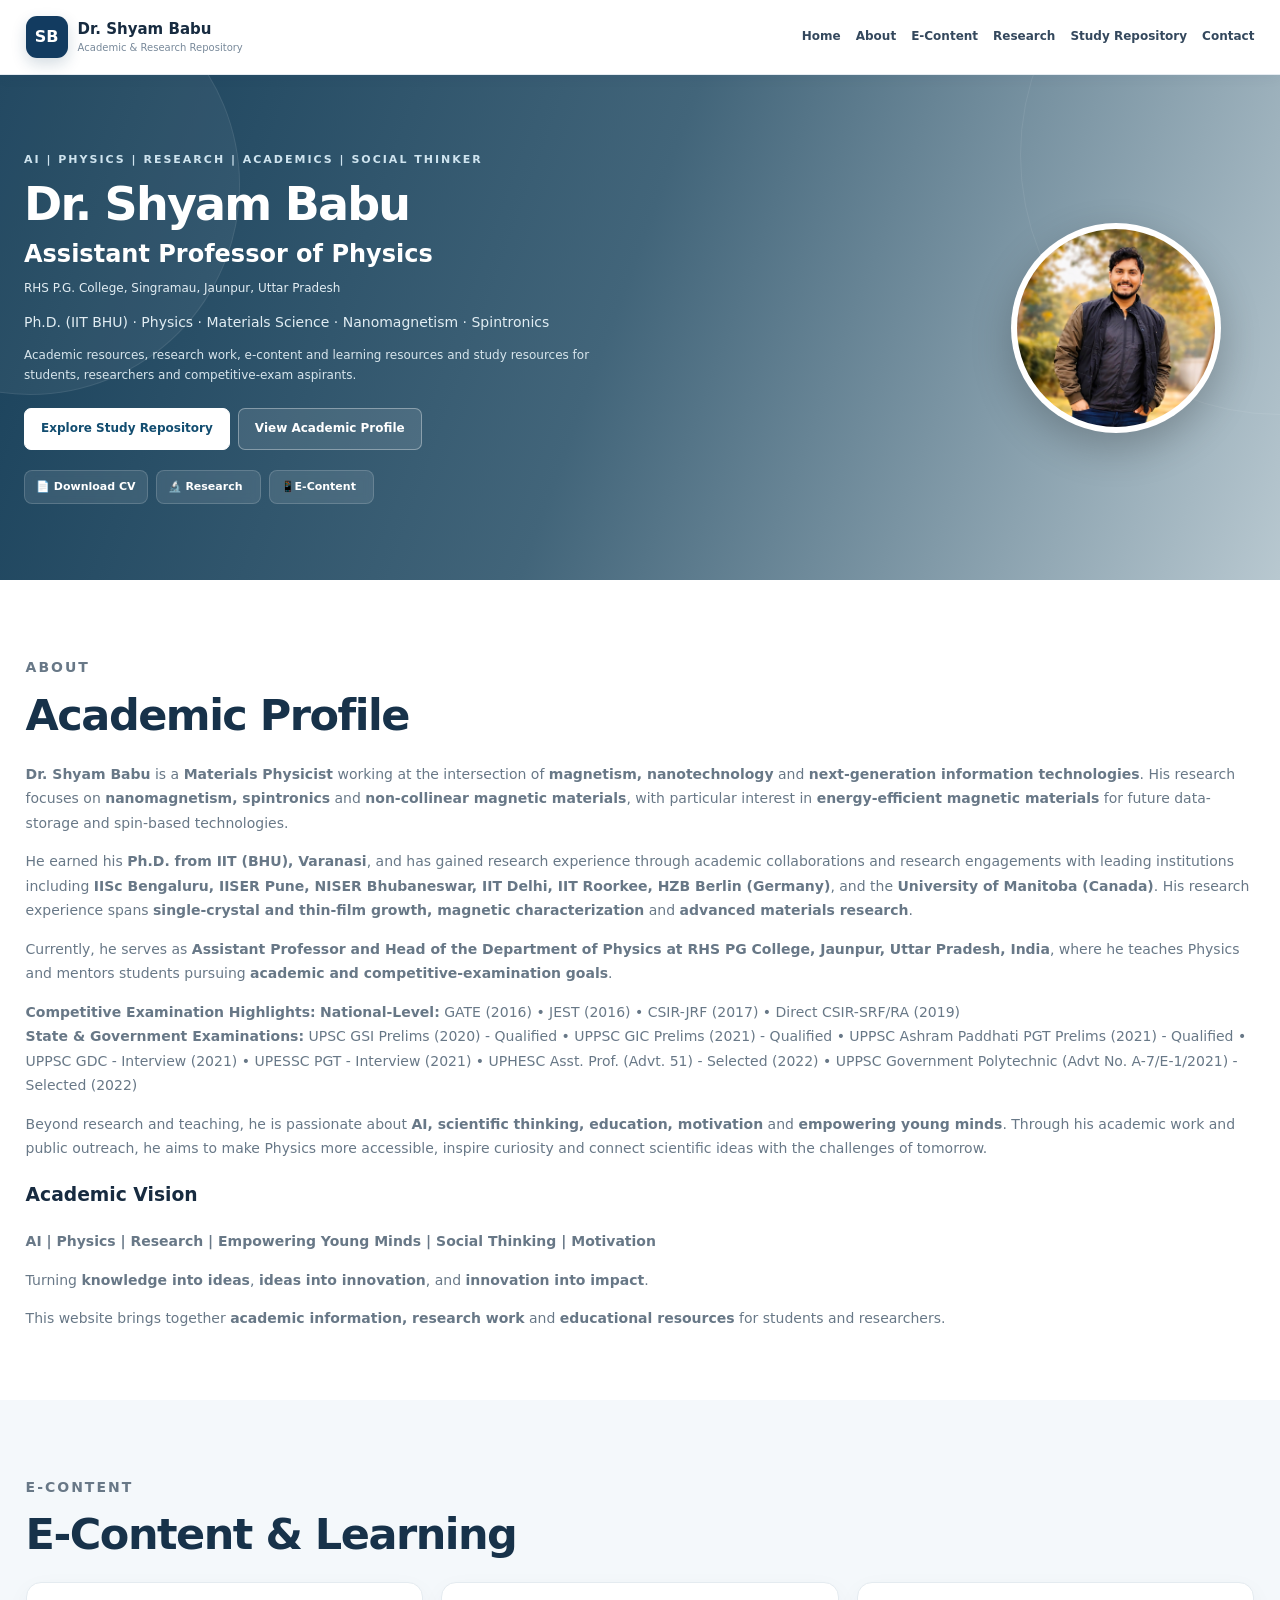
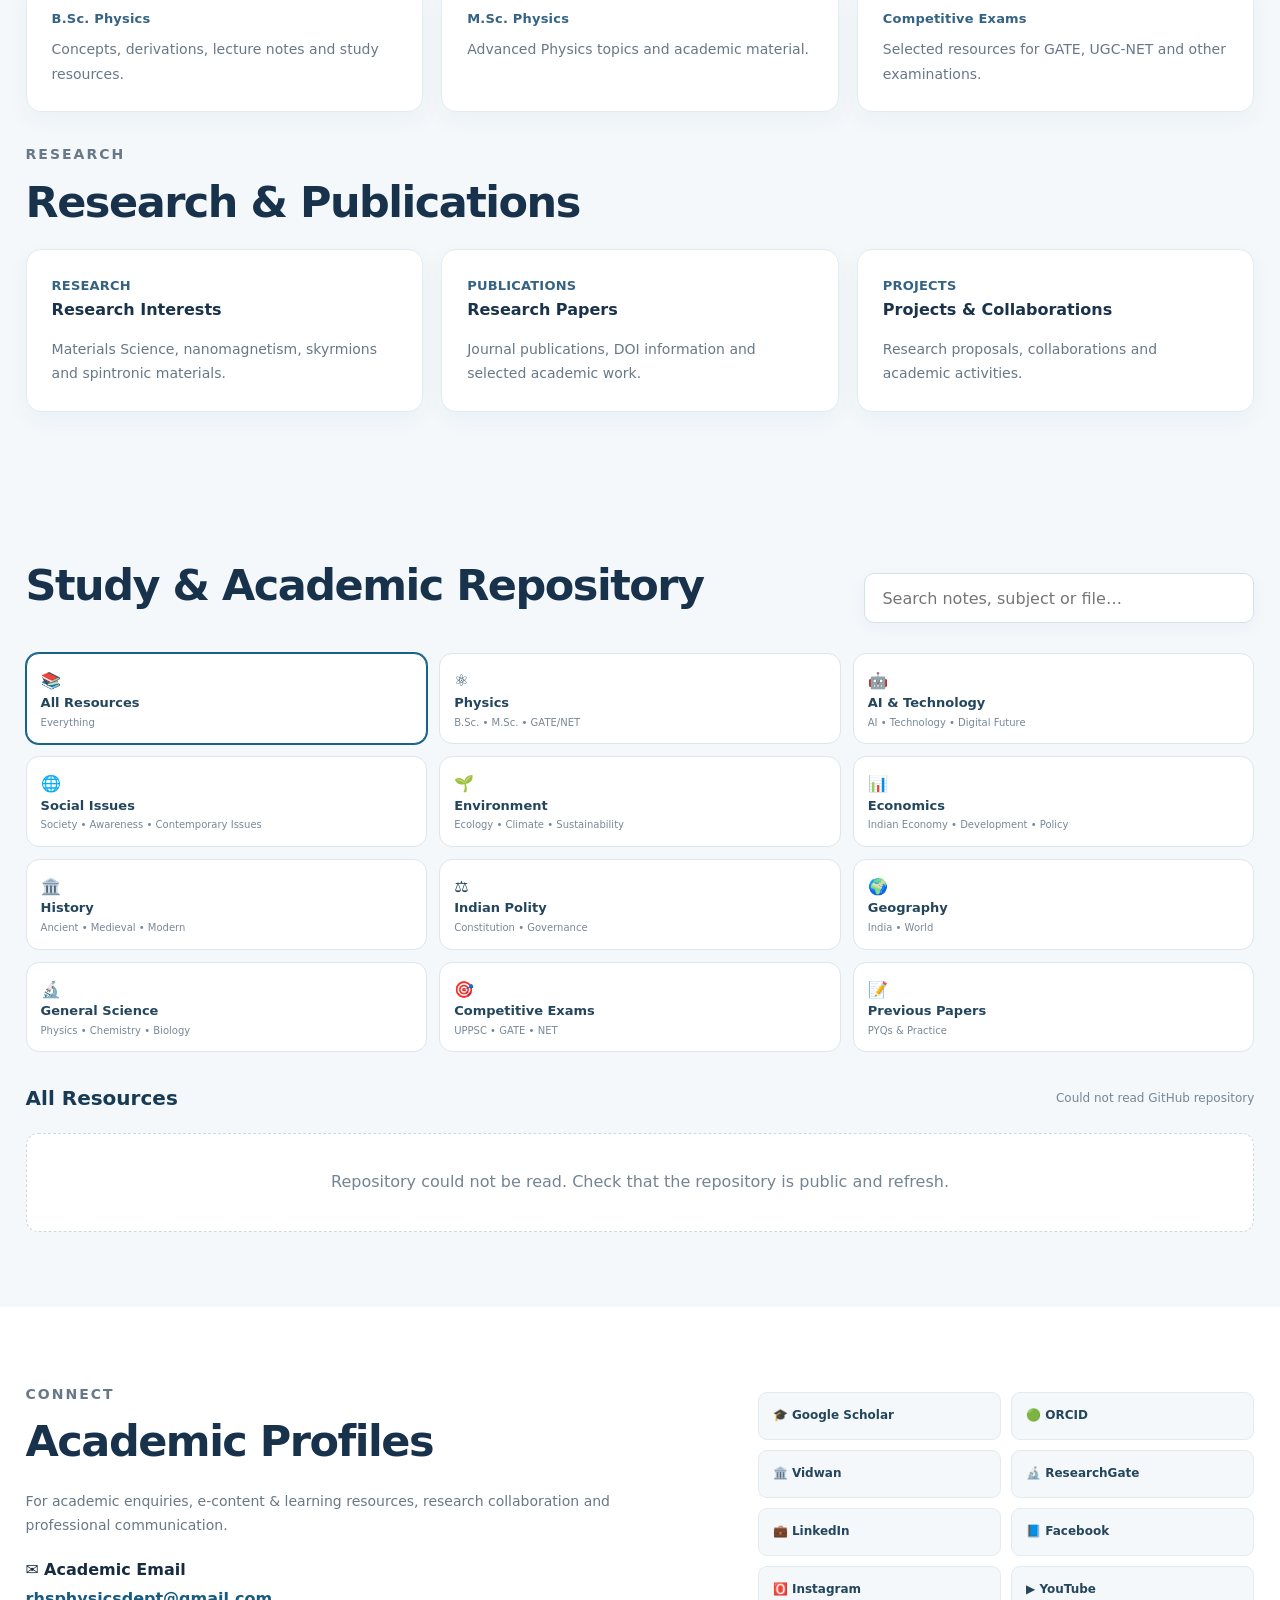
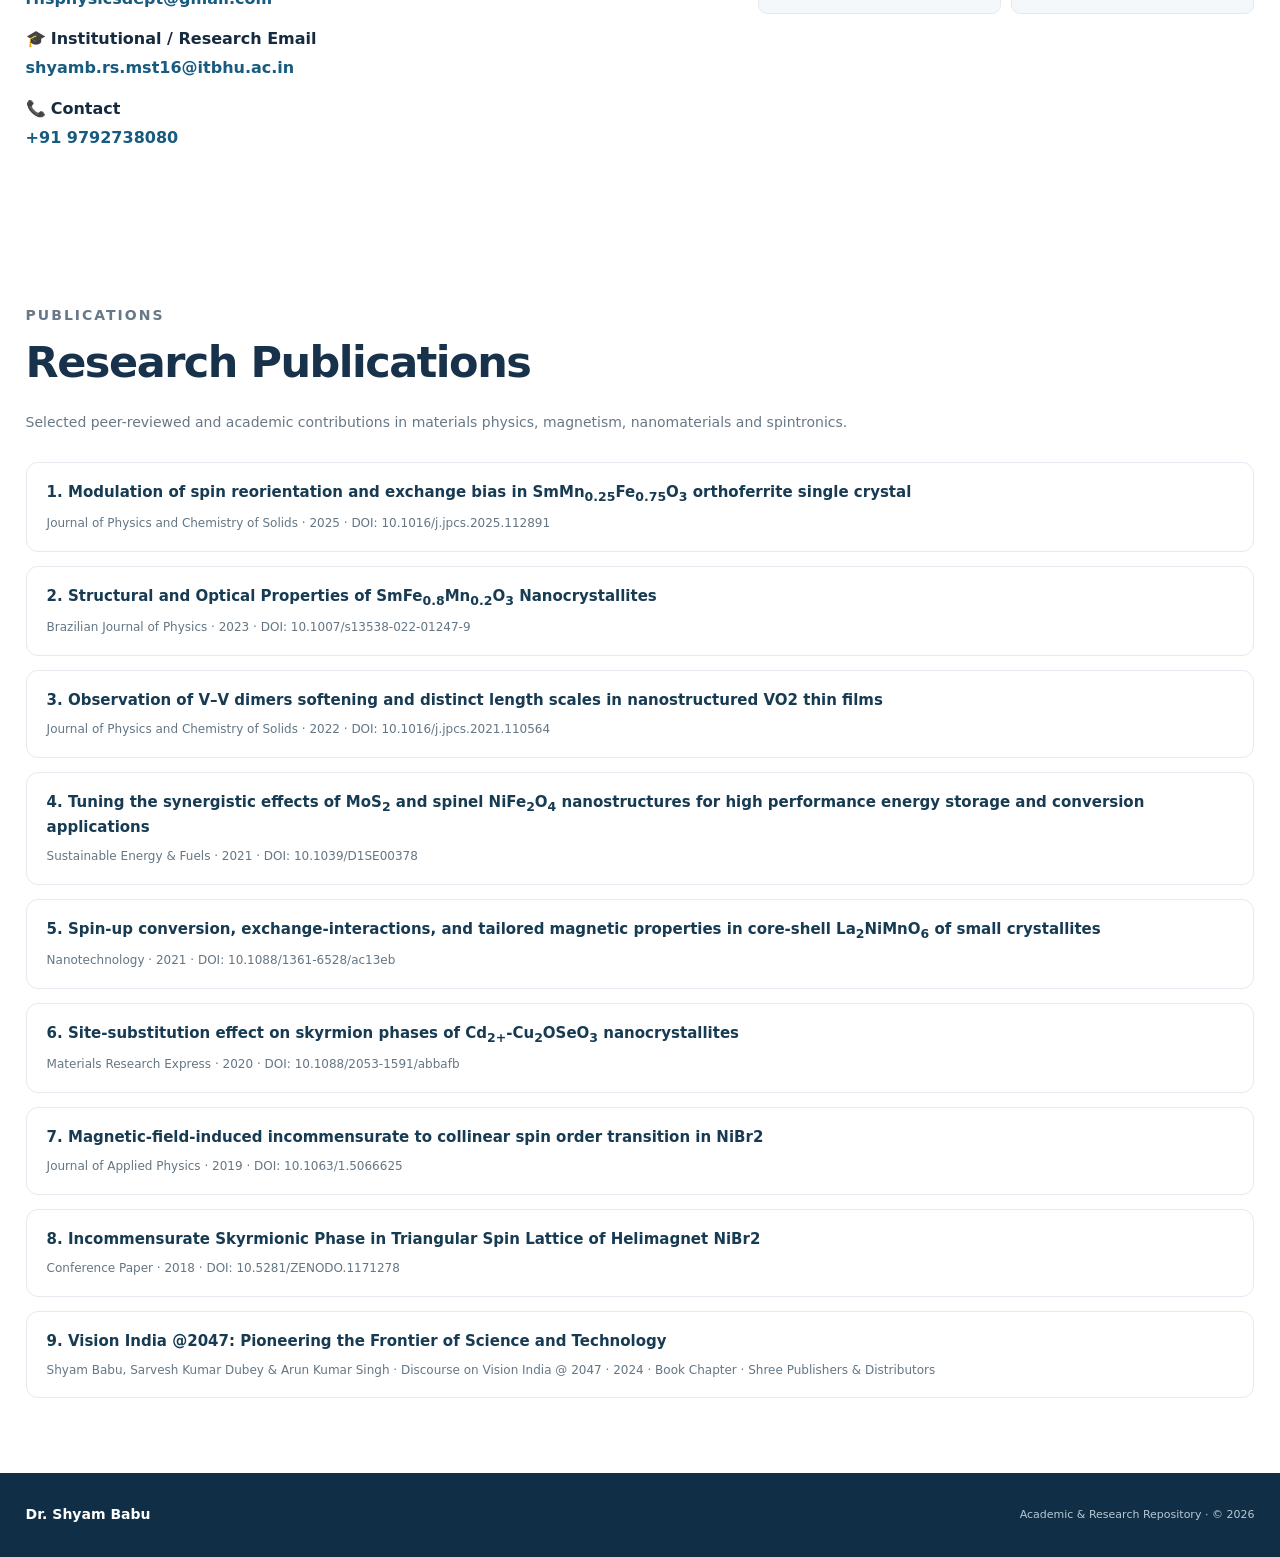
<file: index.html>
<!doctype html>
<html lang="en">
<head>
<meta charset="utf-8">
      <link rel="icon" type="image/png" href="/favicon.png">

<meta name="viewport"
      content="width=device-width, initial-scale=1">

<!-- Primary SEO -->
<title>Dr. Shyam Babu | Assistant Professor of Physics | Academic & Research</title>

<meta name="description"
      content="Dr. Shyam Babu, Assistant Professor of Physics at RHS P.G. College, Jaunpur. Explore academic profile, research publications, nanomagnetism, spintronics, e-content and learning resources and study materials.">

<meta name="author" content="Dr. Shyam Babu">

<meta name="robots"
      content="index, follow">

<!-- Canonical URL -->
<link rel="canonical"
      href="https://drshyambabu.in/">

<!-- Open Graph / Facebook / WhatsApp -->
<meta property="og:type"
      content="website">

<meta property="og:title"
      content="Dr. Shyam Babu | Assistant Professor of Physics">

<meta property="og:description"
      content="Academic profile, research publications, e-content and learning resources and study materials of Dr. Shyam Babu.">

<meta property="og:url"
      content="https://drshyambabu.in/">

<meta property="og:image"
      content="https://drshyambabu.in/profile.jpg">

<meta property="og:image:alt"
      content="Dr. Shyam Babu">

<meta property="og:site_name"
      content="Dr. Shyam Babu">

<!-- Twitter / X -->
<meta name="twitter:card"
      content="summary_large_image">

<meta name="twitter:title"
      content="Dr. Shyam Babu | Assistant Professor of Physics">

<meta name="twitter:description"
      content="Academic profile, research publications, e-content and learning resources and study materials.">

<meta name="twitter:image"
      content="https://drshyambabu.in/profile.jpg">

<meta name="twitter:image:alt"
      content="Dr. Shyam Babu">

<!-- Academic Person Structured Data -->
<script type="application/ld+json">
{
  "@context": "https://schema.org",
  "@graph": [

    {
      "@type": "Person",
      "@id": "https://drshyambabu.in/#person",
      "name": "Dr. Shyam Babu",
      "url": "https://drshyambabu.in/",
      "image": "https://drshyambabu.in/profile.jpg",
      "jobTitle": "Assistant Professor of Physics",
      "description": "Assistant Professor of Physics, academic researcher and educator working in materials physics, nanomagnetism and spintronics.",
      "worksFor": {
        "@type": "CollegeOrUniversity",
        "name": "RHS P.G. College",
        "address": {
          "@type": "PostalAddress",
          "addressLocality": "Singramau",
          "addressRegion": "Uttar Pradesh",
          "addressCountry": "IN"
        }
      },
      "alumniOf": {
        "@type": "CollegeOrUniversity",
        "name": "Indian Institute of Technology (BHU), Varanasi"
      },
      "sameAs": [
        "https://scholar.google.com/citations?hl=en&user=-Z7cWC0AAAAJ",
        "https://orcid.org/0000-0002-2892-9175",
        "https://www.researchgate.net/profile/Shyam-Babu-5",
        "https://www.linkedin.com/in/dr-shyam-babu-22aa5a166",
        "https://www.facebook.com/share/1D27x9dLiP/",
        "https://www.instagram.com/babushyamonline14",
        "https://youtube.com/@shyamnpriya"
      ]
    },

    {
      "@type": "WebSite",
      "@id": "https://drshyambabu.in/#website",
      "url": "https://drshyambabu.in/",
      "name": "Dr. Shyam Babu | Academic & Research Repository",
      "description": "Academic profile, research publications, e-content and learning resources and study materials.",
      "publisher": {
        "@id": "https://drshyambabu.in/#person"
      }
    },

    {
      "@type": "WebPage",
      "@id": "https://drshyambabu.in/#webpage",
      "url": "https://drshyambabu.in/",
      "name": "Dr. Shyam Babu | Assistant Professor of Physics | Academic & Research",
      "description": "Academic profile, research publications, e-content and learning resources and study materials of Dr. Shyam Babu.",
      "isPartOf": {
        "@id": "https://drshyambabu.in/#website"
      },
      "about": {
        "@id": "https://drshyambabu.in/#person"
      }
    }

  ]
}
</script>

<link rel="stylesheet" href="style.css">

</head>
<body>

<header>
<div class="container nav">

<a class="brand" href="#home">
<b class="logo">SB</b>
<span>
<strong>Dr. Shyam Babu</strong>
<small>Academic & Research Repository</small>
</span>
</a>

<button id="menu">☰</button>

<nav>
<a href="#home">Home</a>
<a href="#about">About</a>
<a href="#e-content">E-Content</a>
<a href="#publications">Research</a>
<a href="#repository">Study Repository</a>
<a href="#contact">Contact</a>
</nav>

</div>
</header>


<main>

<!-- HOME -->
<section id="home" class="hero">

  <div class="container heroGrid">

    <div class="heroContent">

    <p class="eyebrow">AI | PHYSICS | RESEARCH | Academics | SOCIAL THINKER</p>

      <h1>Dr. Shyam Babu</h1>

      <h2>Assistant Professor of Physics</h2>

      <p class="heroAffiliation">
        RHS P.G. College, Singramau, Jaunpur, Uttar Pradesh
      </p>

      <p class="lead">
        Ph.D. (IIT BHU) · Physics · Materials Science · Nanomagnetism · Spintronics
      </p>

      <p class="heroText">
        Academic resources, research work, e-content and learning resources and study
        resources for students, researchers and competitive-exam aspirants.
      </p>

      <div class="heroButtons">
        <a class="btn" href="#repository">
          Explore Study Repository
        </a>

        <a class="btn light" href="#about">
          View Academic Profile
        </a>
      </div>

      <div class="heroHighlights">

    <!-- DOWNLOAD CV -->
    <div class="hero-stat">
        <a href="cv.pdf" target="_blank">
            <strong>📄 Download CV</strong>
        </a>
    </div>

    <!-- RESEARCH -->
    <div class="hero-stat">
        <a href="#publications">
            <strong>🔬 Research</strong>
        </a>
    </div>

    <!-- E-CONTENT -->
    <div class="hero-stat">
        <a href="#e-content">
            <strong> 📱E-Content</strong>
        </a>
    </div>

</div>

    </div>
<div class="heroProfile">

  <div class="profileImageBox">
    <img
      src="profile.jpg"
      alt="Dr. Shyam Babu"
    >
  </div>

  </div>

</div>

</section>

<!-- ABOUT -->
<section id="about" class="section">

<div class="container two">

<div>

<p class="eyebrow">ABOUT</p>

<h2>Academic Profile</h2>

<p>
        <strong>Dr. Shyam Babu</strong> is a <strong>Materials Physicist</strong>
        working at the intersection of <strong>magnetism, nanotechnology</strong>
        and <strong>next-generation information technologies</strong>.
       His research focuses on <strong>nanomagnetism, spintronics</strong> and
        <strong>non-collinear magnetic materials</strong>, with particular interest
        in <strong>energy-efficient magnetic materials</strong> for future
        data-storage and spin-based technologies.
    </p>

    <p>
        He earned his <strong>Ph.D. from IIT (BHU), Varanasi</strong>, and has
        gained research experience through academic collaborations and research
        engagements with leading institutions including
        <strong>IISc Bengaluru, IISER Pune, NISER Bhubaneswar, IIT Delhi,
        IIT Roorkee, HZB Berlin (Germany)</strong>, and the
        <strong>University of Manitoba (Canada)</strong>. His research experience
        spans <strong>single-crystal and thin-film growth, magnetic
        characterization</strong> and <strong>advanced materials research</strong>.
    </p>

    <p>
        Currently, he serves as <strong>Assistant Professor and Head of the
        Department of Physics at RHS PG College, Jaunpur, Uttar Pradesh,
        India</strong>, where he teaches Physics and mentors students pursuing
        <strong>academic and competitive-examination goals</strong>.
    </p>

<p>
  <strong>Competitive Examination Highlights:</strong>
  <strong>National-Level:</strong>
  GATE (2016) • JEST (2016) • CSIR-JRF (2017) • Direct CSIR-SRF/RA (2019)
  <br>
  <strong>State &amp; Government Examinations:</strong>
  UPSC GSI Prelims (2020) - Qualified • UPPSC GIC Prelims (2021) - Qualified • UPPSC Ashram Paddhati PGT Prelims (2021) - Qualified • UPPSC GDC - Interview (2021) • UPESSC PGT - Interview (2021) • UPHESC Asst. Prof. (Advt. 51) - Selected (2022) • UPPSC Government Polytechnic (Advt No. A-7/E-1/2021) - Selected (2022)
</p>
  
    <p>
        Beyond research and teaching, he is passionate about
        <strong>AI, scientific thinking, education, motivation</strong> and
        <strong>empowering young minds</strong>. Through his academic work and
        public outreach, he aims to make Physics more accessible, inspire
        curiosity and connect scientific ideas with the challenges of tomorrow.
    </p>


    <!-- =========================
         ACADEMIC VISION
         ========================= -->

    <div class="academicvision-box">

        <h3>Academic Vision</h3>

        <p class="academic-vision-keywords">
            <strong>
                AI | Physics | Research | Empowering Young Minds |
                Social Thinking | Motivation
            </strong>
        </p>

        <p class="academic-vision-statement">
            Turning 
            <strong>knowledge into ideas</strong>,
            <strong>ideas into innovation</strong>, and
            <strong>innovation into impact</strong>.
        </p>

    </div>


    <!-- =========================
         WEBSITE PURPOSE
         ========================= -->

    <p class="website-purpose">
        This website brings together <strong>academic information,
        research work</strong> and <strong>educational resources</strong>
        for students and researchers.
</p>

</div>

</div>

</section>


<!-- E-CONTENT-->
<section id="e-content" class="section soft">

<div class="container">

<p class="eyebrow">E-CONTENT</p>

<h2>E-Content & Learning</h2>

<div class="grid3">

<article class="card"
onclick="openUGContent()"
style="cursor: pointer;">

<b>B.Sc. Physics</b>

<p>
Concepts, derivations, lecture notes and study resources.
</p>

</article>


<article class="card">

<b>M.Sc. Physics</b>

<p>
Advanced Physics topics and academic material.
</p>

</article>


<article class="card">

<b>Competitive Exams</b>

<p>
Selected resources for GATE, UGC-NET and other examinations.
</p>

</article>

</div>

</div>


<!-- UG E-CONTENT -->
<div id="ugContent" class="ug-econtent" style="display:none;">

<div class="container">

<div class="section-head">

<p class="eyebrow">E-CONTENT</p>

<h2>Classical Mechanics — UG E-Content</h2>

<p>
Four-quadrant learning resources for undergraduate Physics.
</p>

</div>


<div class="cm-table-wrap">

<table class="cm-table">

<thead>
<tr>

<th>Module</th>

<th>
Q1<br>
Video Lecture
</th>

<th>
Q2<br>
PDF / Notes
</th>

<th>
Q3<br>
Web Resources
</th>

<th>
Q4<br>
Quiz / Self-Assessment
</th>

</tr>
</thead>


<tbody>


<!-- ===================================================== -->
<!-- MODULE 1 — CONSTRAINED MOTION -->
<!-- ===================================================== -->

<tr class="cm-module-1">

<td>
<strong>1. Constrained Motion</strong>
</td>

<td>
<a href="https://youtu.be/oz0COjVcLbI?si=a_D48dW8eYqAZd7n"
   class="cm-q q1">
YouTube
</a>
</td>

<td>
<a href="https://drive.google.com/file/d/1KLpRHaTwhCG8JriPxHSFrTO_q3T11s3z/view?usp=sharing"
   class="cm-q q2">
Class Notes / PDF
</a>
</td>

<td>

<div class="cm-q q3">

<a href="https://raw.githubusercontent.com/drshyambabu/drshyambabu.github.io/main/study-material/physics/Classical_Mechanics_Units_1_%26_2_Extended_Lecture_Notes_Dr_Shyam_Babu.pdf"
   target="_blank"
   rel="noopener">
Resource 1
</a>

<a href="https://www.math.toronto.edu/khesin/biblio/GoldsteinPooleSafkoClassicalMechanics.pdf"
   target="_blank"
   rel="noopener">
Resource 2
</a>

<a href="https://www.physics.rutgers.edu/~shapiro/507/book.pdf"
   target="_blank"
   rel="noopener">
Resource 3
</a>

</div>

</td>

<td>
<a href="https://drive.google.com/file/d/12QpnxI3ShAChgkTnfvAX9Elrlb8Hp4ET/view?usp=sharing"
   class="cm-q q4">
Quiz / Self-Assessment
</a>
</td>

</tr>


<!-- ===================================================== -->
<!-- MODULE 2 — LAGRANGIAN FORMALISM -->
<!-- ===================================================== -->

<tr>

<td>
<strong>2. Lagrangian Formalism</strong>
</td>

<td>
<a href="https://youtu.be/oz0COjVcLbI?si=a_D48dW8eYqAZd7n"
   class="cm-q q1">
YouTube
</a>
</td>

<td>
<a href="https://drive.google.com/file/d/1MkrbgOzf6YFNxI0odQnrYdMctdRUMtQf/view?usp=sharing"
   class="cm-q q2">
Class Notes / PDF
</a>
</td>

<td>

<div class="cm-q q3">

<a href="https://raw.githubusercontent.com/drshyambabu/drshyambabu.github.io/main/study-material/physics/Classical_Mechanics_Units_1_%26_2_Extended_Lecture_Notes_Dr_Shyam_Babu.pdf"
   target="_blank"
   rel="noopener">
Resource 1
</a>

<a href="https://www.math.toronto.edu/khesin/biblio/GoldsteinPooleSafkoClassicalMechanics.pdf"
   target="_blank"
   rel="noopener">
Resource 2
</a>

<a href="https://www.physics.rutgers.edu/~shapiro/507/book.pdf"
   target="_blank"
   rel="noopener">
Resource 3
</a>

</div>

</td>

<td>
<a href="https://drive.google.com/file/d/1WTS7IH3OTZ6z7_SN2li32qnvbkqS7jxU/view?usp=sharing"
   class="cm-q q4">
Quiz / Self-Assessment
</a>
</td>

</tr>


<!-- ===================================================== -->
<!-- MODULE 3 — HAMILTONIAN FORMALISM -->
<!-- ===================================================== -->

<tr>

<td>
<strong>3. Hamiltonian Formalism</strong>
</td>

<td>
<a href="https://youtu.be/oz0COjVcLbI?si=a_D48dW8eYqAZd7n"
   class="cm-q q1">
YouTube
</a>
</td>

<td>
<a href="https://drive.google.com/file/d/1uMeY_xq49daXuk-1EfwByXY_HZ_T0MP1/view?usp=sharing"
   class="cm-q q2">
Class Notes / PDF
</a>
</td>

<td>

<div class="cm-q q3">

<a href="https://raw.githubusercontent.com/drshyambabu/drshyambabu.github.io/main/study-material/physics/Classical_Mechanics_Units_1_%26_2_Extended_Lecture_Notes_Dr_Shyam_Babu.pdf"
   target="_blank"
   rel="noopener">
Resource 1
</a>

<a href="https://www.math.toronto.edu/khesin/biblio/GoldsteinPooleSafkoClassicalMechanics.pdf"
   target="_blank"
   rel="noopener">
Resource 2
</a>

<a href="https://www.physics.rutgers.edu/~shapiro/507/book.pdf"
   target="_blank"
   rel="noopener">
Resource 3
</a>

</div>

</td>

<td>
<a href="https://drive.google.com/file/d/12-v05eIGgSo7JSzasBFTjwKfEgIZxJT4/view?usp=sharing"
   class="cm-q q4">
Quiz / Self-Assessment
</a>
</td>

</tr>


<!-- ===================================================== -->
<!-- MODULE 4 — CENTRAL FORCE -->
<!-- ===================================================== -->

<tr>

<td>
<strong>4. Central Force</strong>
</td>

<td>
<a href="https://youtu.be/oz0COjVcLbI?si=a_D48dW8eYqAZd7n"
   class="cm-q q1">
YouTube
</a>
</td>

<td>
<a href="https://drive.google.com/file/d/112aqzrovCUnECzUO9vub9wl64hKwYAv1/view?usp=sharing"
   class="cm-q q2">
Class Notes / PDF
</a>
</td>

<td>

<div class="cm-q q3">

<a href="https://raw.githubusercontent.com/drshyambabu/drshyambabu.github.io/main/study-material/physics/Classical_Mechanics_Units_1_%26_2_Extended_Lecture_Notes_Dr_Shyam_Babu.pdf"
   target="_blank"
   rel="noopener">
Resource 1
</a>

<a href="https://www.math.toronto.edu/khesin/biblio/GoldsteinPooleSafkoClassicalMechanics.pdf"
   target="_blank"
   rel="noopener">
Resource 2
</a>

<a href="https://www.physics.rutgers.edu/~shapiro/507/book.pdf"
   target="_blank"
   rel="noopener">
Resource 3
</a>

</div>

</td>

<td>
<a href="https://drive.google.com/file/d/1kSRi35JUm6ZIEqVFbGPZUCLoXbnx3DCH/view?usp=sharing"
   class="cm-q q4">
Quiz / Self-Assessment
</a>
</td>

</tr>


</tbody>

</table>

</div>

</div>

</div>
<!-- RESEARCH -->

<div class="container">

<p class="eyebrow">RESEARCH</p>

<h2>Research & Publications</h2>

<div class="grid3">

<!-- RESEARCH INTERESTS -->
<a href="#publications" class="card">

<b>RESEARCH</b>

<h3>Research Interests</h3>

<p>
Materials Science, nanomagnetism, skyrmions and spintronic materials.
</p>

</a>


<!-- PUBLICATIONS -->
<a href="#publications" class="card">

<b>PUBLICATIONS</b>

<h3>Research Papers</h3>

<p>
Journal publications, DOI information and selected academic work.
</p>

</a>


<!-- PROJECTS -->
<a class="card">

<b>PROJECTS</b>

<h3>Projects & Collaborations</h3>

<p>
Research proposals, collaborations and academic activities.
</p>

</a>

</div>

</div>

</section>

<!-- STUDY REPOSITORY -->
<section id="repository" class="section soft">

<div class="container">

<div class="repoTop">

<div>

<h2>Study & Academic Repository</h2>

</div>

<input
id="search"
placeholder="Search notes, subject or file…"
>

</div>


<div id="categories" class="categories">

<button class="active" data-cat="all">
📚 <b>All Resources</b>
<small>Everything</small>
</button>


<button data-cat="physics">
⚛️ <b>Physics</b>
<small>B.Sc. • M.Sc. • GATE/NET</small>
</button>

<button data-cat="ai-technology">
    🤖 <b>AI &amp; Technology</b>
    <small>AI • Technology • Digital Future</small>
</button>

  
<button data-cat="social-issues">
🌐  <b>Social Issues</b>
<small>Society • Awareness • Contemporary Issues</small>
</button>

<button data-cat="environment">
    🌱 <b>Environment</b>
    <small>Ecology • Climate • Sustainability</small>
</button>

<button data-cat="economics">
    📊 <b>Economics</b>
    <small>Indian Economy • Development • Policy</small>
</button>
<button data-cat="history">
🏛️ <b>History</b>
<small>Ancient • Medieval • Modern</small>
</button>


<button data-cat="polity">
⚖️ <b>Indian Polity</b>
<small>Constitution • Governance</small>
</button>


<button data-cat="geography">
🌍 <b>Geography</b>
<small>India • World</small>
</button>


<button data-cat="general-science">
🔬 <b>General Science</b>
<small>Physics • Chemistry • Biology</small>
</button>


<button data-cat="competitive-exams">
🎯 <b>Competitive Exams</b>
<small>UPPSC • GATE • NET</small>
</button>


<button data-cat="previous-papers">
  📝 <b>Previous Papers</b>
  <small>PYQs & Practice</small>
</button>

</div>


<!-- ALL RESOURCES -->

<div class="repoBar">

  <h3 id="heading">All Resources</h3>

  <span id="status">Loading repository…</span>

</div>

<div id="resources" class="resources"></div>

<div id="empty" class="empty" hidden>
  No resources found. Upload a PDF to one of the
  study-material folders and refresh.
</div>


</div>

</section>


<!-- ACADEMIC PROFILES -->

<section id="contact" class="section">
  <div class="container contact">

    <div>
      <p class="eyebrow">CONNECT</p>
      <h2>Academic Profiles</h2>

      <p>
        For academic enquiries, e-content & learning resources, research
        collaboration and professional communication.
      </p>

      <div style="margin-top:18px; line-height:1.8;">

        <div>
          ✉️ <strong>Academic Email</strong><br>
          <a href="mailto:rhsphysicsdept@gmail.com">
            rhsphysicsdept@gmail.com
          </a>
        </div>

        <div style="margin-top:12px;">
          🎓 <strong>Institutional / Research Email</strong><br>
          <a href="mailto:shyamb.rs.mst16@itbhu.ac.in">
            shyamb.rs.mst16@itbhu.ac.in
          </a>
        </div>

        <div style="margin-top:12px;">
          📞 <strong>Contact</strong><br>
          <a href="tel:+919792738070">
            +91 9792738080
          </a>
        </div>

      </div>
    </div>

    <div class="links">

      <a href="https://scholar.google.com/citations?hl=en&user=-Z7cWC0AAAAJ"
         target="_blank" rel="noopener">
        🎓 Google Scholar
      </a>

      <a href="https://orcid.org/0000-0002-2892-9175"
         target="_blank" rel="noopener">
        🟢 ORCID
      </a>

      <a href="#" target="_blank" rel="noopener">
        🏛️ Vidwan
      </a>

      <a href="https://www.researchgate.net/profile/Shyam-Babu-5"
         target="_blank" rel="noopener">
        🔬 ResearchGate
      </a>

      <a href="https://www.linkedin.com/in/dr-shyam-babu-22aa5a166"
         target="_blank" rel="noopener">
        💼 LinkedIn
      </a>

      <a href="https://www.facebook.com/share/1D27x9dLiP/"
         target="_blank" rel="noopener">
        📘 Facebook
      </a>

      <a href="https://www.instagram.com/babushyamonline14"
         target="_blank" rel="noopener">
         🅾️ Instagram 
      </a>

      
      <a href="https://youtube.com/@shyamnpriya?si=dmoprY0XbC-ag8hg"
         target="_blank" rel="noopener">
        ▶️ YouTube 
      </a>


    </div>

  </div>
</section>

</main>

  
<!-- RESEARCH PUBLICATIONS -->
<section id="publications" class="section publications-section">

  <div class="container">

    <p class="eyebrow">PUBLICATIONS</p>

    <h2>Research Publications</h2>

    <p class="section-intro">
      Selected peer-reviewed and academic contributions in materials physics,
      magnetism, nanomaterials and spintronics.
    </p>

    <div class="publication-list">

      <a class="publication-card"
         href="https://doi.org/10.1016/j.jpcs.2025.112891"
         target="_blank"
         rel="noopener">
        <strong>
          1. Modulation of spin reorientation and exchange bias in
          SmMn<sub>0.25</sub>Fe<sub>0.75</sub>O<sub>3</sub> orthoferrite single crystal
        </strong>
        <small>
          Journal of Physics and Chemistry of Solids · 2025 ·
          DOI: 10.1016/j.jpcs.2025.112891
        </small>
      </a>


      <a class="publication-card"
         href="https://doi.org/10.1007/s13538-022-01247-9"
         target="_blank"
         rel="noopener">
        <strong>
          2. Structural and Optical Properties of
          SmFe<sub>0.8</sub>Mn<sub>0.2</sub>O<sub>3</sub> Nanocrystallites
        </strong>
        <small>
          Brazilian Journal of Physics · 2023 ·
          DOI: 10.1007/s13538-022-01247-9
        </small>
      </a>


      <a class="publication-card"
         href="https://doi.org/10.1016/j.jpcs.2021.110564"
         target="_blank"
         rel="noopener">
        <strong>
          3. Observation of V–V dimers softening and distinct length scales
          in nanostructured VO2 thin films
        </strong>
        <small>
          Journal of Physics and Chemistry of Solids · 2022 ·
          DOI: 10.1016/j.jpcs.2021.110564
        </small>
      </a>


      <a class="publication-card"
         href="https://doi.org/10.1039/D1SE00378"
         target="_blank"
         rel="noopener">
        <strong>
          4. Tuning the synergistic effects of MoS<sub>2</sub> and spinel NiFe<sub>2</sub>O<sub>4</sub>
          nanostructures for high performance energy storage and
          conversion applications
        </strong>
        <small>
          Sustainable Energy &amp; Fuels · 2021 ·
          DOI: 10.1039/D1SE00378
        </small>
      </a>


      <a class="publication-card"
         href="https://doi.org/10.1088/1361-6528/ac13eb"
         target="_blank"
         rel="noopener">
        <strong>
          5. Spin-up conversion, exchange-interactions, and tailored
          magnetic properties in core-shell La<sub>2</sub>NiMnO<sub>6</sub> of small crystallites
        </strong>
        <small>
          Nanotechnology · 2021 ·
          DOI: 10.1088/1361-6528/ac13eb
        </small>
      </a>


      <a class="publication-card"
         href="https://doi.org/10.1088/2053-1591/abbafb"
         target="_blank"
         rel="noopener">
        <strong>
          6. Site-substitution effect on skyrmion phases of
          Cd<sub>2+</sub>-Cu<sub>2</sub>OSeO<sub>3</sub> nanocrystallites
        </strong>
        <small>
          Materials Research Express · 2020 ·
          DOI: 10.1088/2053-1591/abbafb
        </small>
      </a>


      <a class="publication-card"
         href="https://doi.org/10.1063/1.5066625"
         target="_blank"
         rel="noopener">
        <strong>
          7. Magnetic-field-induced incommensurate to collinear spin
          order transition in NiBr2
        </strong>
        <small>
          Journal of Applied Physics · 2019 ·
          DOI: 10.1063/1.5066625
        </small>
      </a>


      <a class="publication-card"
         href="https://doi.org/10.5281/ZENODO.1171278"
         target="_blank"
         rel="noopener">
        <strong>
          8. Incommensurate Skyrmionic Phase in Triangular Spin Lattice
          of Helimagnet NiBr2
        </strong>
        <small>
          Conference Paper · 2018 ·
          DOI: 10.5281/ZENODO.1171278
        </small>
      </a>

          <a class="publication-card"
   href="https://drive.google.com/file/d/1k4mOLqtxAtPfxVor3OMQQsDpaAK3gBOB/view?usp=sharing"
   target="_blank"
   rel="noopener">

  <strong>
    9. Vision India @2047: Pioneering the Frontier of
    Science and Technology
  </strong>

  <small>
    Shyam Babu, Sarvesh Kumar Dubey & Arun Kumar Singh ·
    Discourse on Vision India @ 2047 · 2024 ·
    Book Chapter · Shree Publishers & Distributors
  </small>

</a>

    </div>

  </div>

</section>
<footer>

<div class="container">

<b>Dr. Shyam Babu</b>

<small>
Academic & Research Repository · ©
<span id="year"></span>
</small>

</div>

</footer>


<script src="script.js"></script>

</body>
</html>
</file>
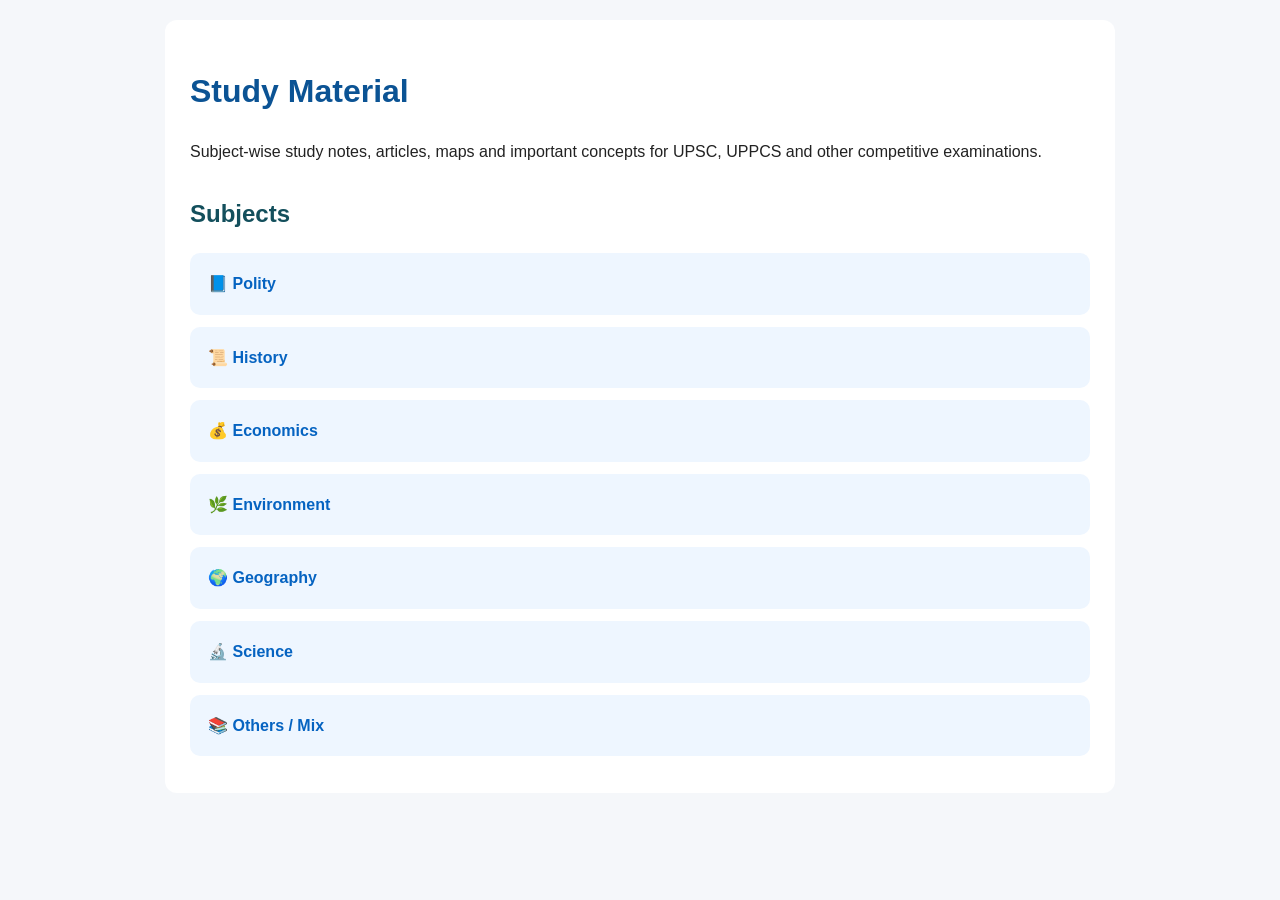
<file: study/geography/index.html>
<!DOCTYPE html>
<html lang="en">
<head>
<meta charset="UTF-8">
<meta name="viewport" content="width=device-width, initial-scale=1.0">

<title>Study Material | Dr. Shyam Babu</title>

<meta name="description"
content="Subject-wise study notes by Dr. Shyam Babu covering Polity, History, Economics, Environment, Geography, Science and Others.">

<style>
body {
    font-family: Arial, sans-serif;
    line-height: 1.6;
    margin: 0;
    padding: 20px;
    background: #f5f7fa;
    color: #222;
}

.container {
    max-width: 900px;
    margin: auto;
    background: white;
    padding: 25px;
    border-radius: 12px;
}

h1 {
    color: #0b5394;
}

h2 {
    color: #134f5c;
    margin-top: 30px;
}

.card {
    padding: 18px;
    margin: 12px 0;
    background: #eef6ff;
    border-radius: 10px;
}

.card a {
    color: #0563c1;
    text-decoration: none;
    font-weight: bold;
}

.card a:hover {
    text-decoration: underline;
}
</style>
</head>

<body>

<div class="container">

<h1>Study Material</h1>

<p>
Subject-wise study notes, articles, maps and important concepts
for UPSC, UPPCS and other competitive examinations.
</p>

<h2>Subjects</h2>

<div class="card">
📘 <a href="/study/polity/">Polity</a>
</div>

<div class="card">
📜 <a href="/study/history/">History</a>
</div>

<div class="card">
💰 <a href="/study/economics/">Economics</a>
</div>

<div class="card">
🌿 <a href="/study/environment/">Environment</a>
</div>

<div class="card">
🌍 <a href="/study/geography/">Geography</a>
</div>

<div class="card">
🔬 <a href="/study/science/">Science</a>
</div>

<div class="card">
📚 <a href="/study/others-mix/">Others / Mix</a>
</div>

</div>

</body>
</html>
</file>
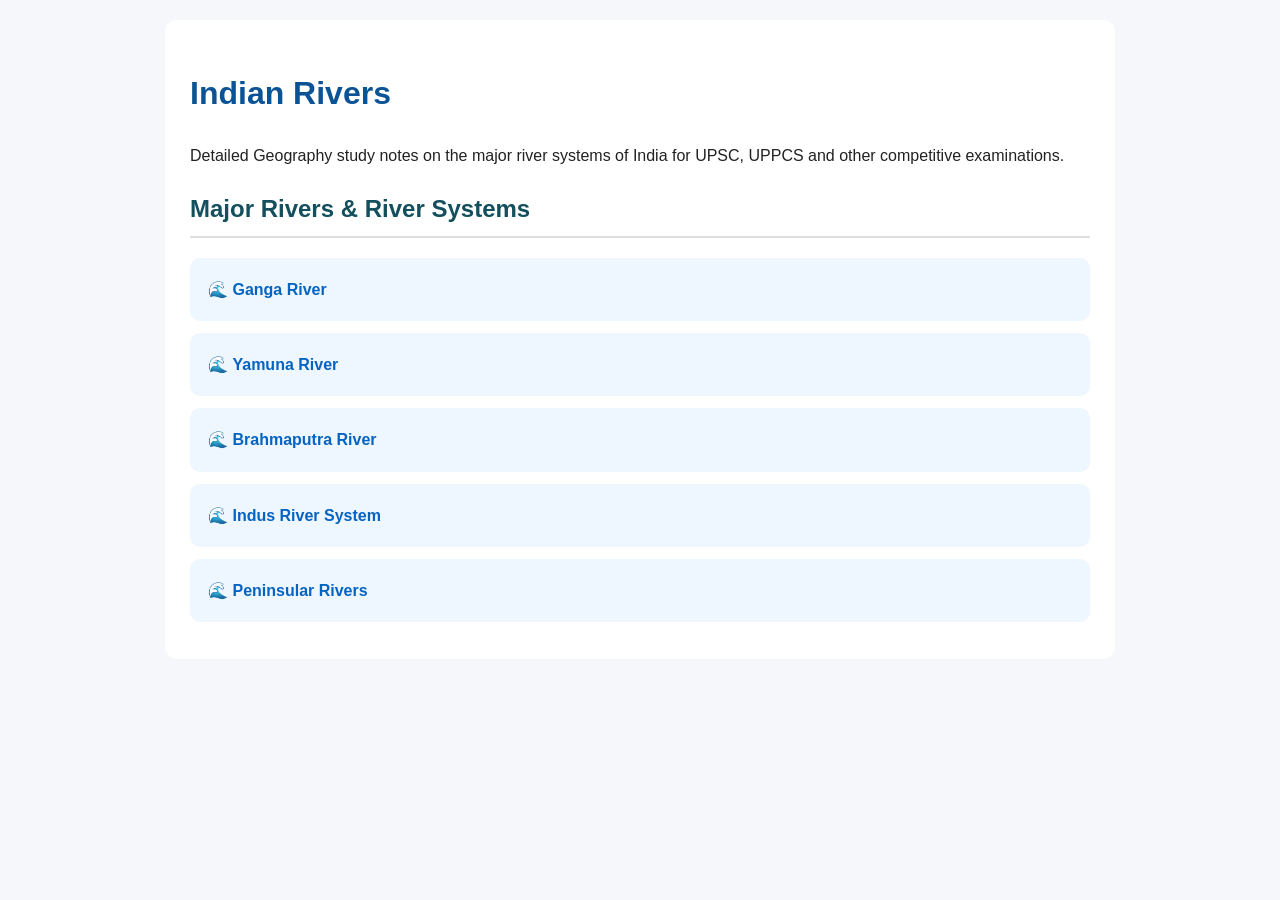
<file: study/geography/indian-rivers/index.html>
<!DOCTYPE html>
<html lang="en">
<head>
<meta charset="UTF-8">
<meta name="viewport" content="width=device-width, initial-scale=1.0">

<title>Indian Rivers | Geography | Dr. Shyam Babu</title>

<meta name="description"
content="Detailed study notes on Indian Rivers including Ganga, Yamuna, Brahmaputra, Indus and major Peninsular rivers.">

<style>
body {
    font-family: Arial, sans-serif;
    line-height: 1.7;
    margin: 0;
    padding: 20px;
    background: #f5f7fa;
    color: #222;
}

.container {
    max-width: 900px;
    margin: auto;
    background: white;
    padding: 25px;
    border-radius: 12px;
}

h1 {
    color: #0b5394;
}

h2 {
    color: #134f5c;
    border-bottom: 2px solid #ddd;
    padding-bottom: 6px;
}

.card {
    padding: 18px;
    margin: 12px 0;
    background: #eef6ff;
    border-radius: 10px;
}

a {
    color: #0563c1;
    text-decoration: none;
    font-weight: bold;
}

a:hover {
    text-decoration: underline;
}
</style>
</head>

<body>

<div class="container">

<h1>Indian Rivers</h1>

<p>
Detailed Geography study notes on the major river systems of India
for UPSC, UPPCS and other competitive examinations.
</p>

<h2>Major Rivers & River Systems</h2>

<div class="card">
🌊 <a href="/study/geography/indian-rivers/ganga-river/">
Ganga River
</a>
</div>

<div class="card">
🌊 <a href="/study/geography/indian-rivers/yamuna-river/">
Yamuna River
</a>
</div>

<div class="card">
🌊 <a href="/study/geography/indian-rivers/brahmaputra-river/">
Brahmaputra River
</a>
</div>

<div class="card">
🌊 <a href="/study/geography/indian-rivers/indus-river/">
Indus River System
</a>
</div>

<div class="card">
🌊 <a href="/study/geography/indian-rivers/peninsular-rivers/">
Peninsular Rivers
</a>
</div>

</div>

</body>
</html>
</file>
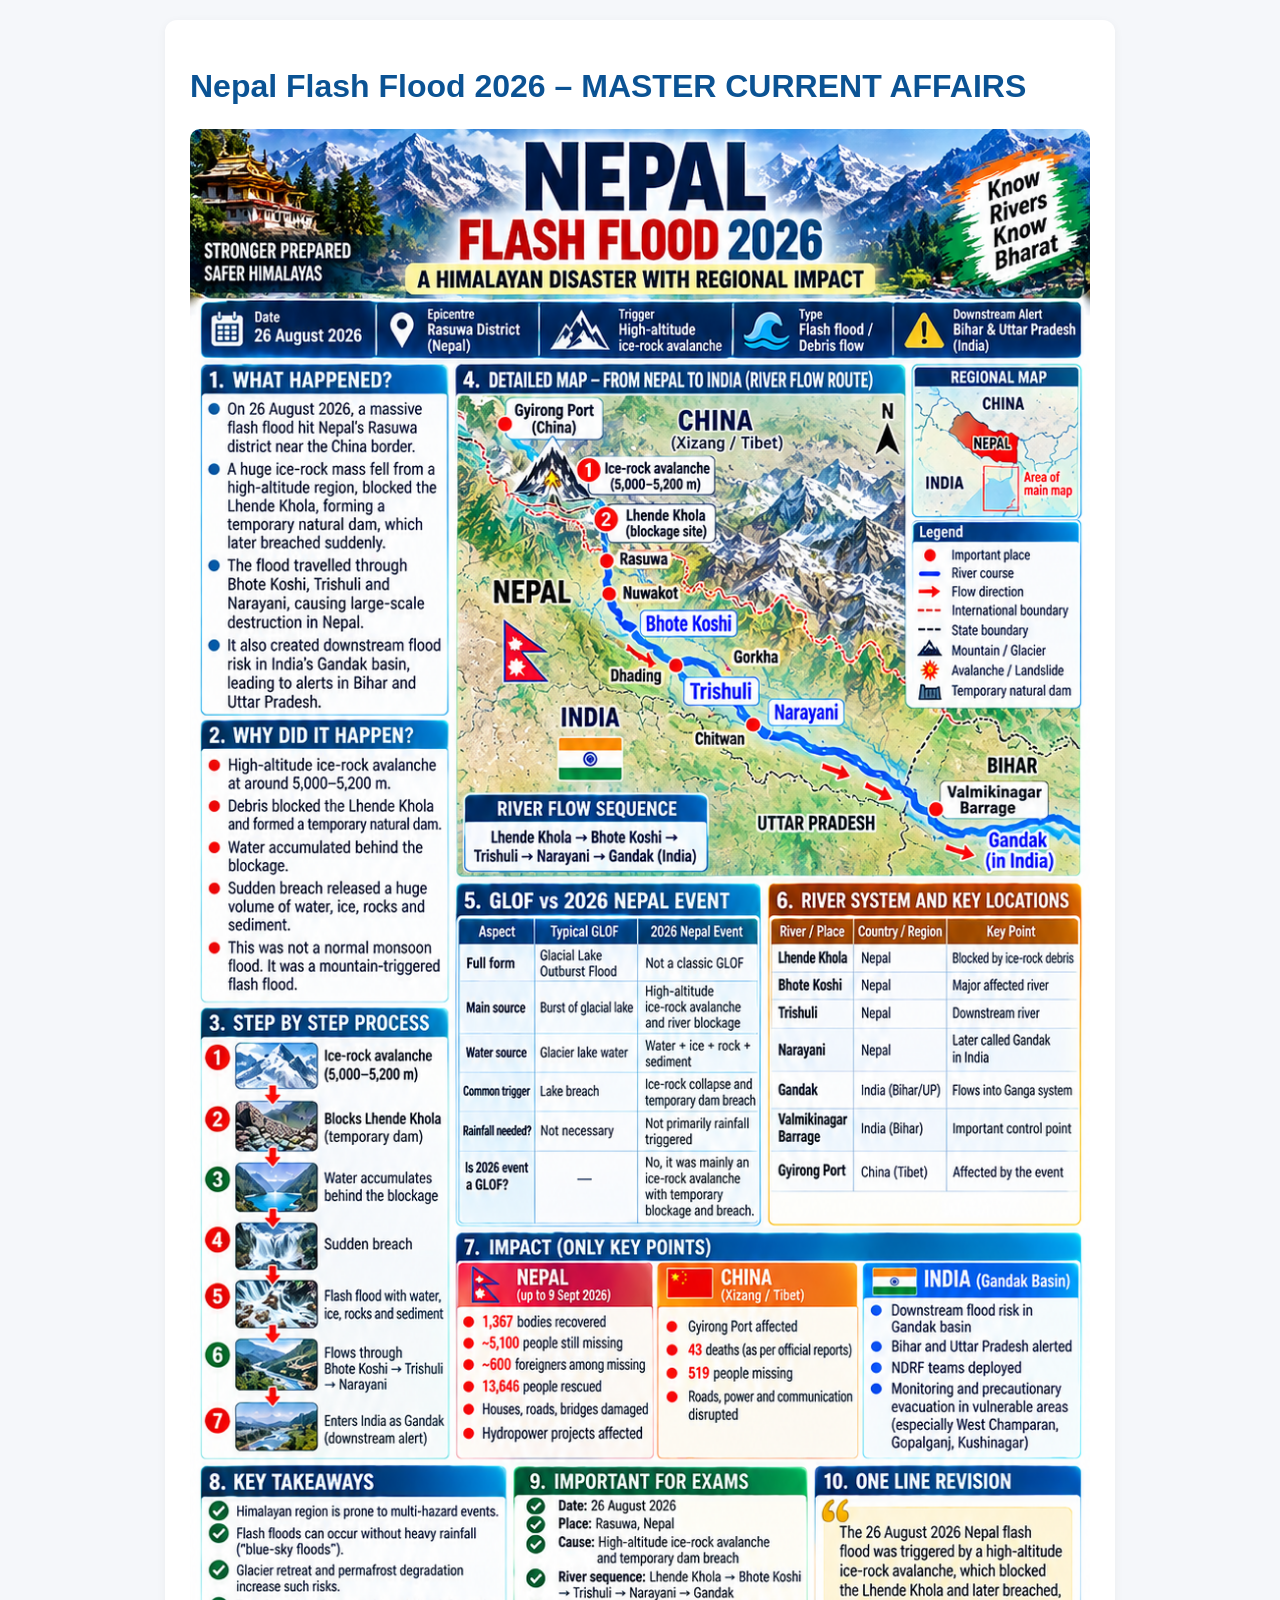
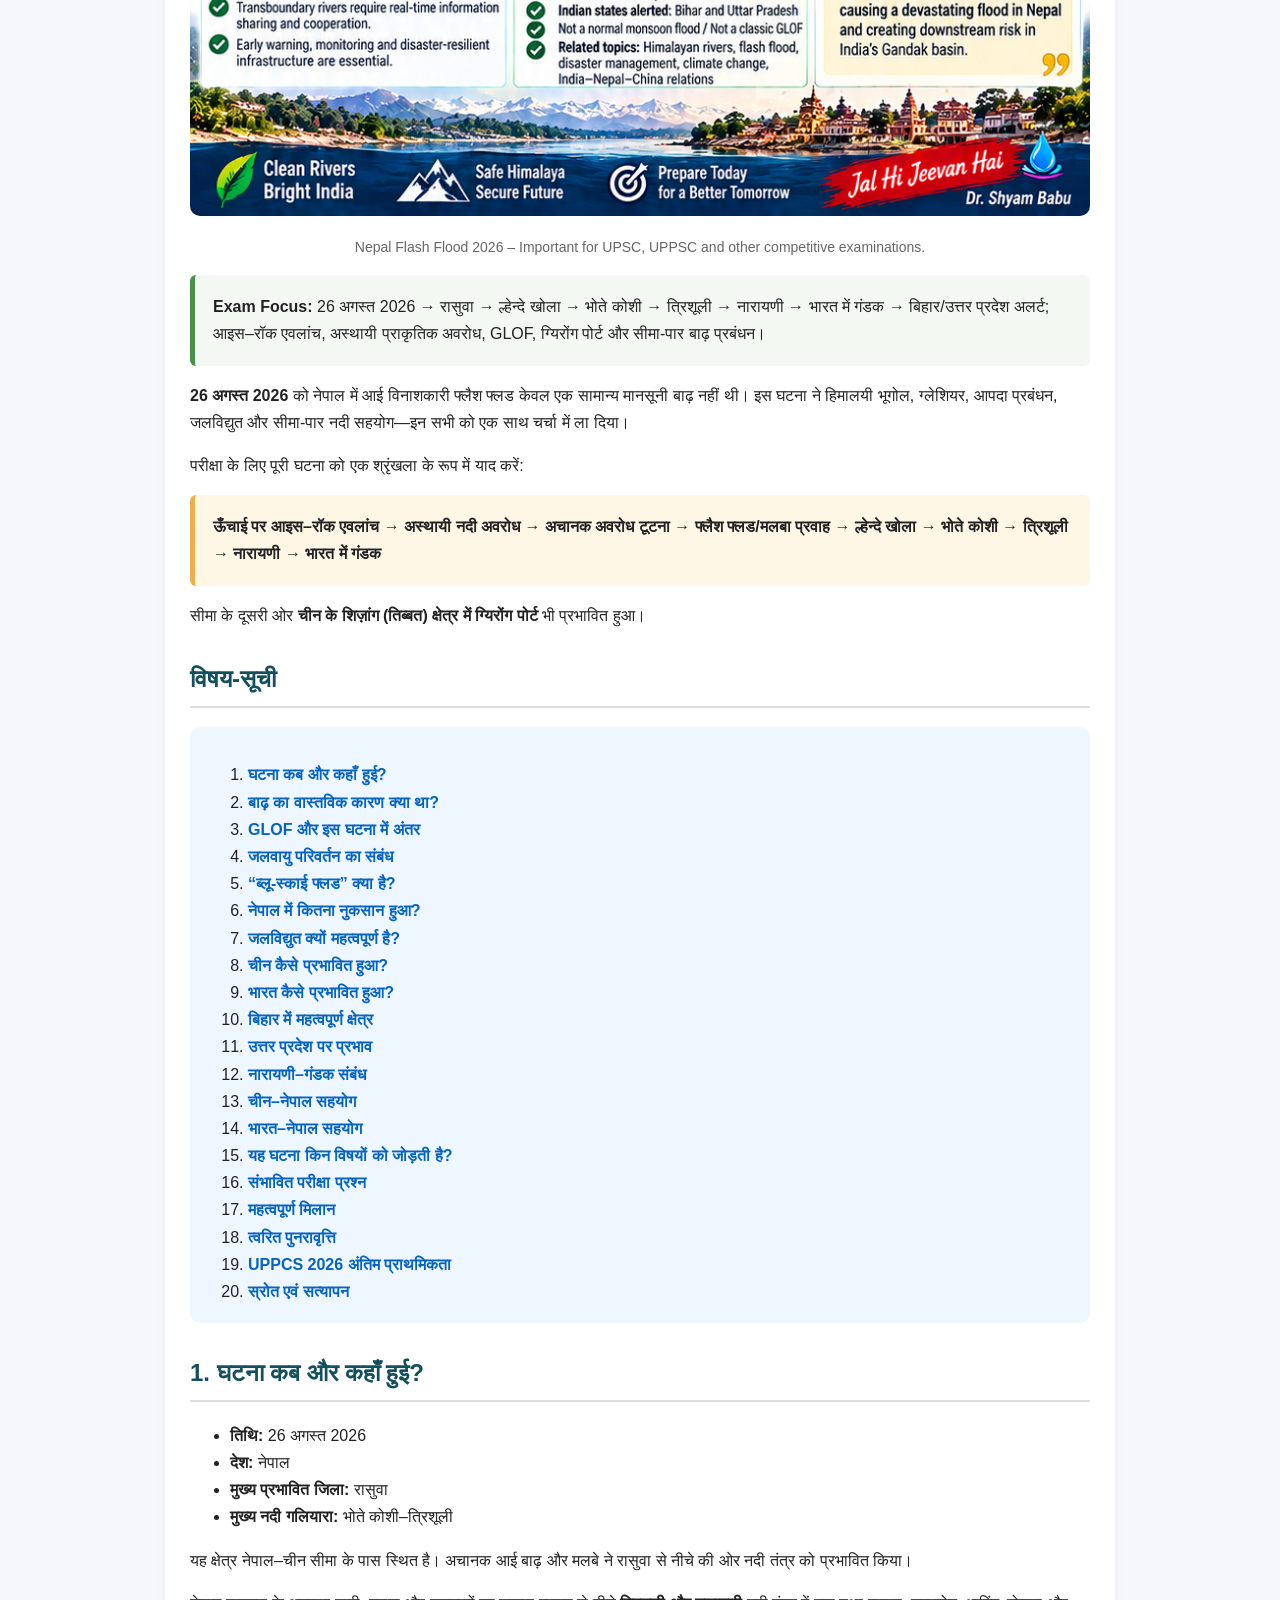
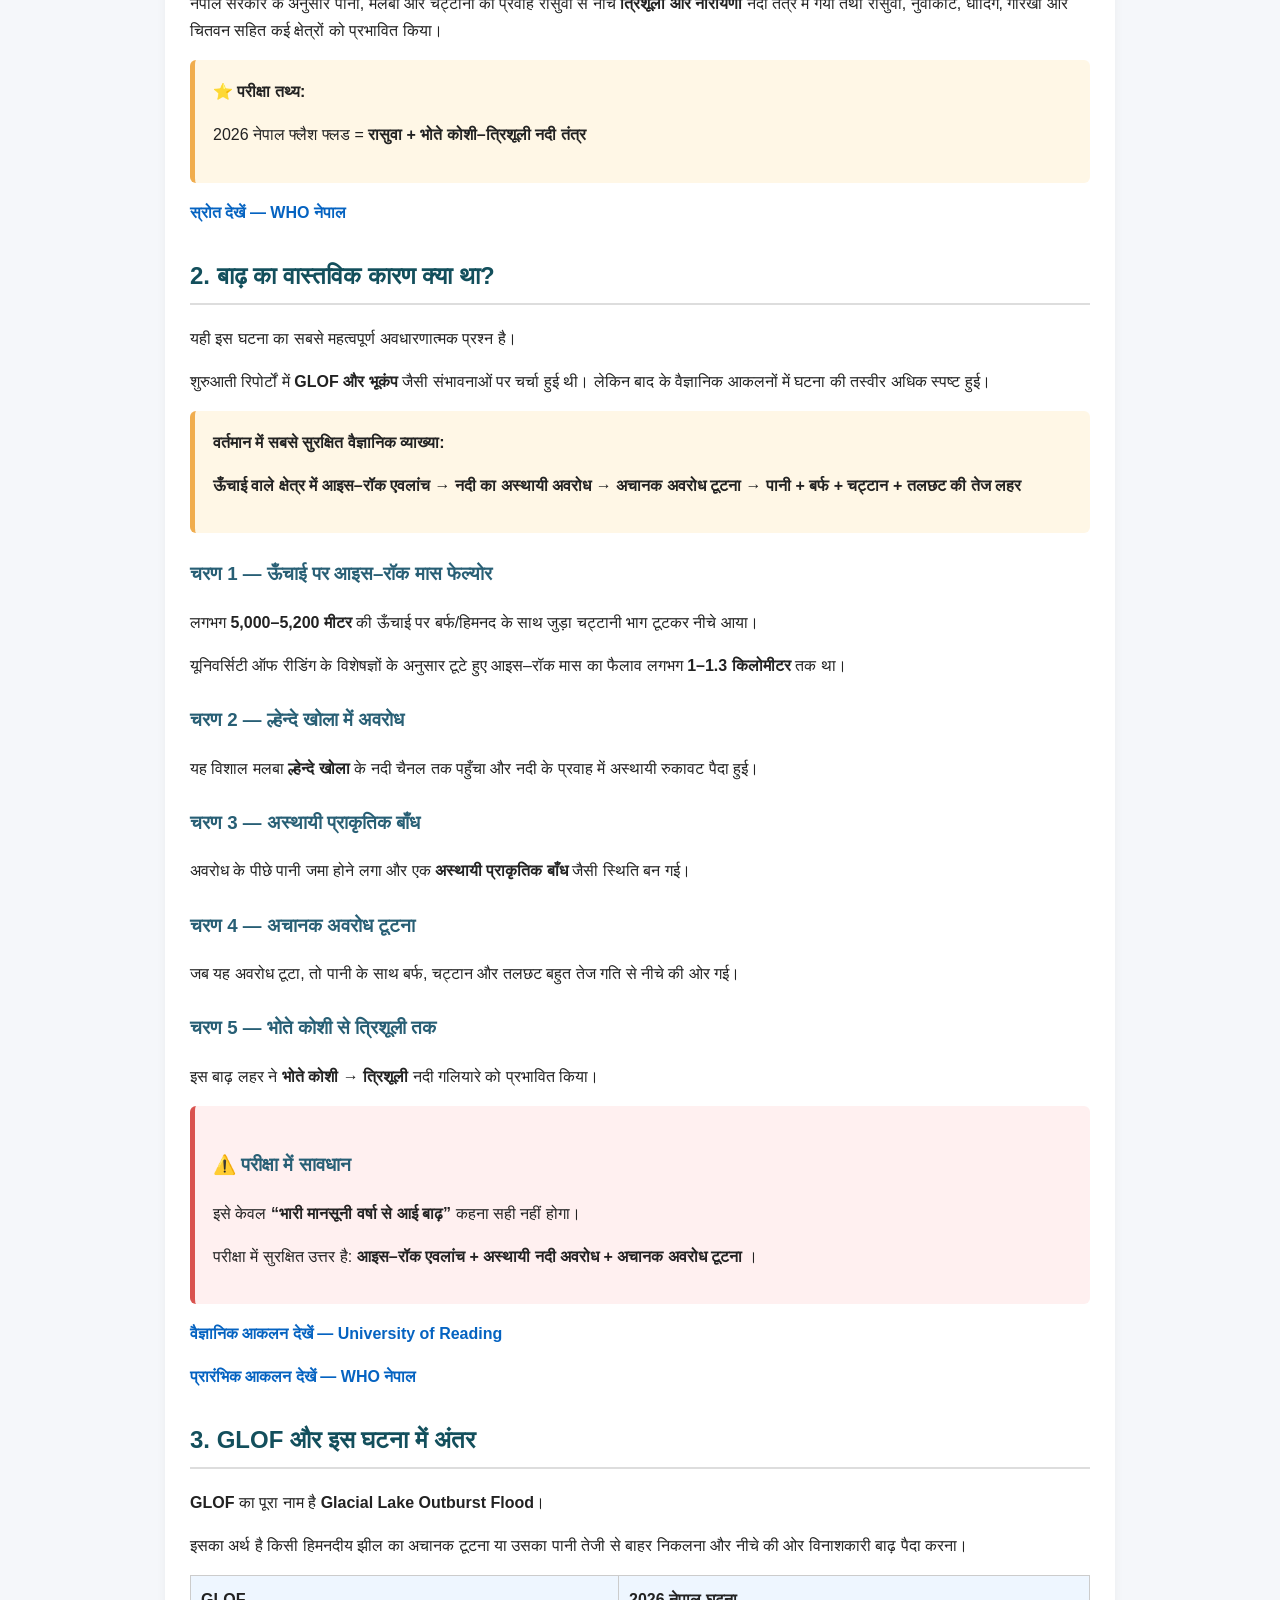
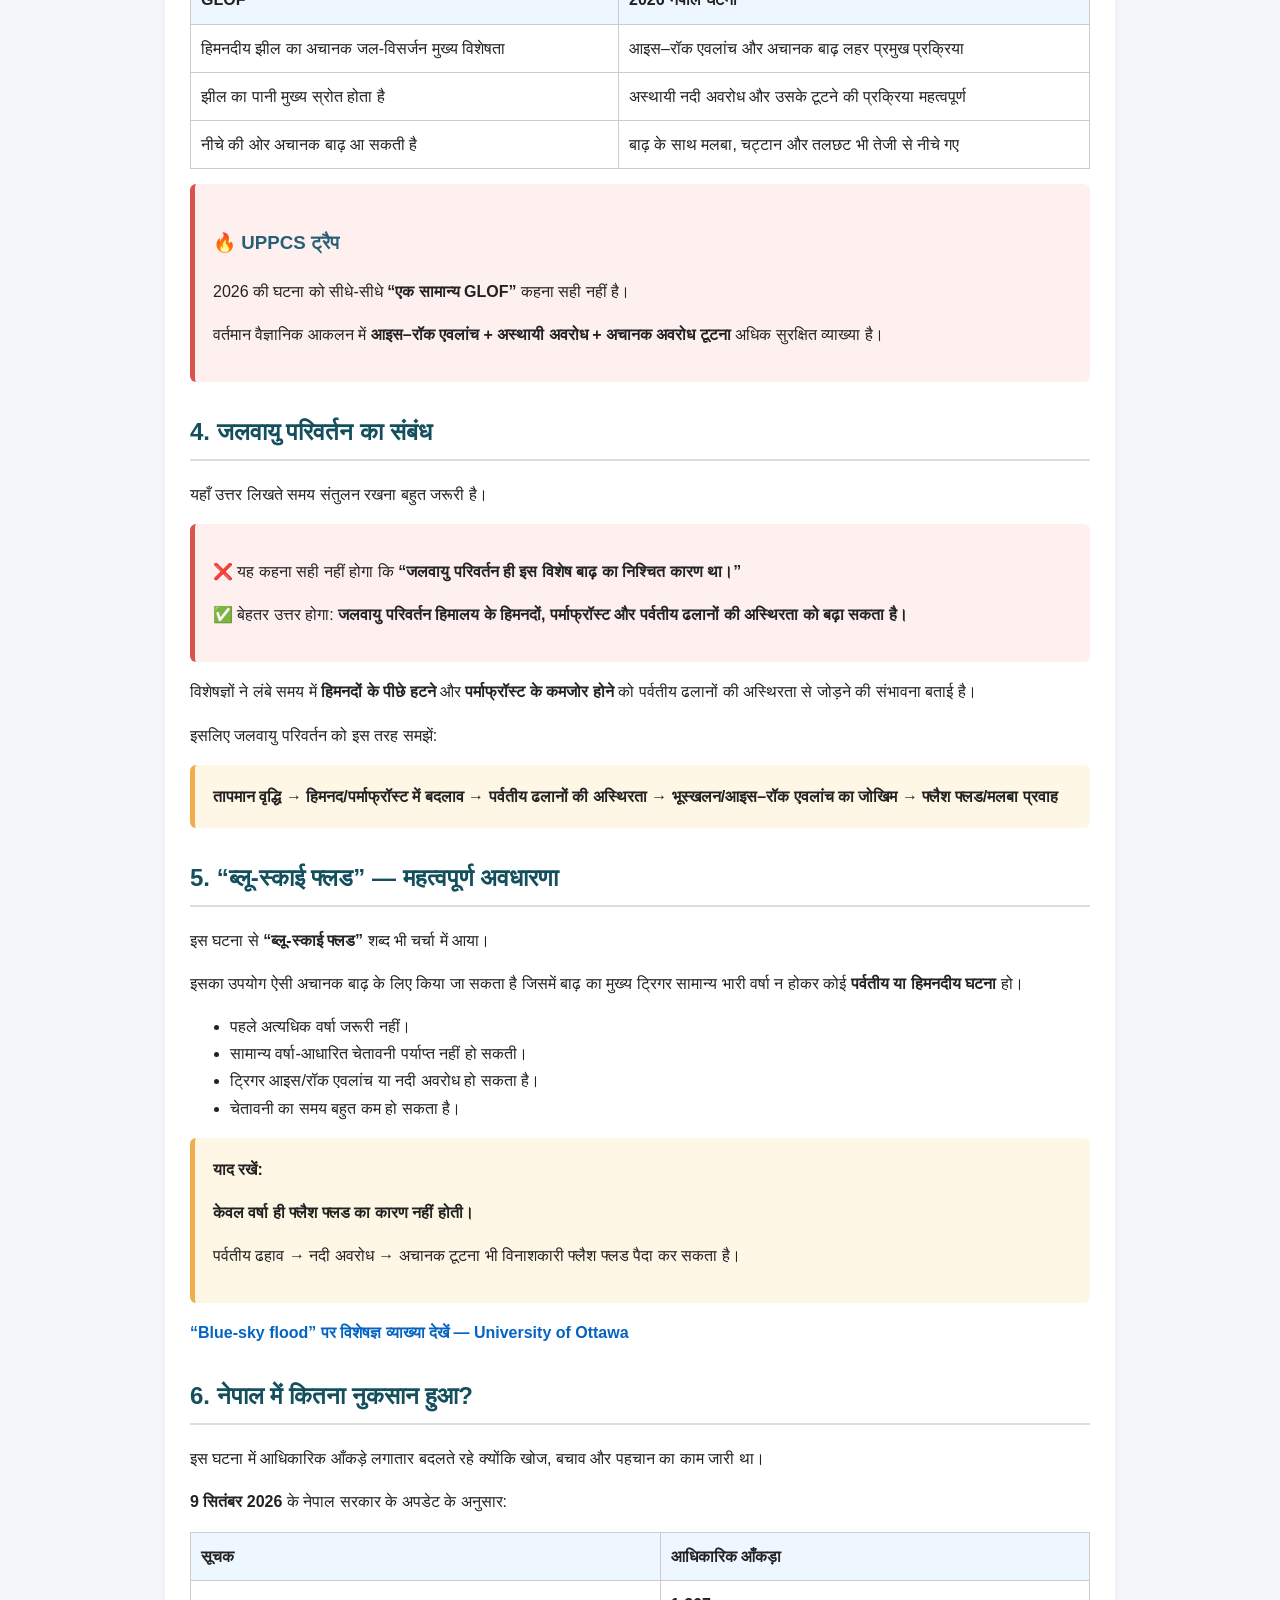
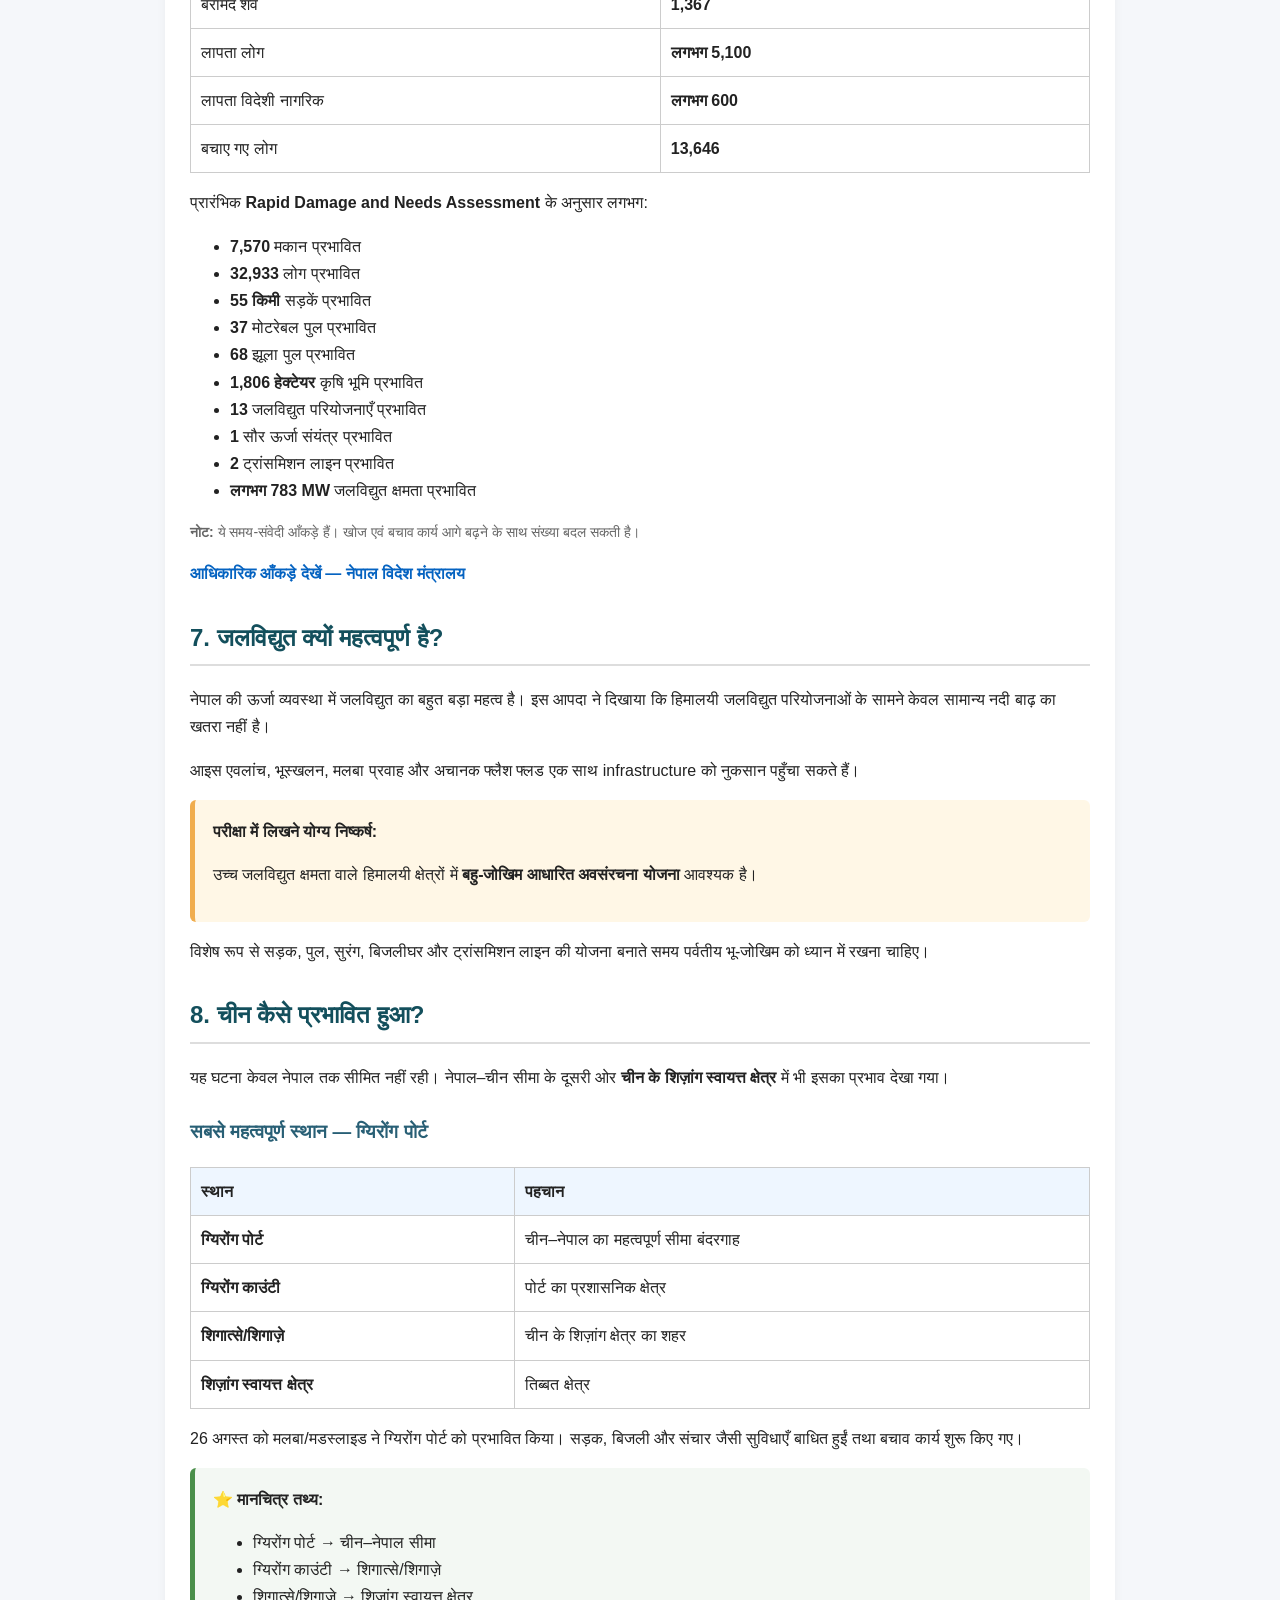
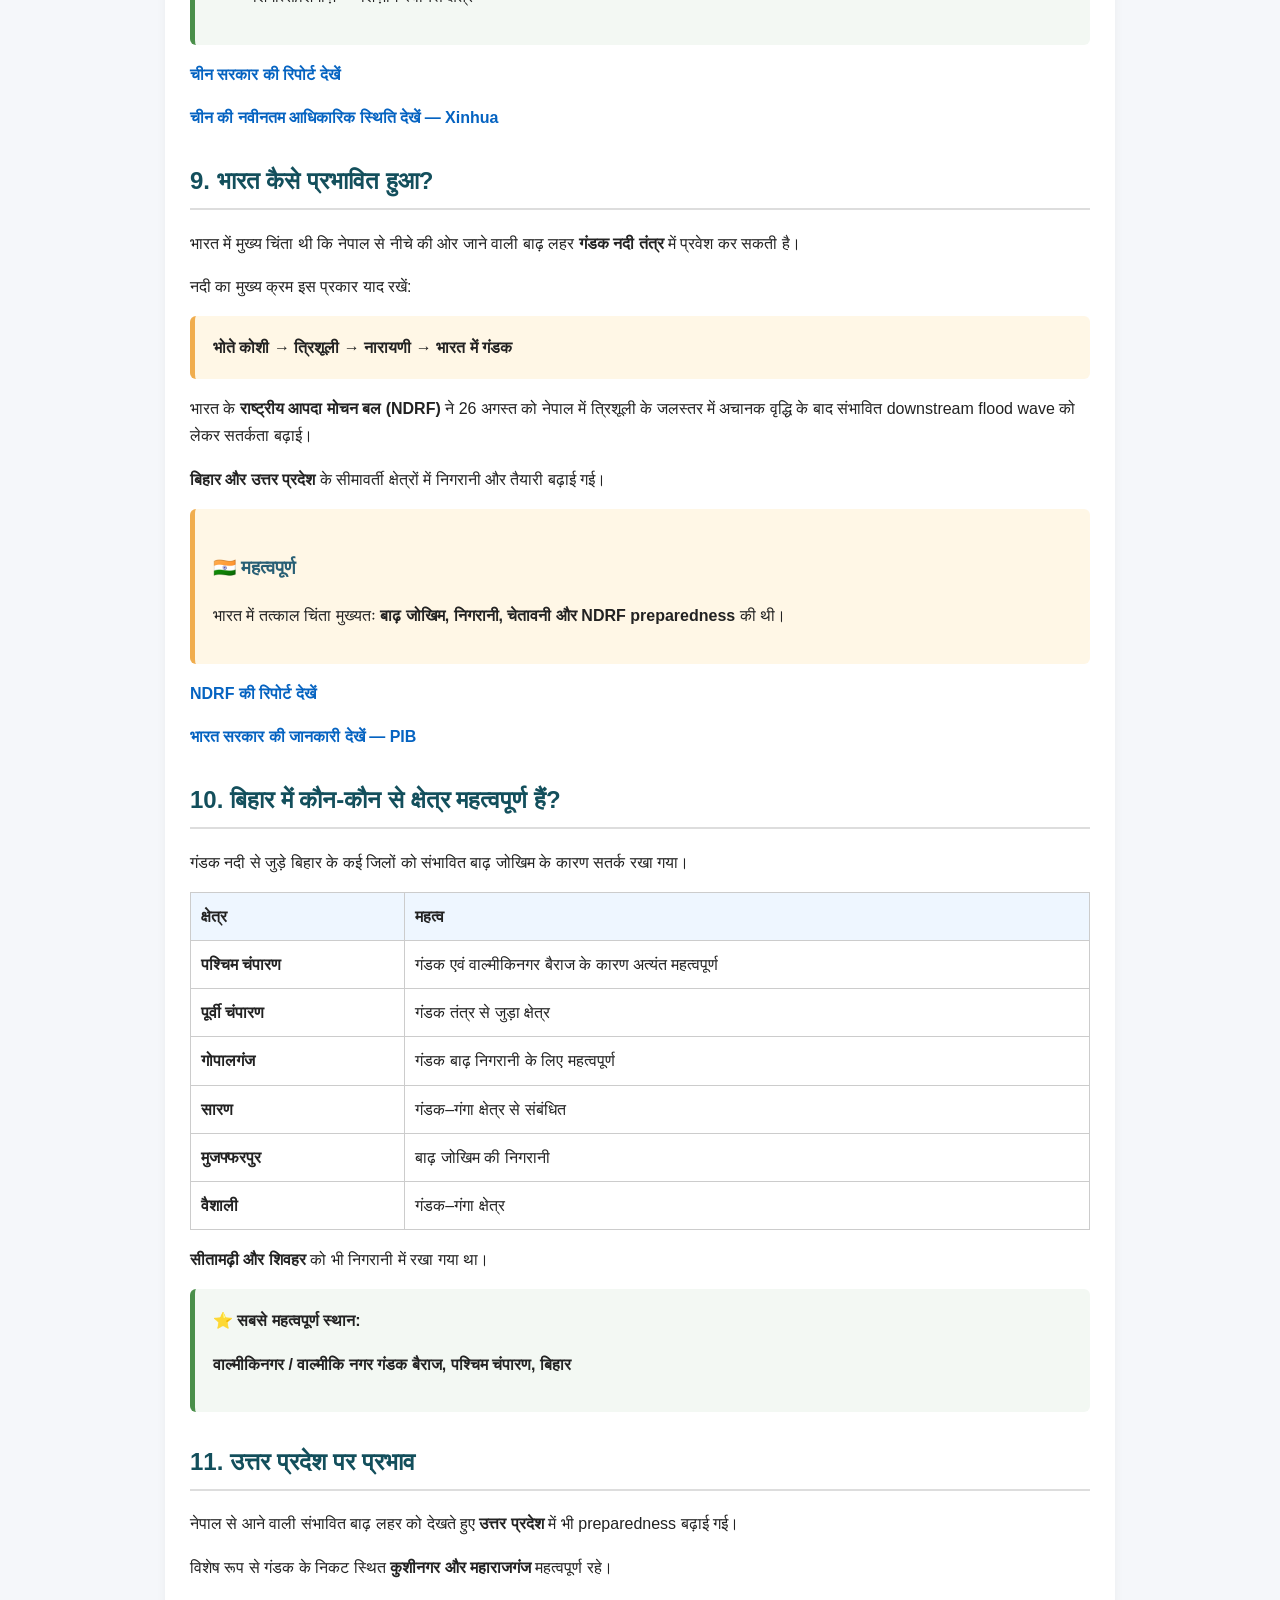
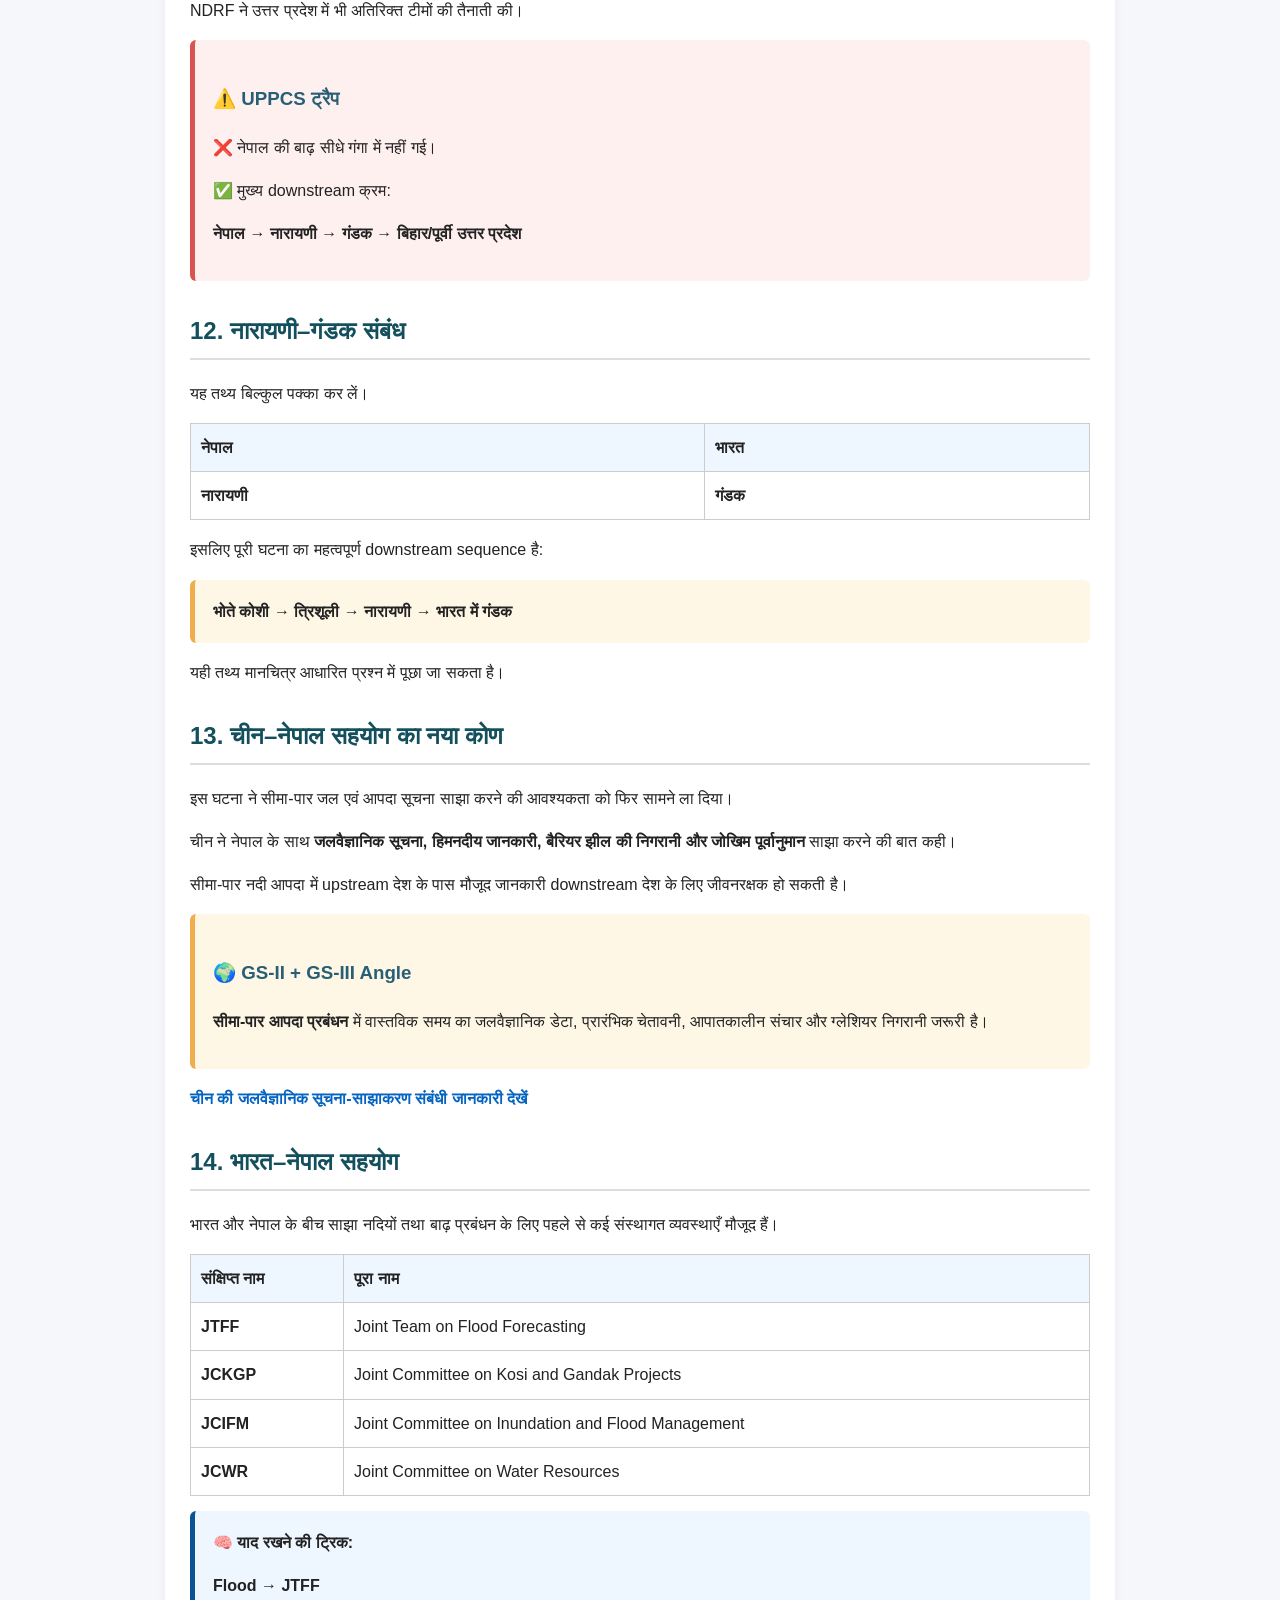
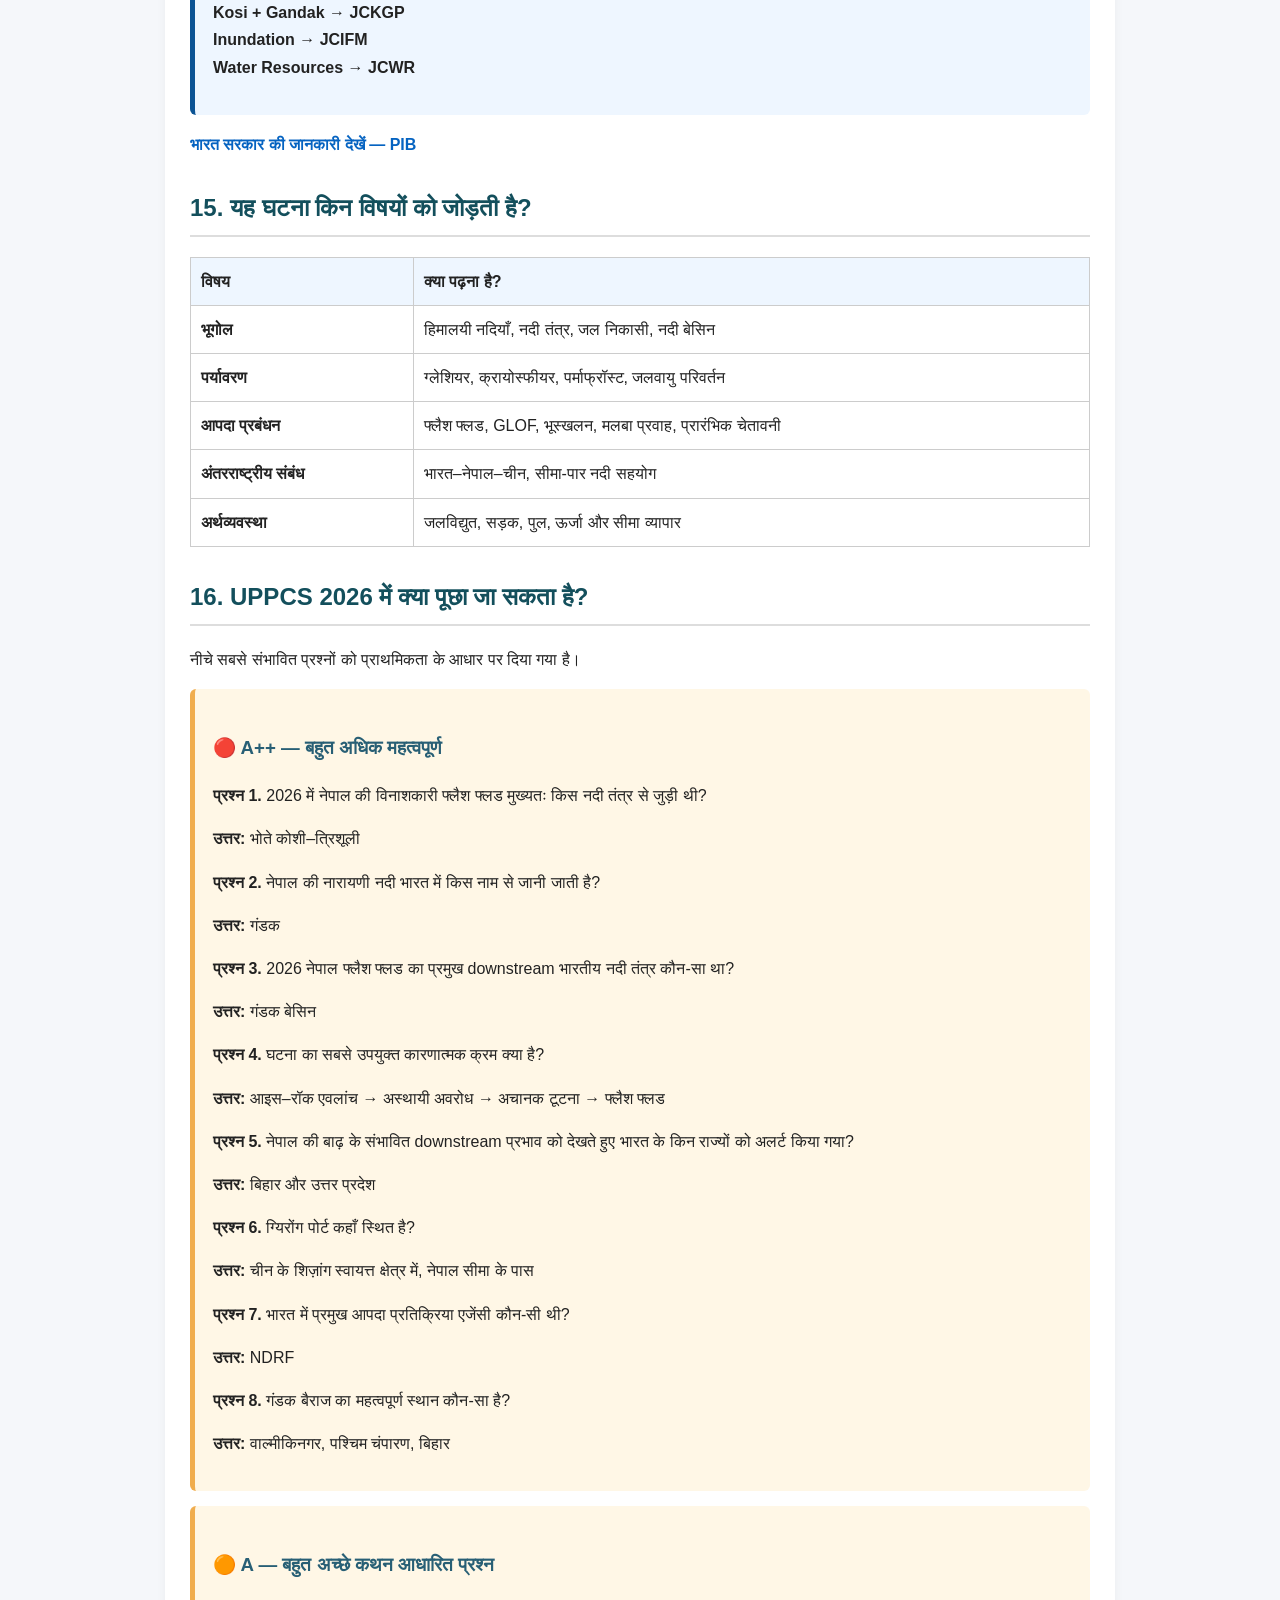
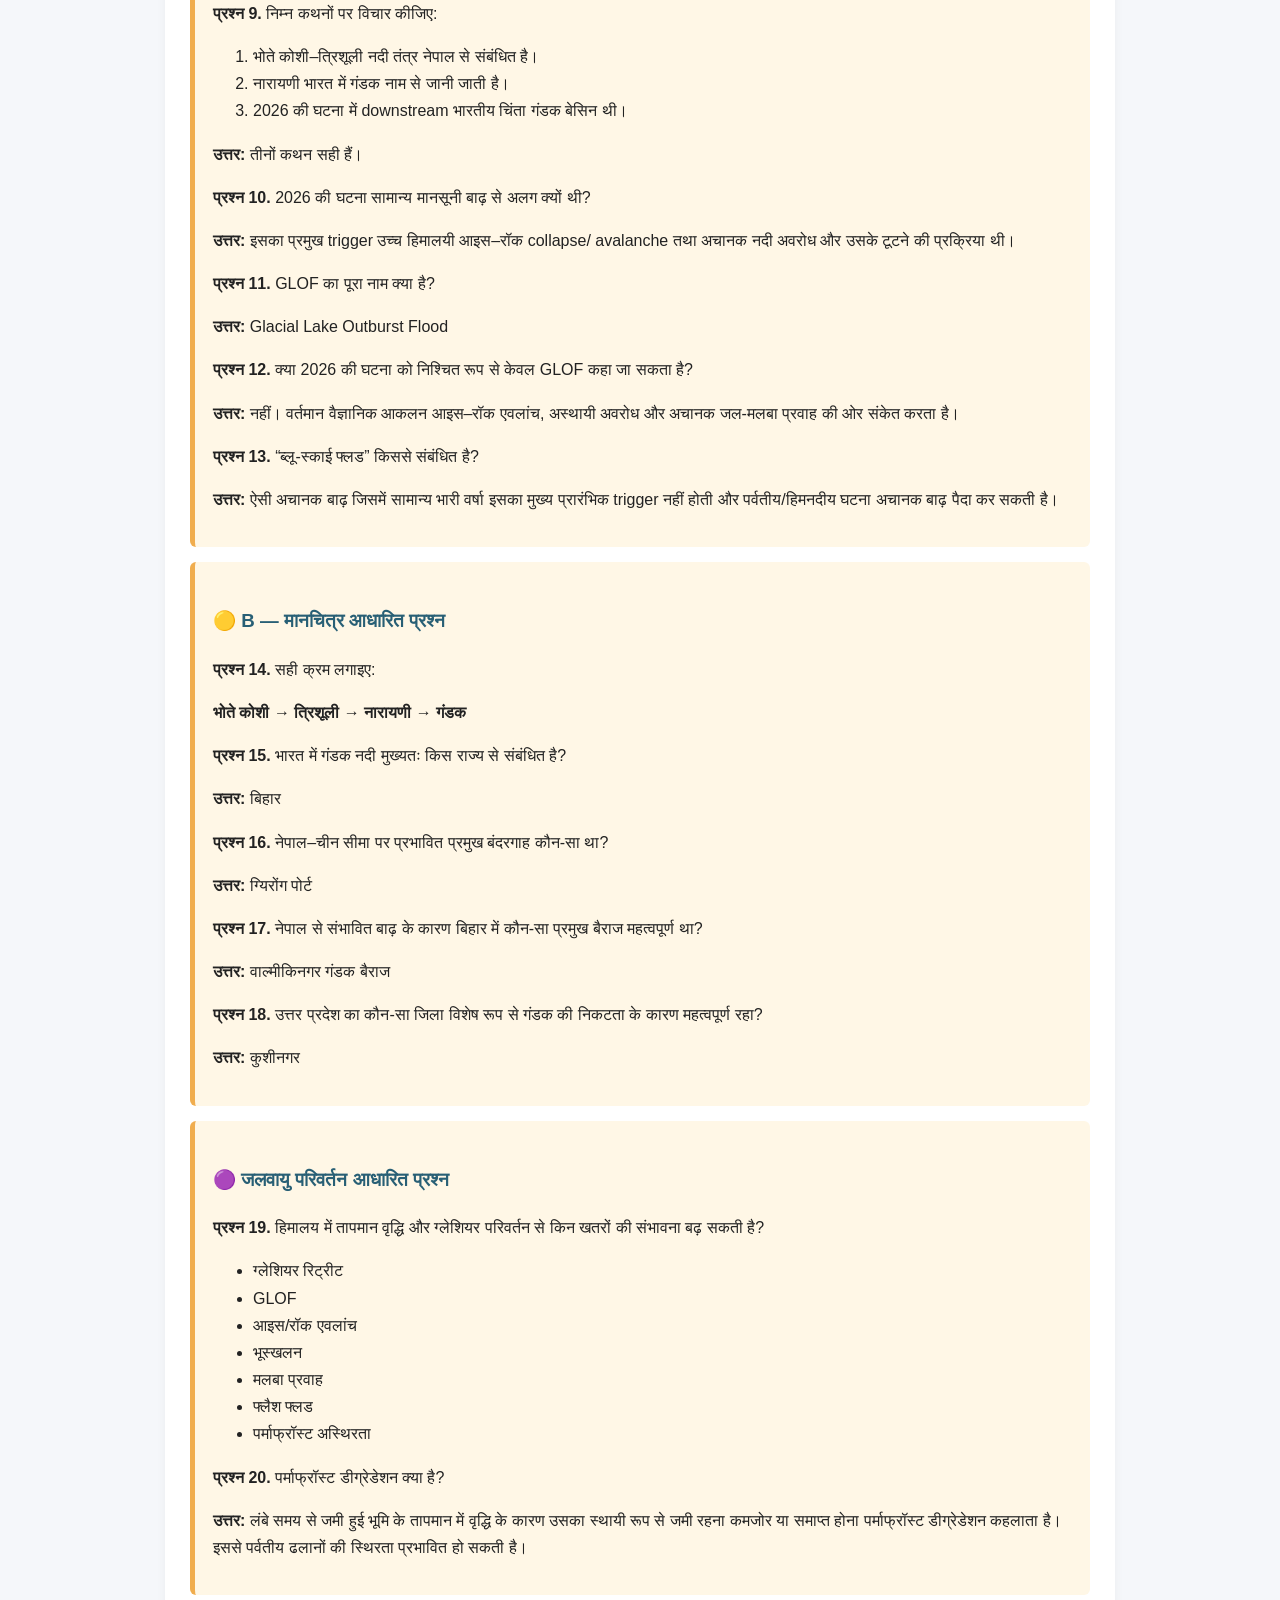
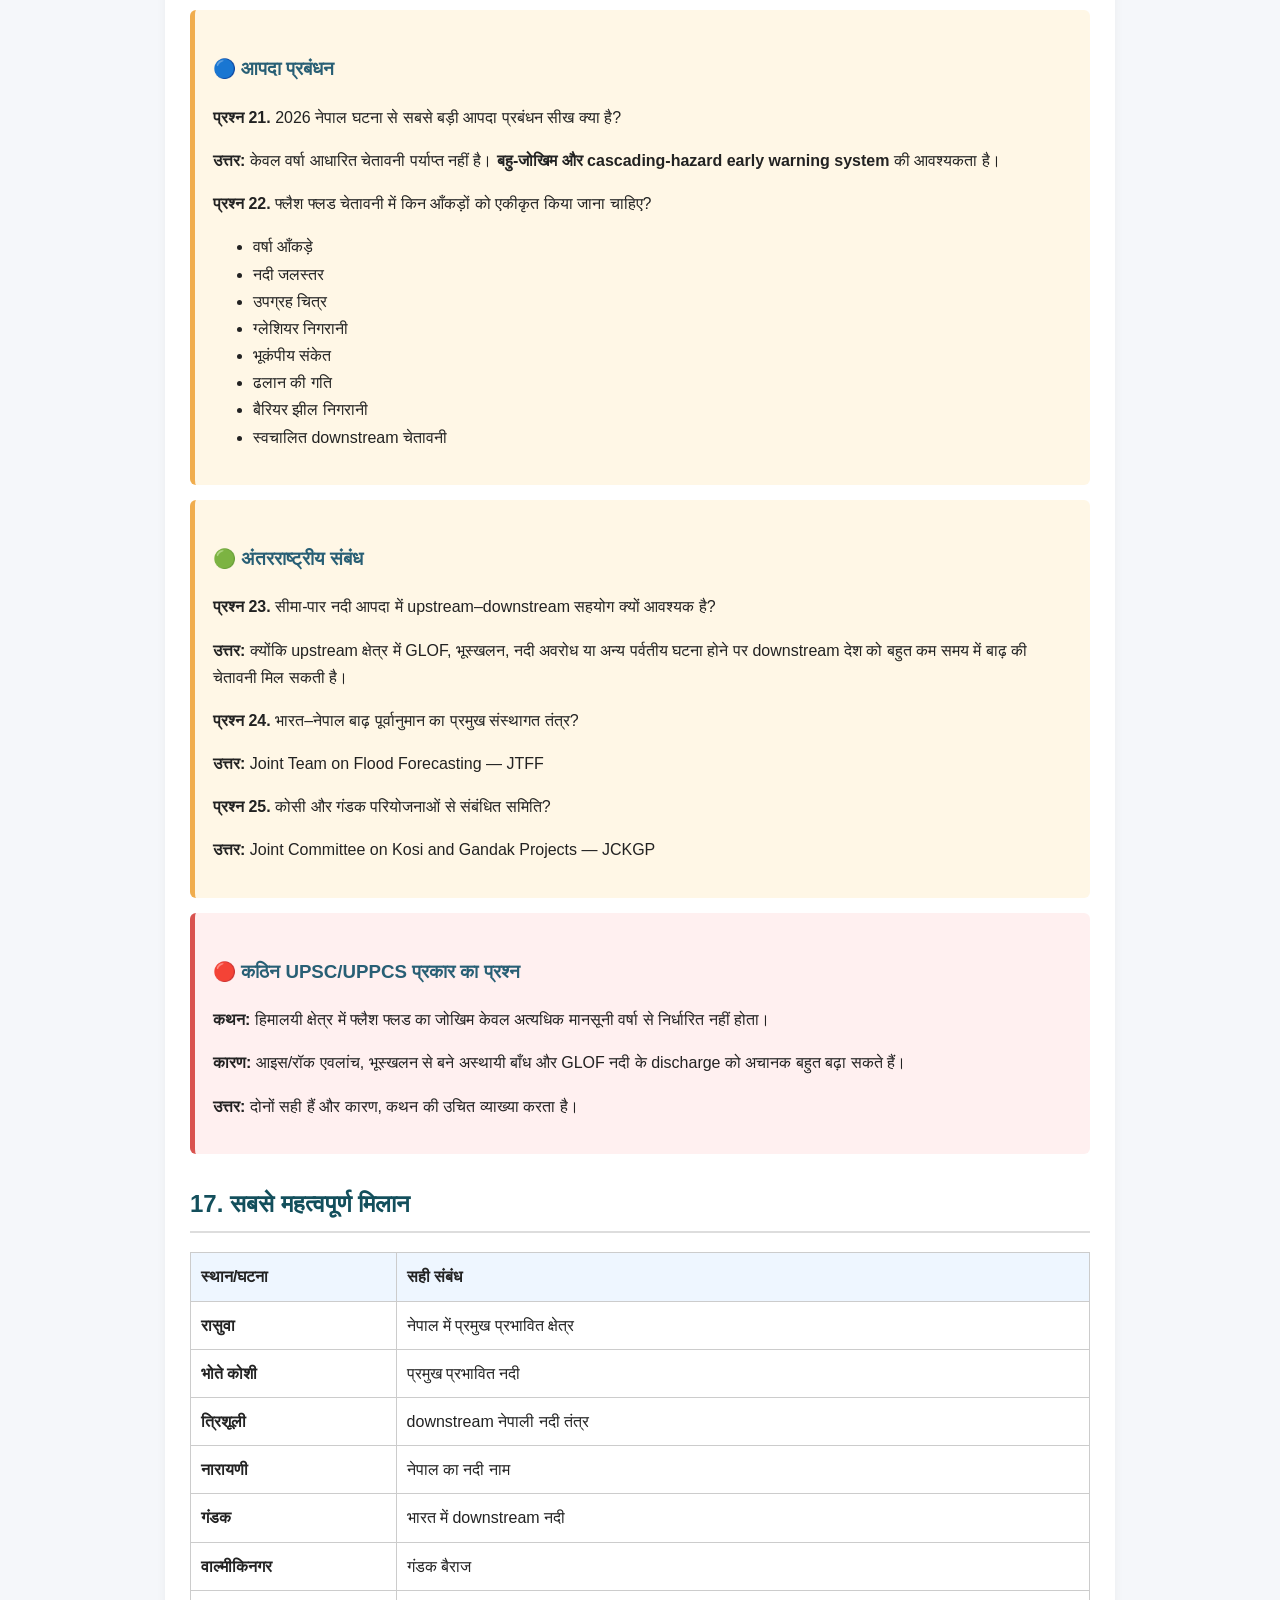
<file: study/geography/nepal-flash-flood/index.html>
<!DOCTYPE html>
<html lang="hi">
<head>
    <meta charset="UTF-8">
    <meta name="viewport" content="width=device-width, initial-scale=1.0">

    <title>Nepal Flash Flood 2026 — Master Current Affairs</title>

    <meta name="description"
          content="Nepal Flash Flood 2026 — Rasuwa, Lhende Khola, Bhote Koshi, Trishuli, Narayani, Gandak, India and China impact, GLOF, ice-rock avalanche and key facts for competitive examinations.">

    <meta name="robots" content="index, follow">

    <style>

        body {
            font-family: Arial, sans-serif;
            line-height: 1.7;
            margin: 0;
            padding: 20px;
            background: #f5f7fa;
            color: #222;
        }

        .container {
            max-width: 900px;
            margin: auto;
            background: #ffffff;
            padding: 25px;
            border-radius: 12px;
            box-shadow: 0 2px 10px rgba(0,0,0,0.05);
        }

        h1 {
            color: #0b5394;
            line-height: 1.3;
        }

        h2 {
            color: #134f5c;
            margin-top: 30px;
            border-bottom: 2px solid #ddd;
            padding-bottom: 6px;
        }

        h3 {
            color: #285f75;
            margin-top: 25px;
        }

        a {
            color: #0563c1;
            text-decoration: none;
            font-weight: bold;
        }

        a:hover {
            text-decoration: underline;
        }

        /* IMAGE PLACEHOLDER */

        .article-image {
            width: 100%;
            max-width: 900px;
            height: 430px;
            margin: 20px auto 8px auto;

            background: #eef6ff;
            border: 2px dashed #7aa7c7;
            border-radius: 10px;

            display: flex;
            align-items: center;
            justify-content: center;

            text-align: center;
            color: #567;
            font-size: 18px;
        }

        .article-image img {
            width: 100%;
            height: auto;
            max-height: 430px;
            object-fit: contain;
            border-radius: 10px;
        }

        .river-image {
    width: 100%;
    max-width: 900px;
    height: auto;
    display: block;
    margin: 20px auto;
    border-radius: 10px;
        }

        .caption {
            text-align: center;
            font-size: 14px;
            color: #666;
            margin-top: 5px;
        }

        /* EXAM FOCUS */

        .exam-focus {
            background: #f3f8f3;
            padding: 18px;
            border-left: 5px solid #4a8f4a;
            margin: 15px 0;
            border-radius: 6px;
        }

        /* IMPORTANT BOX */

        .important-box {
            background: #fff7e6;
            padding: 18px;
            border-left: 5px solid #f0ad4e;
            margin: 15px 0;
            border-radius: 6px;
        }

        /* TRAP BOX */

        .trap-box {
            background: #fff0f0;
            padding: 18px;
            border-left: 5px solid #d9534f;
            margin: 15px 0;
            border-radius: 6px;
        }

        /* TOC */

        .contents-box {
            background: #eef6ff;
            padding: 18px;
            border-radius: 10px;
        }

        .contents-box ol {
            margin-bottom: 0;
        }

        /* TABLE */

        table {
            width: 100%;
            border-collapse: collapse;
            margin: 15px 0;
        }

        th,
        td {
            border: 1px solid #ccc;
            padding: 10px;
            text-align: left;
            vertical-align: top;
        }

        th {
            background: #eef6ff;
        }

        /* QUICK REVISION */

        .quick-revision {
            background: #f3f8f3;
            padding: 18px;
            border-left: 5px solid #4a8f4a;
            border-radius: 6px;
        }

        /* MEMORY */

        .memory-trick {
            background: #eef6ff;
            padding: 18px;
            border-left: 5px solid #0b5394;
            margin: 15px 0;
            border-radius: 6px;
        }

        /* SHARE */

        .share-section {
            background: #eef6ff;
            padding: 20px;
            margin-top: 35px;
            border-radius: 10px;
            text-align: center;
        }

        .share-buttons {
            display: flex;
            flex-wrap: wrap;
            gap: 10px;
            justify-content: center;
            margin-top: 15px;
        }

        .share-btn,
        .share-buttons button {
            border: none;
            background: #0b5394;
            color: #ffffff;
            padding: 10px 16px;
            border-radius: 6px;
            cursor: pointer;
            font-size: 15px;
            font-weight: bold;
            text-decoration: none;
        }

        .share-btn:hover,
        .share-buttons button:hover {
            text-decoration: none;
            opacity: 0.9;
        }

        .whatsapp {
            background: #2e7d32;
        }

        .telegram {
            background: #168acd;
        }

        .share-status {
            margin-top: 12px;
            color: #286090;
            font-weight: bold;
        }

        /* AUTHOR */

        .article-author {
            margin-top: 35px;
            padding-top: 15px;
            border-top: 1px solid #ddd;
            text-align: center;
        }

        .article-author a {
            color: #0b5394;
            font-size: 18px;
        }

        .small-note {
            color: #666;
            font-size: 14px;
        }

        @media (max-width: 600px) {

            body {
                padding: 10px;
            }

            .container {
                padding: 16px;
            }

            h1 {
                font-size: 28px;
            }

            h2 {
                font-size: 22px;
            }

            h3 {
                font-size: 18px;
            }

            table {
                font-size: 14px;
            }

            th,
            td {
                padding: 8px;
            }

            .article-image {
                height: 300px;
            }

            .share-buttons {
                flex-direction: column;
            }

            .share-btn,
            .share-buttons button {
                width: 100%;
                box-sizing: border-box;
            }
        }

    </style>
</head>


<body>

<div class="container">

    <h1>Nepal Flash Flood 2026 – MASTER CURRENT AFFAIRS</h1>

<!-- IMAGE -->

<img
    src="/study/geography/nepal-flash-flood/nepal-flash-flood-2026.png"
    alt="Nepal Flash Flood 2026"
    class="river-image"
    loading="lazy">

<p class="caption">
    Nepal Flash Flood 2026 – Important for UPSC, UPPSC and other competitive examinations.
</p>

<!-- EXAM FOCUS -->

    <div class="exam-focus">

        <strong>Exam Focus:</strong>

        26 अगस्त 2026 → रासुवा → ल्हेन्दे खोला → भोते कोशी → त्रिशूली →
        नारायणी → भारत में गंडक → बिहार/उत्तर प्रदेश अलर्ट;
        आइस–रॉक एवलांच, अस्थायी प्राकृतिक अवरोध, GLOF, ग्यिरोंग पोर्ट और
        सीमा-पार बाढ़ प्रबंधन।

    </div>


    <!-- INTRODUCTION -->

    <p>
        <strong>26 अगस्त 2026</strong> को नेपाल में आई विनाशकारी फ्लैश फ्लड
        केवल एक सामान्य मानसूनी बाढ़ नहीं थी। इस घटना ने हिमालयी भूगोल,
        ग्लेशियर, आपदा प्रबंधन, जलविद्युत और सीमा-पार नदी सहयोग—इन सभी को
        एक साथ चर्चा में ला दिया।
    </p>

    <p>
        परीक्षा के लिए पूरी घटना को एक श्रृंखला के रूप में याद करें:
    </p>

    <div class="important-box">

        <strong>
            ऊँचाई पर आइस–रॉक एवलांच
            → अस्थायी नदी अवरोध
            → अचानक अवरोध टूटना
            → फ्लैश फ्लड/मलबा प्रवाह
            → ल्हेन्दे खोला
            → भोते कोशी
            → त्रिशूली
            → नारायणी
            → भारत में गंडक
        </strong>

    </div>

    <p>
        सीमा के दूसरी ओर <strong>चीन के शिज़ांग (तिब्बत) क्षेत्र में
        ग्यिरोंग पोर्ट</strong> भी प्रभावित हुआ।
    </p>


    <!-- CONTENTS -->

    <h2>विषय-सूची</h2>

    <div class="contents-box">

        <ol>

            <li><a href="#event">घटना कब और कहाँ हुई?</a></li>

            <li><a href="#cause">बाढ़ का वास्तविक कारण क्या था?</a></li>

            <li><a href="#glof">GLOF और इस घटना में अंतर</a></li>

            <li><a href="#climate">जलवायु परिवर्तन का संबंध</a></li>

            <li><a href="#bluesky">“ब्लू-स्काई फ्लड” क्या है?</a></li>

            <li><a href="#nepal-impact">नेपाल में कितना नुकसान हुआ?</a></li>

            <li><a href="#hydropower">जलविद्युत क्यों महत्वपूर्ण है?</a></li>

            <li><a href="#china">चीन कैसे प्रभावित हुआ?</a></li>

            <li><a href="#india">भारत कैसे प्रभावित हुआ?</a></li>

            <li><a href="#bihar">बिहार में महत्वपूर्ण क्षेत्र</a></li>

            <li><a href="#up">उत्तर प्रदेश पर प्रभाव</a></li>

            <li><a href="#gandak">नारायणी–गंडक संबंध</a></li>

            <li><a href="#cooperation">चीन–नेपाल सहयोग</a></li>

            <li><a href="#india-nepal">भारत–नेपाल सहयोग</a></li>

            <li><a href="#syllabus">यह घटना किन विषयों को जोड़ती है?</a></li>

            <li><a href="#questions">संभावित परीक्षा प्रश्न</a></li>

            <li><a href="#matching">महत्वपूर्ण मिलान</a></li>

            <li><a href="#quick">त्वरित पुनरावृत्ति</a></li>

            <li><a href="#priority">UPPCS 2026 अंतिम प्राथमिकता</a></li>

            <li><a href="#sources">स्रोत एवं सत्यापन</a></li>

        </ol>

    </div>


    <!-- 1 -->

    <h2 id="event">1. घटना कब और कहाँ हुई?</h2>

    <ul>

        <li>
            <strong>तिथि:</strong> 26 अगस्त 2026
        </li>

        <li>
            <strong>देश:</strong> नेपाल
        </li>

        <li>
            <strong>मुख्य प्रभावित जिला:</strong> रासुवा
        </li>

        <li>
            <strong>मुख्य नदी गलियारा:</strong>
            भोते कोशी–त्रिशूली
        </li>

    </ul>

    <p>
        यह क्षेत्र नेपाल–चीन सीमा के पास स्थित है। अचानक आई बाढ़ और
        मलबे ने रासुवा से नीचे की ओर नदी तंत्र को प्रभावित किया।
    </p>

    <p>
        नेपाल सरकार के अनुसार पानी, मलबा और चट्टानों का प्रवाह
        रासुवा से नीचे <strong>त्रिशूली और नारायणी</strong> नदी तंत्र
        में गया तथा रासुवा, नुवाकोट, धादिंग, गोरखा और चितवन सहित
        कई क्षेत्रों को प्रभावित किया।
    </p>

    <div class="important-box">

        <strong>⭐ परीक्षा तथ्य:</strong>

        <p>
            2026 नेपाल फ्लैश फ्लड =
            <strong>रासुवा + भोते कोशी–त्रिशूली नदी तंत्र</strong>
        </p>

    </div>

    <p>
        <a href="https://www.who.int/nepal/emergencies/2026-rasuwa-flash-floods"
           target="_blank"
           rel="noopener">
            स्रोत देखें — WHO नेपाल
        </a>
    </p>


    <!-- 2 -->

    <h2 id="cause">2. बाढ़ का वास्तविक कारण क्या था?</h2>

    <p>
        यही इस घटना का सबसे महत्वपूर्ण अवधारणात्मक प्रश्न है।
    </p>

    <p>
        शुरुआती रिपोर्टों में <strong>GLOF और भूकंप</strong> जैसी
        संभावनाओं पर चर्चा हुई थी। लेकिन बाद के वैज्ञानिक आकलनों में
        घटना की तस्वीर अधिक स्पष्ट हुई।
    </p>

    <div class="important-box">

        <strong>वर्तमान में सबसे सुरक्षित वैज्ञानिक व्याख्या:</strong>

        <p>
            <strong>
                ऊँचाई वाले क्षेत्र में आइस–रॉक एवलांच
                → नदी का अस्थायी अवरोध
                → अचानक अवरोध टूटना
                → पानी + बर्फ + चट्टान + तलछट की तेज लहर
            </strong>
        </p>

    </div>


    <h3>चरण 1 — ऊँचाई पर आइस–रॉक मास फेल्योर</h3>

    <p>
        लगभग <strong>5,000–5,200 मीटर</strong> की ऊँचाई पर बर्फ/हिमनद
        के साथ जुड़ा चट्टानी भाग टूटकर नीचे आया।
    </p>

    <p>
        यूनिवर्सिटी ऑफ रीडिंग के विशेषज्ञों के अनुसार टूटे हुए
        आइस–रॉक मास का फैलाव लगभग <strong>1–1.3 किलोमीटर</strong>
        तक था।
    </p>


    <h3>चरण 2 — ल्हेन्दे खोला में अवरोध</h3>

    <p>
        यह विशाल मलबा <strong>ल्हेन्दे खोला</strong> के नदी चैनल तक
        पहुँचा और नदी के प्रवाह में अस्थायी रुकावट पैदा हुई।
    </p>


    <h3>चरण 3 — अस्थायी प्राकृतिक बाँध</h3>

    <p>
        अवरोध के पीछे पानी जमा होने लगा और एक
        <strong>अस्थायी प्राकृतिक बाँध</strong> जैसी स्थिति बन गई।
    </p>


    <h3>चरण 4 — अचानक अवरोध टूटना</h3>

    <p>
        जब यह अवरोध टूटा, तो पानी के साथ बर्फ, चट्टान और तलछट
        बहुत तेज गति से नीचे की ओर गई।
    </p>


    <h3>चरण 5 — भोते कोशी से त्रिशूली तक</h3>

    <p>
        इस बाढ़ लहर ने
        <strong>भोते कोशी → त्रिशूली</strong>
        नदी गलियारे को प्रभावित किया।
    </p>


    <div class="trap-box">

        <h3>⚠️ परीक्षा में सावधान</h3>

        <p>
            इसे केवल <strong>“भारी मानसूनी वर्षा से आई बाढ़”</strong>
            कहना सही नहीं होगा।
        </p>

        <p>
            परीक्षा में सुरक्षित उत्तर है:
            <strong>
                आइस–रॉक एवलांच + अस्थायी नदी अवरोध + अचानक अवरोध टूटना
            </strong>।
        </p>

    </div>


    <p>
        <a href="https://www.reading.ac.uk/news/2026/Expert-Comment/Nepal-floods---expert-comment"
           target="_blank"
           rel="noopener">
            वैज्ञानिक आकलन देखें — University of Reading
        </a>
    </p>

    <p>
        <a href="https://www.who.int/nepal/emergencies/2026-rasuwa-flash-floods"
           target="_blank"
           rel="noopener">
            प्रारंभिक आकलन देखें — WHO नेपाल
        </a>
    </p>


    <!-- 3 -->

    <h2 id="glof">3. GLOF और इस घटना में अंतर</h2>

    <p>
        <strong>GLOF</strong> का पूरा नाम है
        <strong>Glacial Lake Outburst Flood</strong>।
    </p>

    <p>
        इसका अर्थ है किसी हिमनदीय झील का अचानक टूटना या उसका
        पानी तेजी से बाहर निकलना और नीचे की ओर विनाशकारी बाढ़ पैदा करना।
    </p>


    <table>

        <thead>

            <tr>
                <th>GLOF</th>
                <th>2026 नेपाल घटना</th>
            </tr>

        </thead>

        <tbody>

            <tr>

                <td>
                    हिमनदीय झील का अचानक जल-विसर्जन मुख्य विशेषता
                </td>

                <td>
                    आइस–रॉक एवलांच और अचानक बाढ़ लहर प्रमुख प्रक्रिया
                </td>

            </tr>

            <tr>

                <td>
                    झील का पानी मुख्य स्रोत होता है
                </td>

                <td>
                    अस्थायी नदी अवरोध और उसके टूटने की प्रक्रिया महत्वपूर्ण
                </td>

            </tr>

            <tr>

                <td>
                    नीचे की ओर अचानक बाढ़ आ सकती है
                </td>

                <td>
                    बाढ़ के साथ मलबा, चट्टान और तलछट भी तेजी से नीचे गए
                </td>

            </tr>

        </tbody>

    </table>


    <div class="trap-box">

        <h3>🔥 UPPCS ट्रैप</h3>

        <p>
            2026 की घटना को सीधे-सीधे
            <strong>“एक सामान्य GLOF”</strong> कहना सही नहीं है।
        </p>

        <p>
            वर्तमान वैज्ञानिक आकलन में
            <strong>
                आइस–रॉक एवलांच + अस्थायी अवरोध + अचानक अवरोध टूटना
            </strong>
            अधिक सुरक्षित व्याख्या है।
        </p>

    </div>


    <!-- 4 -->

    <h2 id="climate">4. जलवायु परिवर्तन का संबंध</h2>

    <p>
        यहाँ उत्तर लिखते समय संतुलन रखना बहुत जरूरी है।
    </p>

    <div class="trap-box">

        <p>
            ❌ यह कहना सही नहीं होगा कि
            <strong>“जलवायु परिवर्तन ही इस विशेष बाढ़ का निश्चित कारण था।”</strong>
        </p>

        <p>
            ✅ बेहतर उत्तर होगा:
            <strong>
                जलवायु परिवर्तन हिमालय के हिमनदों, पर्माफ्रॉस्ट और
                पर्वतीय ढलानों की अस्थिरता को बढ़ा सकता है।
            </strong>
        </p>

    </div>

    <p>
        विशेषज्ञों ने लंबे समय में <strong>हिमनदों के पीछे हटने</strong>
        और <strong>पर्माफ्रॉस्ट के कमजोर होने</strong> को पर्वतीय
        ढलानों की अस्थिरता से जोड़ने की संभावना बताई है।
    </p>

    <p>
        इसलिए जलवायु परिवर्तन को इस तरह समझें:
    </p>

    <div class="important-box">

        <strong>
            तापमान वृद्धि
            → हिमनद/पर्माफ्रॉस्ट में बदलाव
            → पर्वतीय ढलानों की अस्थिरता
            → भूस्खलन/आइस–रॉक एवलांच का जोखिम
            → फ्लैश फ्लड/मलबा प्रवाह
        </strong>

    </div>


    <!-- 5 -->

    <h2 id="bluesky">5. “ब्लू-स्काई फ्लड” — महत्वपूर्ण अवधारणा</h2>

    <p>
        इस घटना से <strong>“ब्लू-स्काई फ्लड”</strong> शब्द भी चर्चा
        में आया।
    </p>

    <p>
        इसका उपयोग ऐसी अचानक बाढ़ के लिए किया जा सकता है जिसमें
        बाढ़ का मुख्य ट्रिगर सामान्य भारी वर्षा न होकर कोई
        <strong>पर्वतीय या हिमनदीय घटना</strong> हो।
    </p>

    <ul>

        <li>पहले अत्यधिक वर्षा जरूरी नहीं।</li>

        <li>सामान्य वर्षा-आधारित चेतावनी पर्याप्त नहीं हो सकती।</li>

        <li>ट्रिगर आइस/रॉक एवलांच या नदी अवरोध हो सकता है।</li>

        <li>चेतावनी का समय बहुत कम हो सकता है।</li>

    </ul>

    <div class="important-box">

        <strong>याद रखें:</strong>

        <p>
            <strong>
                केवल वर्षा ही फ्लैश फ्लड का कारण नहीं होती।
            </strong>
        </p>

        <p>
            पर्वतीय ढहाव → नदी अवरोध → अचानक टूटना
            भी विनाशकारी फ्लैश फ्लड पैदा कर सकता है।
        </p>

    </div>

    <p>
        <a href="https://www.uottawa.ca/faculty-engineering/news-all/explainer-blue-sky-flood-nepal-no-heavy-rain-no-earthquake-what-happened"
           target="_blank"
           rel="noopener">
            “Blue-sky flood” पर विशेषज्ञ व्याख्या देखें — University of Ottawa
        </a>
    </p>


    <!-- 6 -->

    <h2 id="nepal-impact">6. नेपाल में कितना नुकसान हुआ?</h2>

    <p>
        इस घटना में आधिकारिक आँकड़े लगातार बदलते रहे क्योंकि
        खोज, बचाव और पहचान का काम जारी था।
    </p>

    <p>
        <strong>9 सितंबर 2026</strong> के नेपाल सरकार के अपडेट के
        अनुसार:
    </p>


    <table>

        <thead>

            <tr>
                <th>सूचक</th>
                <th>आधिकारिक आँकड़ा</th>
            </tr>

        </thead>

        <tbody>

            <tr>
                <td>बरामद शव</td>
                <td><strong>1,367</strong></td>
            </tr>

            <tr>
                <td>लापता लोग</td>
                <td><strong>लगभग 5,100</strong></td>
            </tr>

            <tr>
                <td>लापता विदेशी नागरिक</td>
                <td><strong>लगभग 600</strong></td>
            </tr>

            <tr>
                <td>बचाए गए लोग</td>
                <td><strong>13,646</strong></td>
            </tr>

        </tbody>

    </table>


    <p>
        प्रारंभिक <strong>Rapid Damage and Needs Assessment</strong>
        के अनुसार लगभग:
    </p>

    <ul>

        <li><strong>7,570</strong> मकान प्रभावित</li>

        <li><strong>32,933</strong> लोग प्रभावित</li>

        <li><strong>55 किमी</strong> सड़कें प्रभावित</li>

        <li><strong>37</strong> मोटरेबल पुल प्रभावित</li>

        <li><strong>68</strong> झूला पुल प्रभावित</li>

        <li><strong>1,806 हेक्टेयर</strong> कृषि भूमि प्रभावित</li>

        <li><strong>13</strong> जलविद्युत परियोजनाएँ प्रभावित</li>

        <li><strong>1</strong> सौर ऊर्जा संयंत्र प्रभावित</li>

        <li><strong>2</strong> ट्रांसमिशन लाइन प्रभावित</li>

        <li><strong>लगभग 783 MW</strong> जलविद्युत क्षमता प्रभावित</li>

    </ul>


    <p class="small-note">

        <strong>नोट:</strong>
        ये समय-संवेदी आँकड़े हैं। खोज एवं बचाव कार्य आगे बढ़ने के साथ
        संख्या बदल सकती है।

    </p>


    <p>

        <a href="https://mofa.gov.np/content/1882/daily-update-september-09/"
           target="_blank"
           rel="noopener">

            आधिकारिक आँकड़े देखें — नेपाल विदेश मंत्रालय

        </a>

    </p>


    <!-- 7 -->

    <h2 id="hydropower">7. जलविद्युत क्यों महत्वपूर्ण है?</h2>

    <p>
        नेपाल की ऊर्जा व्यवस्था में जलविद्युत का बहुत बड़ा महत्व है।
        इस आपदा ने दिखाया कि हिमालयी जलविद्युत परियोजनाओं के सामने
        केवल सामान्य नदी बाढ़ का खतरा नहीं है।
    </p>

    <p>
        आइस एवलांच, भूस्खलन, मलबा प्रवाह और अचानक फ्लैश फ्लड
        एक साथ infrastructure को नुकसान पहुँचा सकते हैं।
    </p>

    <div class="important-box">

        <strong>परीक्षा में लिखने योग्य निष्कर्ष:</strong>

        <p>
            उच्च जलविद्युत क्षमता वाले हिमालयी क्षेत्रों में
            <strong>
                बहु-जोखिम आधारित अवसंरचना योजना
            </strong>
            आवश्यक है।
        </p>

    </div>

    <p>
        विशेष रूप से सड़क, पुल, सुरंग, बिजलीघर और ट्रांसमिशन लाइन की
        योजना बनाते समय पर्वतीय भू-जोखिम को ध्यान में रखना चाहिए।
    </p>


    <!-- 8 -->

    <h2 id="china">8. चीन कैसे प्रभावित हुआ?</h2>

    <p>
        यह घटना केवल नेपाल तक सीमित नहीं रही। नेपाल–चीन सीमा के
        दूसरी ओर <strong>चीन के शिज़ांग स्वायत्त क्षेत्र</strong>
        में भी इसका प्रभाव देखा गया।
    </p>

    <h3>सबसे महत्वपूर्ण स्थान — ग्यिरोंग पोर्ट</h3>


    <table>

        <thead>

            <tr>
                <th>स्थान</th>
                <th>पहचान</th>
            </tr>

        </thead>

        <tbody>

            <tr>
                <td><strong>ग्यिरोंग पोर्ट</strong></td>
                <td>चीन–नेपाल का महत्वपूर्ण सीमा बंदरगाह</td>
            </tr>

            <tr>
                <td><strong>ग्यिरोंग काउंटी</strong></td>
                <td>पोर्ट का प्रशासनिक क्षेत्र</td>
            </tr>

            <tr>
                <td><strong>शिगात्से/शिगाज़े</strong></td>
                <td>चीन के शिज़ांग क्षेत्र का शहर</td>
            </tr>

            <tr>
                <td><strong>शिज़ांग स्वायत्त क्षेत्र</strong></td>
                <td>तिब्बत क्षेत्र</td>
            </tr>

        </tbody>

    </table>


    <p>
        26 अगस्त को मलबा/मडस्लाइड ने ग्यिरोंग पोर्ट को प्रभावित किया।
        सड़क, बिजली और संचार जैसी सुविधाएँ बाधित हुईं तथा बचाव कार्य
        शुरू किए गए।
    </p>


    <div class="exam-focus">

        <strong>⭐ मानचित्र तथ्य:</strong>

        <ul>

            <li>ग्यिरोंग पोर्ट → चीन–नेपाल सीमा</li>

            <li>ग्यिरोंग काउंटी → शिगात्से/शिगाज़े</li>

            <li>शिगात्से/शिगाज़े → शिज़ांग स्वायत्त क्षेत्र</li>

        </ul>

    </div>


    <p>

        <a href="https://english.www.gov.cn/news/202608/26/content_WS6a8ee413c6d00ca5f9a0ccca3.html"
           target="_blank"
           rel="noopener">

            चीन सरकार की रिपोर्ट देखें

        </a>

    </p>


    <p>

        <a href="https://english.news.cn/20260909/f360b98049e64e6d93ad3a337002cd47/c.html"
           target="_blank"
           rel="noopener">

            चीन की नवीनतम आधिकारिक स्थिति देखें — Xinhua

        </a>

    </p>


    <!-- 9 -->

    <h2 id="india">9. भारत कैसे प्रभावित हुआ?</h2>

    <p>
        भारत में मुख्य चिंता थी कि नेपाल से नीचे की ओर जाने वाली
        बाढ़ लहर <strong>गंडक नदी तंत्र</strong> में प्रवेश कर सकती है।
    </p>

    <p>
        नदी का मुख्य क्रम इस प्रकार याद रखें:
    </p>


    <div class="important-box">

        <strong>
            भोते कोशी
            →
            त्रिशूली
            →
            नारायणी
            →
            भारत में गंडक
        </strong>

    </div>


    <p>
        भारत के <strong>राष्ट्रीय आपदा मोचन बल (NDRF)</strong> ने
        26 अगस्त को नेपाल में त्रिशूली के जलस्तर में अचानक वृद्धि
        के बाद संभावित downstream flood wave को लेकर सतर्कता बढ़ाई।
    </p>

    <p>
        <strong>बिहार और उत्तर प्रदेश</strong> के सीमावर्ती क्षेत्रों
        में निगरानी और तैयारी बढ़ाई गई।
    </p>


    <div class="important-box">

        <h3>🇮🇳 महत्वपूर्ण</h3>

        <p>
            भारत में तत्काल चिंता मुख्यतः
            <strong>
                बाढ़ जोखिम, निगरानी, चेतावनी और NDRF preparedness
            </strong>
            की थी।
        </p>

    </div>


    <p>

        <a href="https://www.ndrf.gov.in/hi/pressrelease/ndrf-close-watch-situation-arising-out-flash-flood-nepal"
           target="_blank"
           rel="noopener">

            NDRF की रिपोर्ट देखें

        </a>

    </p>


    <p>

        <a href="https://www.pib.gov.in/PressReleaseIframePage.aspx?PRID=2303589&amp;lang=2&amp;reg=48"
           target="_blank"
           rel="noopener">

            भारत सरकार की जानकारी देखें — PIB

        </a>

    </p>


    <!-- 10 -->

    <h2 id="bihar">10. बिहार में कौन-कौन से क्षेत्र महत्वपूर्ण हैं?</h2>

    <p>
        गंडक नदी से जुड़े बिहार के कई जिलों को संभावित बाढ़ जोखिम
        के कारण सतर्क रखा गया।
    </p>


    <table>

        <thead>

            <tr>
                <th>क्षेत्र</th>
                <th>महत्व</th>
            </tr>

        </thead>

        <tbody>

            <tr>
                <td><strong>पश्चिम चंपारण</strong></td>
                <td>गंडक एवं वाल्मीकिनगर बैराज के कारण अत्यंत महत्वपूर्ण</td>
            </tr>

            <tr>
                <td><strong>पूर्वी चंपारण</strong></td>
                <td>गंडक तंत्र से जुड़ा क्षेत्र</td>
            </tr>

            <tr>
                <td><strong>गोपालगंज</strong></td>
                <td>गंडक बाढ़ निगरानी के लिए महत्वपूर्ण</td>
            </tr>

            <tr>
                <td><strong>सारण</strong></td>
                <td>गंडक–गंगा क्षेत्र से संबंधित</td>
            </tr>

            <tr>
                <td><strong>मुजफ्फरपुर</strong></td>
                <td>बाढ़ जोखिम की निगरानी</td>
            </tr>

            <tr>
                <td><strong>वैशाली</strong></td>
                <td>गंडक–गंगा क्षेत्र</td>
            </tr>

        </tbody>

    </table>


    <p>
        <strong>सीतामढ़ी और शिवहर</strong> को भी निगरानी में रखा गया था।
    </p>


    <div class="exam-focus">

        <strong>⭐ सबसे महत्वपूर्ण स्थान:</strong>

        <p>
            <strong>
                वाल्मीकिनगर / वाल्मीकि नगर गंडक बैराज,
                पश्चिम चंपारण, बिहार
            </strong>
        </p>

    </div>


    <!-- 11 -->

    <h2 id="up">11. उत्तर प्रदेश पर प्रभाव</h2>

    <p>
        नेपाल से आने वाली संभावित बाढ़ लहर को देखते हुए
        <strong>उत्तर प्रदेश</strong> में भी preparedness बढ़ाई गई।
    </p>

    <p>
        विशेष रूप से गंडक के निकट स्थित
        <strong>कुशीनगर और महाराजगंज</strong> महत्वपूर्ण रहे।
    </p>

    <p>
        NDRF ने उत्तर प्रदेश में भी अतिरिक्त टीमों की तैनाती की।
    </p>


    <div class="trap-box">

        <h3>⚠️ UPPCS ट्रैप</h3>

        <p>
            ❌ नेपाल की बाढ़ सीधे गंगा में नहीं गई।
        </p>

        <p>
            ✅ मुख्य downstream क्रम:
        </p>

        <p>
            <strong>
                नेपाल → नारायणी → गंडक → बिहार/पूर्वी उत्तर प्रदेश
            </strong>
        </p>

    </div>


    <!-- 12 -->

    <h2 id="gandak">12. नारायणी–गंडक संबंध</h2>

    <p>
        यह तथ्य बिल्कुल पक्का कर लें।
    </p>


    <table>

        <thead>

            <tr>
                <th>नेपाल</th>
                <th>भारत</th>
            </tr>

        </thead>

        <tbody>

            <tr>
                <td><strong>नारायणी</strong></td>
                <td><strong>गंडक</strong></td>
            </tr>

        </tbody>

    </table>


    <p>
        इसलिए पूरी घटना का महत्वपूर्ण downstream sequence है:
    </p>


    <div class="important-box">

        <strong>
            भोते कोशी → त्रिशूली → नारायणी → भारत में गंडक
        </strong>

    </div>

    <p>
        यही तथ्य मानचित्र आधारित प्रश्न में पूछा जा सकता है।
    </p>


    <!-- 13 -->

    <h2 id="cooperation">13. चीन–नेपाल सहयोग का नया कोण</h2>

    <p>
        इस घटना ने सीमा-पार जल एवं आपदा सूचना साझा करने की आवश्यकता
        को फिर सामने ला दिया।
    </p>

    <p>
        चीन ने नेपाल के साथ
        <strong>जलवैज्ञानिक सूचना, हिमनदीय जानकारी,
        बैरियर झील की निगरानी और जोखिम पूर्वानुमान</strong>
        साझा करने की बात कही।
    </p>

    <p>
        सीमा-पार नदी आपदा में upstream देश के पास मौजूद जानकारी
        downstream देश के लिए जीवनरक्षक हो सकती है।
    </p>


    <div class="important-box">

        <h3>🌍 GS-II + GS-III Angle</h3>

        <p>
            <strong>सीमा-पार आपदा प्रबंधन</strong> में
            वास्तविक समय का जलवैज्ञानिक डेटा, प्रारंभिक चेतावनी,
            आपातकालीन संचार और ग्लेशियर निगरानी जरूरी है।
        </p>

    </div>


    <p>

        <a href="https://english.scio.gov.cn/pressroom/2026-09/03/content_118678426.html"
           target="_blank"
           rel="noopener">

            चीन की जलवैज्ञानिक सूचना-साझाकरण संबंधी जानकारी देखें

        </a>

    </p>


    <!-- 14 -->

    <h2 id="india-nepal">14. भारत–नेपाल सहयोग</h2>

    <p>
        भारत और नेपाल के बीच साझा नदियों तथा बाढ़ प्रबंधन के लिए
        पहले से कई संस्थागत व्यवस्थाएँ मौजूद हैं।
    </p>


    <table>

        <thead>

            <tr>
                <th>संक्षिप्त नाम</th>
                <th>पूरा नाम</th>
            </tr>

        </thead>

        <tbody>

            <tr>
                <td><strong>JTFF</strong></td>
                <td>Joint Team on Flood Forecasting</td>
            </tr>

            <tr>
                <td><strong>JCKGP</strong></td>
                <td>Joint Committee on Kosi and Gandak Projects</td>
            </tr>

            <tr>
                <td><strong>JCIFM</strong></td>
                <td>Joint Committee on Inundation and Flood Management</td>
            </tr>

            <tr>
                <td><strong>JCWR</strong></td>
                <td>Joint Committee on Water Resources</td>
            </tr>

        </tbody>

    </table>


    <div class="memory-trick">

        <strong>🧠 याद रखने की ट्रिक:</strong>

        <p>
            <strong>
                Flood → JTFF
                <br>
                Kosi + Gandak → JCKGP
                <br>
                Inundation → JCIFM
                <br>
                Water Resources → JCWR
            </strong>
        </p>

    </div>


    <p>

        <a href="https://www.pib.gov.in/PressReleasePage.aspx?PRID=2291040&amp;lang=1&amp;reg=3"
           target="_blank"
           rel="noopener">

            भारत सरकार की जानकारी देखें — PIB

        </a>

    </p>


    <!-- 15 -->

    <h2 id="syllabus">15. यह घटना किन विषयों को जोड़ती है?</h2>


    <table>

        <thead>

            <tr>
                <th>विषय</th>
                <th>क्या पढ़ना है?</th>
            </tr>

        </thead>

        <tbody>

            <tr>
                <td><strong>भूगोल</strong></td>
                <td>हिमालयी नदियाँ, नदी तंत्र, जल निकासी, नदी बेसिन</td>
            </tr>

            <tr>
                <td><strong>पर्यावरण</strong></td>
                <td>ग्लेशियर, क्रायोस्फीयर, पर्माफ्रॉस्ट, जलवायु परिवर्तन</td>
            </tr>

            <tr>
                <td><strong>आपदा प्रबंधन</strong></td>
                <td>फ्लैश फ्लड, GLOF, भूस्खलन, मलबा प्रवाह, प्रारंभिक चेतावनी</td>
            </tr>

            <tr>
                <td><strong>अंतरराष्ट्रीय संबंध</strong></td>
                <td>भारत–नेपाल–चीन, सीमा-पार नदी सहयोग</td>
            </tr>

            <tr>
                <td><strong>अर्थव्यवस्था</strong></td>
                <td>जलविद्युत, सड़क, पुल, ऊर्जा और सीमा व्यापार</td>
            </tr>

        </tbody>

    </table>


    <!-- 16 -->

    <h2 id="questions">16. UPPCS 2026 में क्या पूछा जा सकता है?</h2>

    <p>
        नीचे सबसे संभावित प्रश्नों को प्राथमिकता के आधार पर दिया गया है।
    </p>


    <div class="important-box">

        <h3>🔴 A++ — बहुत अधिक महत्वपूर्ण</h3>


        <p>
            <strong>प्रश्न 1.</strong>
            2026 में नेपाल की विनाशकारी फ्लैश फ्लड मुख्यतः किस
            नदी तंत्र से जुड़ी थी?
        </p>

        <p>
            <strong>उत्तर:</strong>
            भोते कोशी–त्रिशूली
        </p>


        <p>
            <strong>प्रश्न 2.</strong>
            नेपाल की नारायणी नदी भारत में किस नाम से जानी जाती है?
        </p>

        <p>
            <strong>उत्तर:</strong> गंडक
        </p>


        <p>
            <strong>प्रश्न 3.</strong>
            2026 नेपाल फ्लैश फ्लड का प्रमुख downstream भारतीय
            नदी तंत्र कौन-सा था?
        </p>

        <p>
            <strong>उत्तर:</strong> गंडक बेसिन
        </p>


        <p>
            <strong>प्रश्न 4.</strong>
            घटना का सबसे उपयुक्त कारणात्मक क्रम क्या है?
        </p>

        <p>
            <strong>उत्तर:</strong>
            आइस–रॉक एवलांच → अस्थायी अवरोध →
            अचानक टूटना → फ्लैश फ्लड
        </p>


        <p>
            <strong>प्रश्न 5.</strong>
            नेपाल की बाढ़ के संभावित downstream प्रभाव को देखते हुए
            भारत के किन राज्यों को अलर्ट किया गया?
        </p>

        <p>
            <strong>उत्तर:</strong> बिहार और उत्तर प्रदेश
        </p>


        <p>
            <strong>प्रश्न 6.</strong>
            ग्यिरोंग पोर्ट कहाँ स्थित है?
        </p>

        <p>
            <strong>उत्तर:</strong>
            चीन के शिज़ांग स्वायत्त क्षेत्र में, नेपाल सीमा के पास
        </p>


        <p>
            <strong>प्रश्न 7.</strong>
            भारत में प्रमुख आपदा प्रतिक्रिया एजेंसी कौन-सी थी?
        </p>

        <p>
            <strong>उत्तर:</strong> NDRF
        </p>


        <p>
            <strong>प्रश्न 8.</strong>
            गंडक बैराज का महत्वपूर्ण स्थान कौन-सा है?
        </p>

        <p>
            <strong>उत्तर:</strong>
            वाल्मीकिनगर, पश्चिम चंपारण, बिहार
        </p>

    </div>


    <div class="important-box">

        <h3>🟠 A — बहुत अच्छे कथन आधारित प्रश्न</h3>

        <p>
            <strong>प्रश्न 9.</strong>
            निम्न कथनों पर विचार कीजिए:
        </p>

        <ol>

            <li>भोते कोशी–त्रिशूली नदी तंत्र नेपाल से संबंधित है।</li>

            <li>नारायणी भारत में गंडक नाम से जानी जाती है।</li>

            <li>2026 की घटना में downstream भारतीय चिंता गंडक बेसिन थी।</li>

        </ol>

        <p>
            <strong>उत्तर:</strong> तीनों कथन सही हैं।
        </p>


        <p>
            <strong>प्रश्न 10.</strong>
            2026 की घटना सामान्य मानसूनी बाढ़ से अलग क्यों थी?
        </p>

        <p>
            <strong>उत्तर:</strong>
            इसका प्रमुख trigger उच्च हिमालयी आइस–रॉक collapse/
            avalanche तथा अचानक नदी अवरोध और उसके टूटने की प्रक्रिया थी।
        </p>


        <p>
            <strong>प्रश्न 11.</strong>
            GLOF का पूरा नाम क्या है?
        </p>

        <p>
            <strong>उत्तर:</strong>
            Glacial Lake Outburst Flood
        </p>


        <p>
            <strong>प्रश्न 12.</strong>
            क्या 2026 की घटना को निश्चित रूप से केवल GLOF कहा जा सकता है?
        </p>

        <p>
            <strong>उत्तर:</strong>
            नहीं। वर्तमान वैज्ञानिक आकलन आइस–रॉक एवलांच,
            अस्थायी अवरोध और अचानक जल-मलबा प्रवाह की ओर संकेत करता है।
        </p>


        <p>
            <strong>प्रश्न 13.</strong>
            “ब्लू-स्काई फ्लड” किससे संबंधित है?
        </p>

        <p>
            <strong>उत्तर:</strong>
            ऐसी अचानक बाढ़ जिसमें सामान्य भारी वर्षा इसका मुख्य
            प्रारंभिक trigger नहीं होती और पर्वतीय/हिमनदीय घटना
            अचानक बाढ़ पैदा कर सकती है।
        </p>

    </div>


    <div class="important-box">

        <h3>🟡 B — मानचित्र आधारित प्रश्न</h3>


        <p>
            <strong>प्रश्न 14.</strong>
            सही क्रम लगाइए:
        </p>

        <p>
            <strong>
                भोते कोशी → त्रिशूली → नारायणी → गंडक
            </strong>
        </p>


        <p>
            <strong>प्रश्न 15.</strong>
            भारत में गंडक नदी मुख्यतः किस राज्य से संबंधित है?
        </p>

        <p>
            <strong>उत्तर:</strong> बिहार
        </p>


        <p>
            <strong>प्रश्न 16.</strong>
            नेपाल–चीन सीमा पर प्रभावित प्रमुख बंदरगाह कौन-सा था?
        </p>

        <p>
            <strong>उत्तर:</strong> ग्यिरोंग पोर्ट
        </p>


        <p>
            <strong>प्रश्न 17.</strong>
            नेपाल से संभावित बाढ़ के कारण बिहार में कौन-सा
            प्रमुख बैराज महत्वपूर्ण था?
        </p>

        <p>
            <strong>उत्तर:</strong>
            वाल्मीकिनगर गंडक बैराज
        </p>


        <p>
            <strong>प्रश्न 18.</strong>
            उत्तर प्रदेश का कौन-सा जिला विशेष रूप से गंडक की
            निकटता के कारण महत्वपूर्ण रहा?
        </p>

        <p>
            <strong>उत्तर:</strong> कुशीनगर
        </p>

    </div>


    <div class="important-box">

        <h3>🟣 जलवायु परिवर्तन आधारित प्रश्न</h3>


        <p>
            <strong>प्रश्न 19.</strong>
            हिमालय में तापमान वृद्धि और ग्लेशियर परिवर्तन से
            किन खतरों की संभावना बढ़ सकती है?
        </p>

        <ul>

            <li>ग्लेशियर रिट्रीट</li>

            <li>GLOF</li>

            <li>आइस/रॉक एवलांच</li>

            <li>भूस्खलन</li>

            <li>मलबा प्रवाह</li>

            <li>फ्लैश फ्लड</li>

            <li>पर्माफ्रॉस्ट अस्थिरता</li>

        </ul>


        <p>
            <strong>प्रश्न 20.</strong>
            पर्माफ्रॉस्ट डीग्रेडेशन क्या है?
        </p>

        <p>
            <strong>उत्तर:</strong>
            लंबे समय से जमी हुई भूमि के तापमान में वृद्धि के कारण
            उसका स्थायी रूप से जमी रहना कमजोर या समाप्त होना
            पर्माफ्रॉस्ट डीग्रेडेशन कहलाता है। इससे पर्वतीय ढलानों
            की स्थिरता प्रभावित हो सकती है।
        </p>

    </div>


    <div class="important-box">

        <h3>🔵 आपदा प्रबंधन</h3>


        <p>
            <strong>प्रश्न 21.</strong>
            2026 नेपाल घटना से सबसे बड़ी आपदा प्रबंधन सीख क्या है?
        </p>

        <p>
            <strong>उत्तर:</strong>
            केवल वर्षा आधारित चेतावनी पर्याप्त नहीं है।
            <strong>बहु-जोखिम और cascading-hazard early warning system</strong>
            की आवश्यकता है।
        </p>


        <p>
            <strong>प्रश्न 22.</strong>
            फ्लैश फ्लड चेतावनी में किन आँकड़ों को एकीकृत किया जाना चाहिए?
        </p>

        <ul>

            <li>वर्षा आँकड़े</li>

            <li>नदी जलस्तर</li>

            <li>उपग्रह चित्र</li>

            <li>ग्लेशियर निगरानी</li>

            <li>भूकंपीय संकेत</li>

            <li>ढलान की गति</li>

            <li>बैरियर झील निगरानी</li>

            <li>स्वचालित downstream चेतावनी</li>

        </ul>

    </div>


    <div class="important-box">

        <h3>🟢 अंतरराष्ट्रीय संबंध</h3>


        <p>
            <strong>प्रश्न 23.</strong>
            सीमा-पार नदी आपदा में upstream–downstream सहयोग क्यों आवश्यक है?
        </p>

        <p>
            <strong>उत्तर:</strong>
            क्योंकि upstream क्षेत्र में GLOF, भूस्खलन, नदी अवरोध
            या अन्य पर्वतीय घटना होने पर downstream देश को बहुत कम
            समय में बाढ़ की चेतावनी मिल सकती है।
        </p>


        <p>
            <strong>प्रश्न 24.</strong>
            भारत–नेपाल बाढ़ पूर्वानुमान का प्रमुख संस्थागत तंत्र?
        </p>

        <p>
            <strong>उत्तर:</strong>
            Joint Team on Flood Forecasting — JTFF
        </p>


        <p>
            <strong>प्रश्न 25.</strong>
            कोसी और गंडक परियोजनाओं से संबंधित समिति?
        </p>

        <p>
            <strong>उत्तर:</strong>
            Joint Committee on Kosi and Gandak Projects — JCKGP
        </p>

    </div>


    <div class="trap-box">

        <h3>🔴 कठिन UPSC/UPPCS प्रकार का प्रश्न</h3>

        <p>
            <strong>कथन:</strong>
            हिमालयी क्षेत्र में फ्लैश फ्लड का जोखिम केवल अत्यधिक
            मानसूनी वर्षा से निर्धारित नहीं होता।
        </p>

        <p>
            <strong>कारण:</strong>
            आइस/रॉक एवलांच, भूस्खलन से बने अस्थायी बाँध और GLOF
            नदी के discharge को अचानक बहुत बढ़ा सकते हैं।
        </p>

        <p>
            <strong>उत्तर:</strong>
            दोनों सही हैं और कारण, कथन की उचित व्याख्या करता है।
        </p>

    </div>


    <!-- 17 -->

    <h2 id="matching">17. सबसे महत्वपूर्ण मिलान</h2>


    <table>

        <thead>

            <tr>
                <th>स्थान/घटना</th>
                <th>सही संबंध</th>
            </tr>

        </thead>

        <tbody>

            <tr>
                <td><strong>रासुवा</strong></td>
                <td>नेपाल में प्रमुख प्रभावित क्षेत्र</td>
            </tr>

            <tr>
                <td><strong>भोते कोशी</strong></td>
                <td>प्रमुख प्रभावित नदी</td>
            </tr>

            <tr>
                <td><strong>त्रिशूली</strong></td>
                <td>downstream नेपाली नदी तंत्र</td>
            </tr>

            <tr>
                <td><strong>नारायणी</strong></td>
                <td>नेपाल का नदी नाम</td>
            </tr>

            <tr>
                <td><strong>गंडक</strong></td>
                <td>भारत में downstream नदी</td>
            </tr>

            <tr>
                <td><strong>वाल्मीकिनगर</strong></td>
                <td>गंडक बैराज</td>
            </tr>

            <tr>
                <td><strong>कुशीनगर</strong></td>
                <td>उत्तर प्रदेश का महत्वपूर्ण downstream concern</td>
            </tr>

            <tr>
                <td><strong>ग्यिरोंग</strong></td>
                <td>चीन–नेपाल सीमा का प्रमुख पोर्ट</td>
            </tr>

            <tr>
                <td><strong>शिज़ांग</strong></td>
                <td>चीन का प्रभावित स्वायत्त क्षेत्र</td>
            </tr>

        </tbody>

    </table>


    <!-- 18 -->

    <h2 id="quick">18. 30 सेकंड में पूरी घटना याद करें</h2>


    <div class="quick-revision">

        <p>
            <strong>📅 26 अगस्त 2026</strong> — नेपाल फ्लैश फ्लड
        </p>

        <p>
            <strong>📍 रासुवा</strong> — प्रमुख प्रभावित क्षेत्र
        </p>

        <p>
            <strong>🏔️ आइस–रॉक एवलांच</strong> — प्रमुख hazard mechanism
        </p>

        <p>
            <strong>🌊 ल्हेन्दे खोला</strong> — अस्थायी अवरोध की महत्वपूर्ण कड़ी
        </p>

        <p>
            <strong>➡️ नदी क्रम:</strong>
            ल्हेन्दे खोला → भोते कोशी → त्रिशूली → नारायणी → गंडक
        </p>

        <p>
            <strong>🇮🇳 भारत:</strong>
            बिहार + उत्तर प्रदेश अलर्ट
        </p>

        <p>
            <strong>🚧 बैराज:</strong>
            वाल्मीकिनगर गंडक बैराज
        </p>

        <p>
            <strong>🇺🇵 UP:</strong>
            कुशीनगर + महाराजगंज महत्वपूर्ण
        </p>

        <p>
            <strong>🇨🇳 चीन:</strong>
            ग्यिरोंग पोर्ट, शिज़ांग
        </p>

        <p>
            <strong>🌍 मुख्य अवधारणा:</strong>
            सीमा-पार हिमालयी आपदा
        </p>

        <p>
            <strong>🔥 Mains:</strong>
            जलवायु जोखिम + हिमालयी भू-अस्थिरता +
            प्रारंभिक चेतावनी + आपदा-रोधी अवसंरचना +
            सीमा-पार सहयोग
        </p>

    </div>


    <div class="memory-trick">

        <h3>🧠 सबसे आसान नदी ट्रिक</h3>

        <p>
            <strong>L → B → T → N → G</strong>
        </p>

        <p>
            <strong>
                ल्हेन्दे
                →
                भोते
                →
                त्रिशूली
                →
                नारायणी
                →
                गंडक
            </strong>
        </p>

        <p>
            बस <strong>LBTNG</strong> याद रखें।
        </p>

    </div>


    <!-- 19 -->

    <h2 id="priority">19. UPPCS 2026 के लिए अंतिम प्राथमिकता</h2>

    <p>
        अगर इस पूरे current affair को बहुत कम समय में पढ़ना हो,
        तो नीचे की 12 बातें बिल्कुल पक्की कर लें:
    </p>


    <ol>

        <li>
            <strong>26 अगस्त 2026</strong>
        </li>

        <li>
            <strong>रासुवा, नेपाल</strong>
        </li>

        <li>
            <strong>भोते कोशी–त्रिशूली नदी तंत्र</strong>
        </li>

        <li>
            <strong>ल्हेन्दे खोला</strong>
        </li>

        <li>
            <strong>आइस–रॉक एवलांच</strong>
        </li>

        <li>
            <strong>अस्थायी प्राकृतिक/नदी अवरोध और उसका टूटना</strong>
        </li>

        <li>
            <strong>GLOF और आइस–रॉक एवलांच में अंतर</strong>
        </li>

        <li>
            <strong>नारायणी → भारत में गंडक</strong>
        </li>

        <li>
            <strong>वाल्मीकिनगर गंडक बैराज</strong>
        </li>

        <li>
            <strong>बिहार + उत्तर प्रदेश अलर्ट</strong>
        </li>

        <li>
            <strong>ग्यिरोंग पोर्ट, शिज़ांग, चीन</strong>
        </li>

        <li>
            <strong>
                सीमा-पार बाढ़ पूर्वानुमान और
                भारत–नेपाल–चीन जलवैज्ञानिक सहयोग
            </strong>
        </li>

    </ol>


    <div class="important-box">

        <h3>🎯 एक लाइन में पूरा Current Affair</h3>

        <p>
            <strong>
                26 अगस्त 2026 को नेपाल के रासुवा क्षेत्र में
                आइस–रॉक एवलांच और अस्थायी नदी अवरोध से जुड़ी
                विनाशकारी फ्लैश फ्लड ने भोते कोशी–त्रिशूली–नारायणी
                नदी तंत्र को प्रभावित किया, जिसके downstream प्रभाव
                को देखते हुए भारत में गंडक बेसिन तथा चीन में
                ग्यिरोंग पोर्ट महत्वपूर्ण बने।
            </strong>
        </p>

    </div>


    <!-- 20 -->

    <h2 id="sources">20. स्रोत एवं सत्यापन</h2>

    <p>
        नीचे दिए गए स्रोतों पर जाकर आप प्रमुख तथ्यों को सीधे सत्यापित कर सकते हैं।
    </p>


    <ul>

        <li>

            <a href="https://mofa.gov.np/content/1882/daily-update-september-09/"
               target="_blank"
               rel="noopener">

                नेपाल विदेश मंत्रालय — 9 सितंबर 2026 अपडेट

            </a>

        </li>


        <li>

            <a href="https://www.who.int/nepal/emergencies/2026-rasuwa-flash-floods"
               target="_blank"
               rel="noopener">

                WHO नेपाल — रासुवा फ्लैश फ्लड

            </a>

        </li>


        <li>

            <a href="https://www.ndrf.gov.in/hi/pressrelease/ndrf-close-watch-situation-arising-out-flash-flood-nepal"
               target="_blank"
               rel="noopener">

                NDRF — नेपाल फ्लैश फ्लड एवं भारत में downstream alert

            </a>

        </li>


        <li>

            <a href="https://www.pib.gov.in/PressReleaseIframePage.aspx?PRID=2303589&amp;lang=2&amp;reg=48"
               target="_blank"
               rel="noopener">

                प्रेस सूचना ब्यूरो — भारत सरकार की प्रतिक्रिया

            </a>

        </li>


        <li>

            <a href="https://www.reading.ac.uk/news/2026/Expert-Comment/Nepal-floods---expert-comment"
               target="_blank"
               rel="noopener">

                University of Reading — वैज्ञानिक आकलन

            </a>

        </li>


        <li>

            <a href="https://www.uottawa.ca/faculty-engineering/news-all/explainer-blue-sky-flood-nepal-no-heavy-rain-no-earthquake-what-happened"
               target="_blank"
               rel="noopener">

                University of Ottawa — Blue-sky flood की व्याख्या

            </a>

        </li>


        <li>

            <a href="https://english.www.gov.cn/news/202608/26/content_WS6a8ee413c6d00ca5f9a0ccca3.html"
               target="_blank"
               rel="noopener">

                चीन सरकार — ग्यिरोंग पोर्ट पर प्रभाव

            </a>

        </li>


        <li>

            <a href="https://english.scio.gov.cn/pressroom/2026-09/03/content_118678426.html"
               target="_blank"
               rel="noopener">

                चीन — सीमा-पार जलवैज्ञानिक सूचना सहयोग

            </a>

        </li>


        <li>

            <a href="https://www.pib.gov.in/PressReleasePage.aspx?PRID=2291040&amp;lang=1&amp;reg=3"
               target="_blank"
               rel="noopener">

                PIB — भारत–नेपाल बाढ़ प्रबंधन सहयोग

            </a>

        </li>

    </ul>


    <!-- SHARE -->

    <div class="share-section">

        <h2>📤 इसे कहीं भी Share करें</h2>

        <p>
            यह Current Affairs उपयोगी लगा?
            इसे अपने दोस्तों, विद्यार्थियों या study group में share करें।
        </p>


        <div class="share-buttons">

            <button type="button" onclick="shareNepalFloodPage()">
                📤 Share Anywhere
            </button>


            <button type="button" onclick="copyNepalFloodLink()">
                🔗 Copy Link
            </button>


            <a
                href="https://wa.me/?text=Nepal%20Flash%20Flood%202026%20%E2%80%94%20Master%20Current%20Affairs"
                target="_blank"
                rel="noopener"
                class="share-btn whatsapp">

                WhatsApp

            </a>


            <a
                href="https://t.me/share/url?text=Nepal%20Flash%20Flood%202026%20%E2%80%94%20Master%20Current%20Affairs"
                target="_blank"
                rel="noopener"
                class="share-btn telegram">

                Telegram

            </a>

        </div>


        <p id="share-status" class="share-status"></p>

    </div>


    <!-- AUTHOR -->

    <div class="article-author">

        <p>

            <strong>

                <a href="https://drshyambabu.in/"
                   target="_blank"
                   rel="noopener">

                    Dr. Shyam Babu

                </a>

            </strong>

        </p>

    </div>


</div>


<!-- SHARE SCRIPT -->

<script>

async function shareNepalFloodPage() {

    const shareData = {
        title: "Nepal Flash Flood 2026 — MASTER CURRENT AFFAIRS",
        text: "Nepal Flash Flood 2026 — Competitive Examination Current Affairs",
        url: window.location.href
    };

    const status = document.getElementById("share-status");


    if (navigator.share) {

        try {

            await navigator.share(shareData);

            status.textContent =
                "✓ Successfully shared.";

        } catch (error) {

            if (error.name !== "AbortError") {

                status.textContent =
                    "Sharing उपलब्ध नहीं है।";

            }

        }

    } else {

        try {

            await navigator.clipboard.writeText(window.location.href);

            status.textContent =
                "✓ Page link copied. अब इसे कहीं भी share करें।";

        } catch (error) {

            status.textContent =
                "Link copy नहीं हो पाया।";

        }

    }

}


async function copyNepalFloodLink() {

    const status = document.getElementById("share-status");

    try {

        await navigator.clipboard.writeText(window.location.href);

        status.textContent =
            "✓ Page link successfully copied.";

    } catch (error) {

        status.textContent =
            "Copy failed. Browser से URL copy करें।";

    }

}

</script>


</body>
</html>
</file>
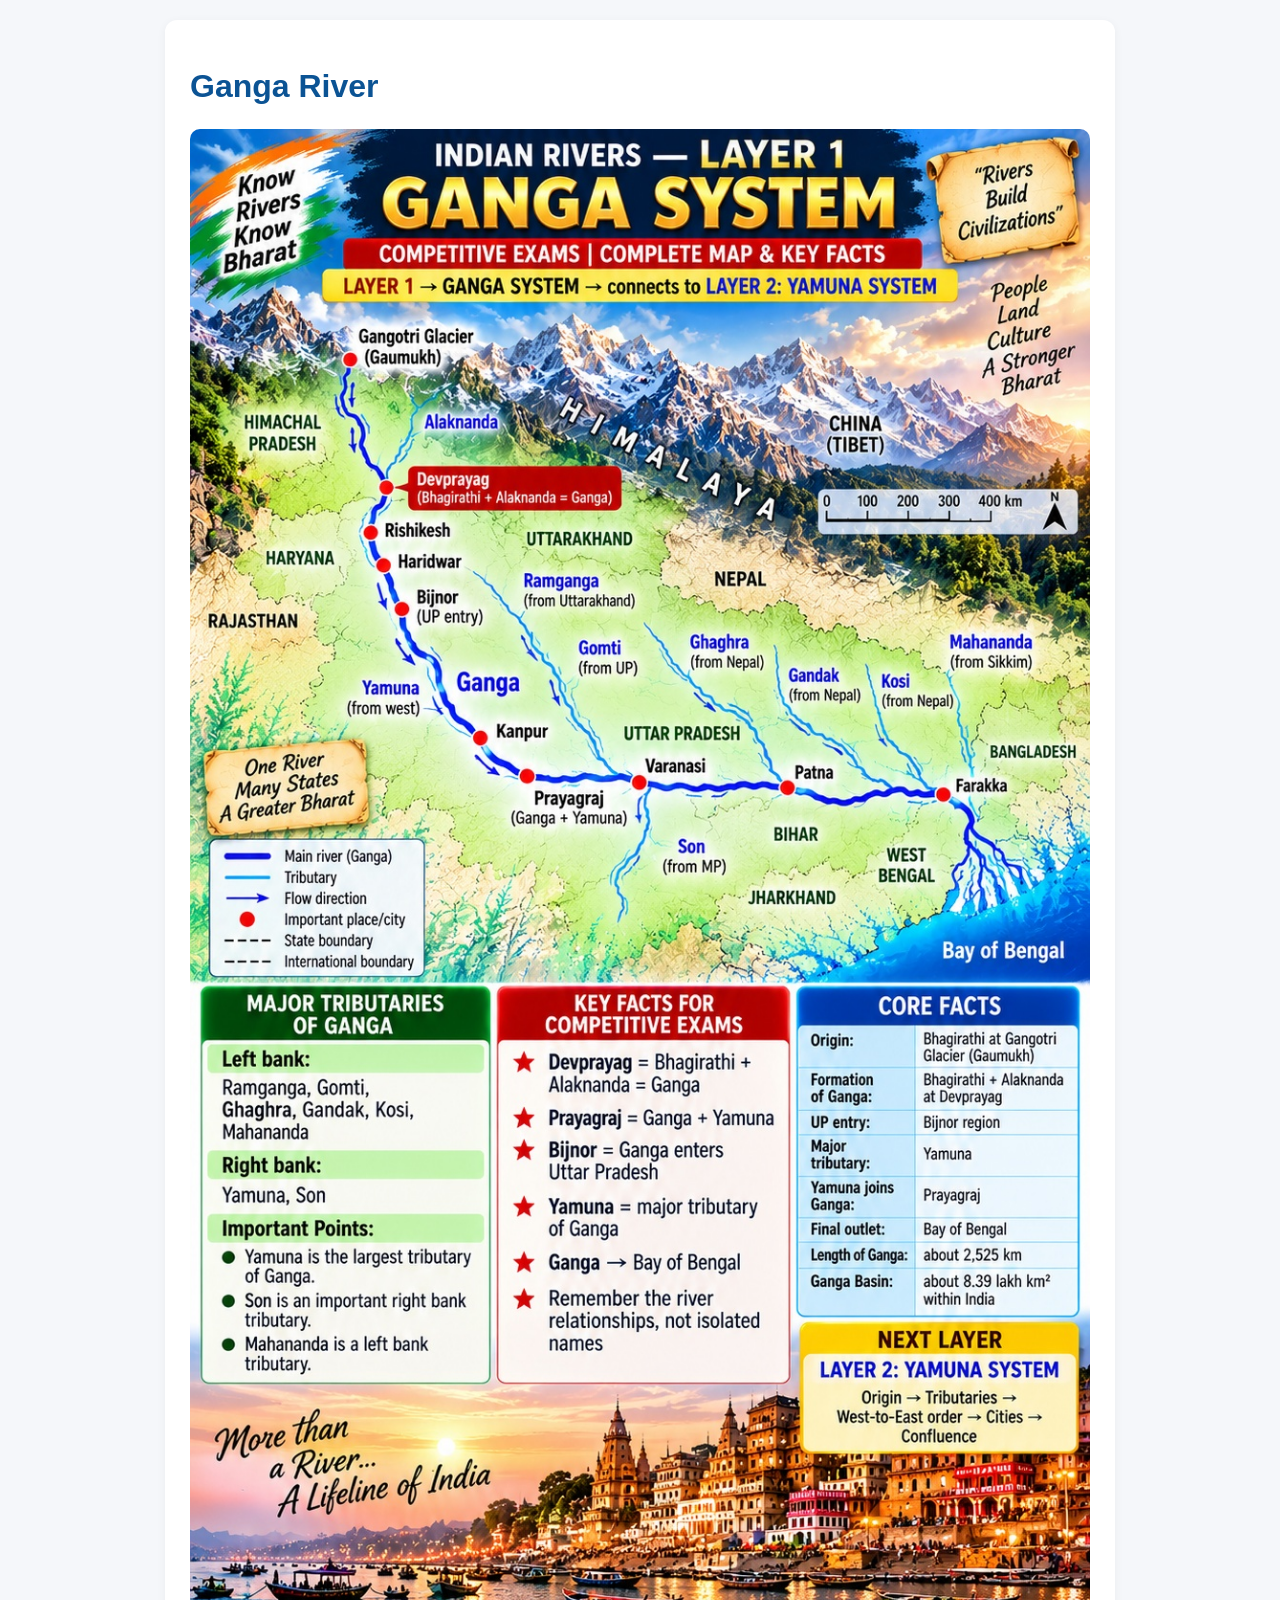
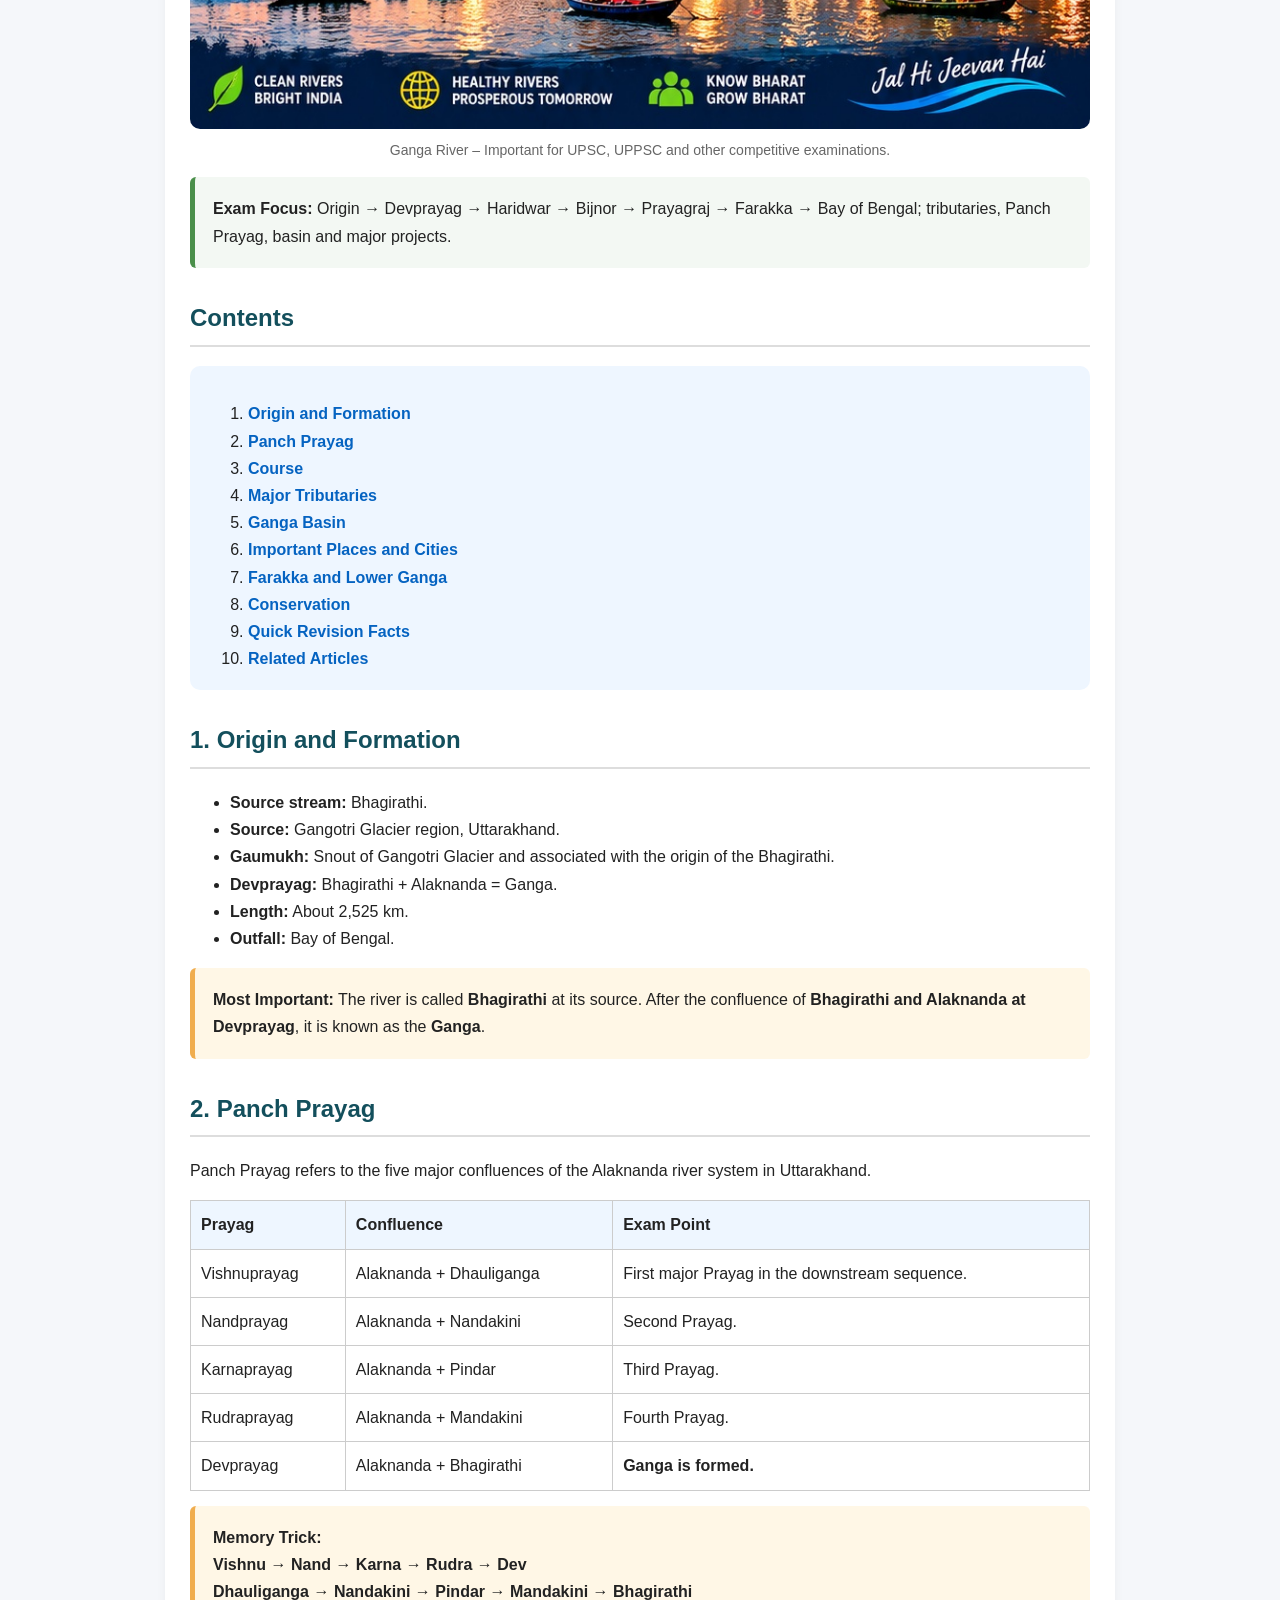
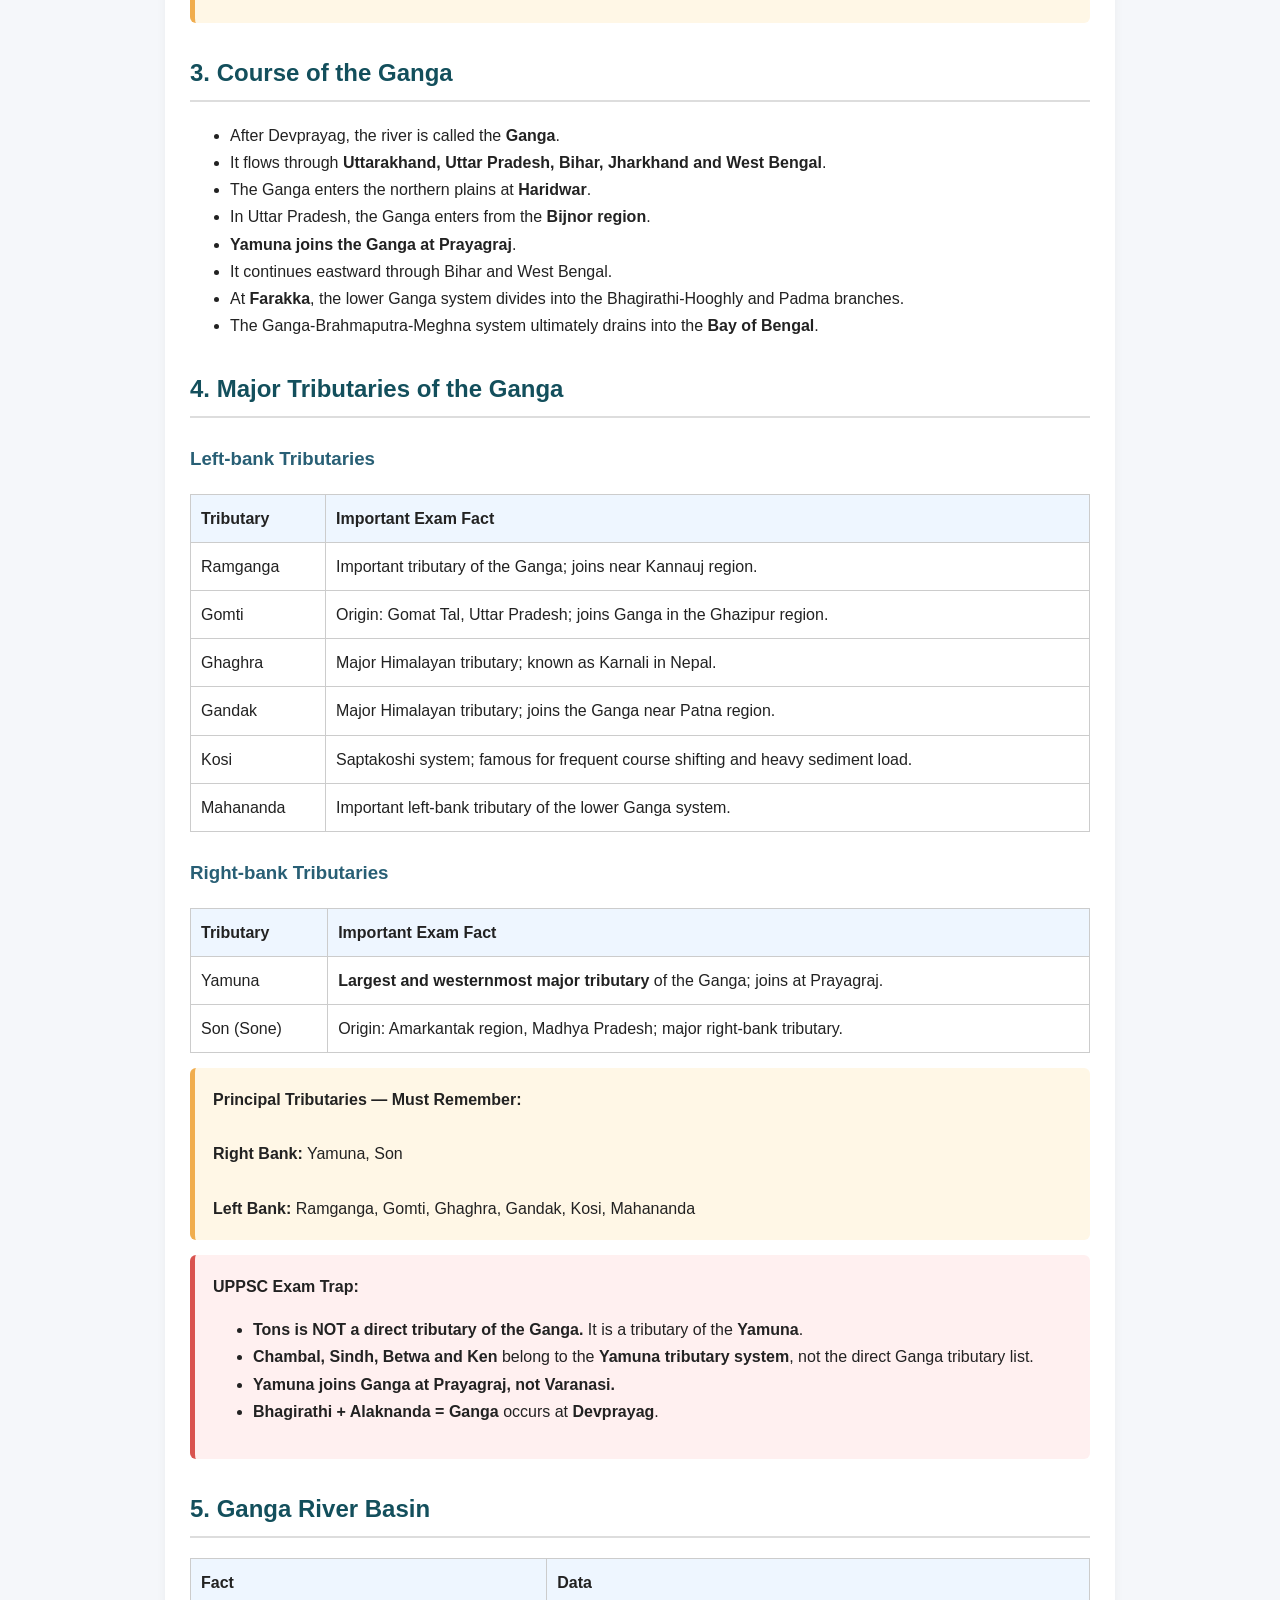
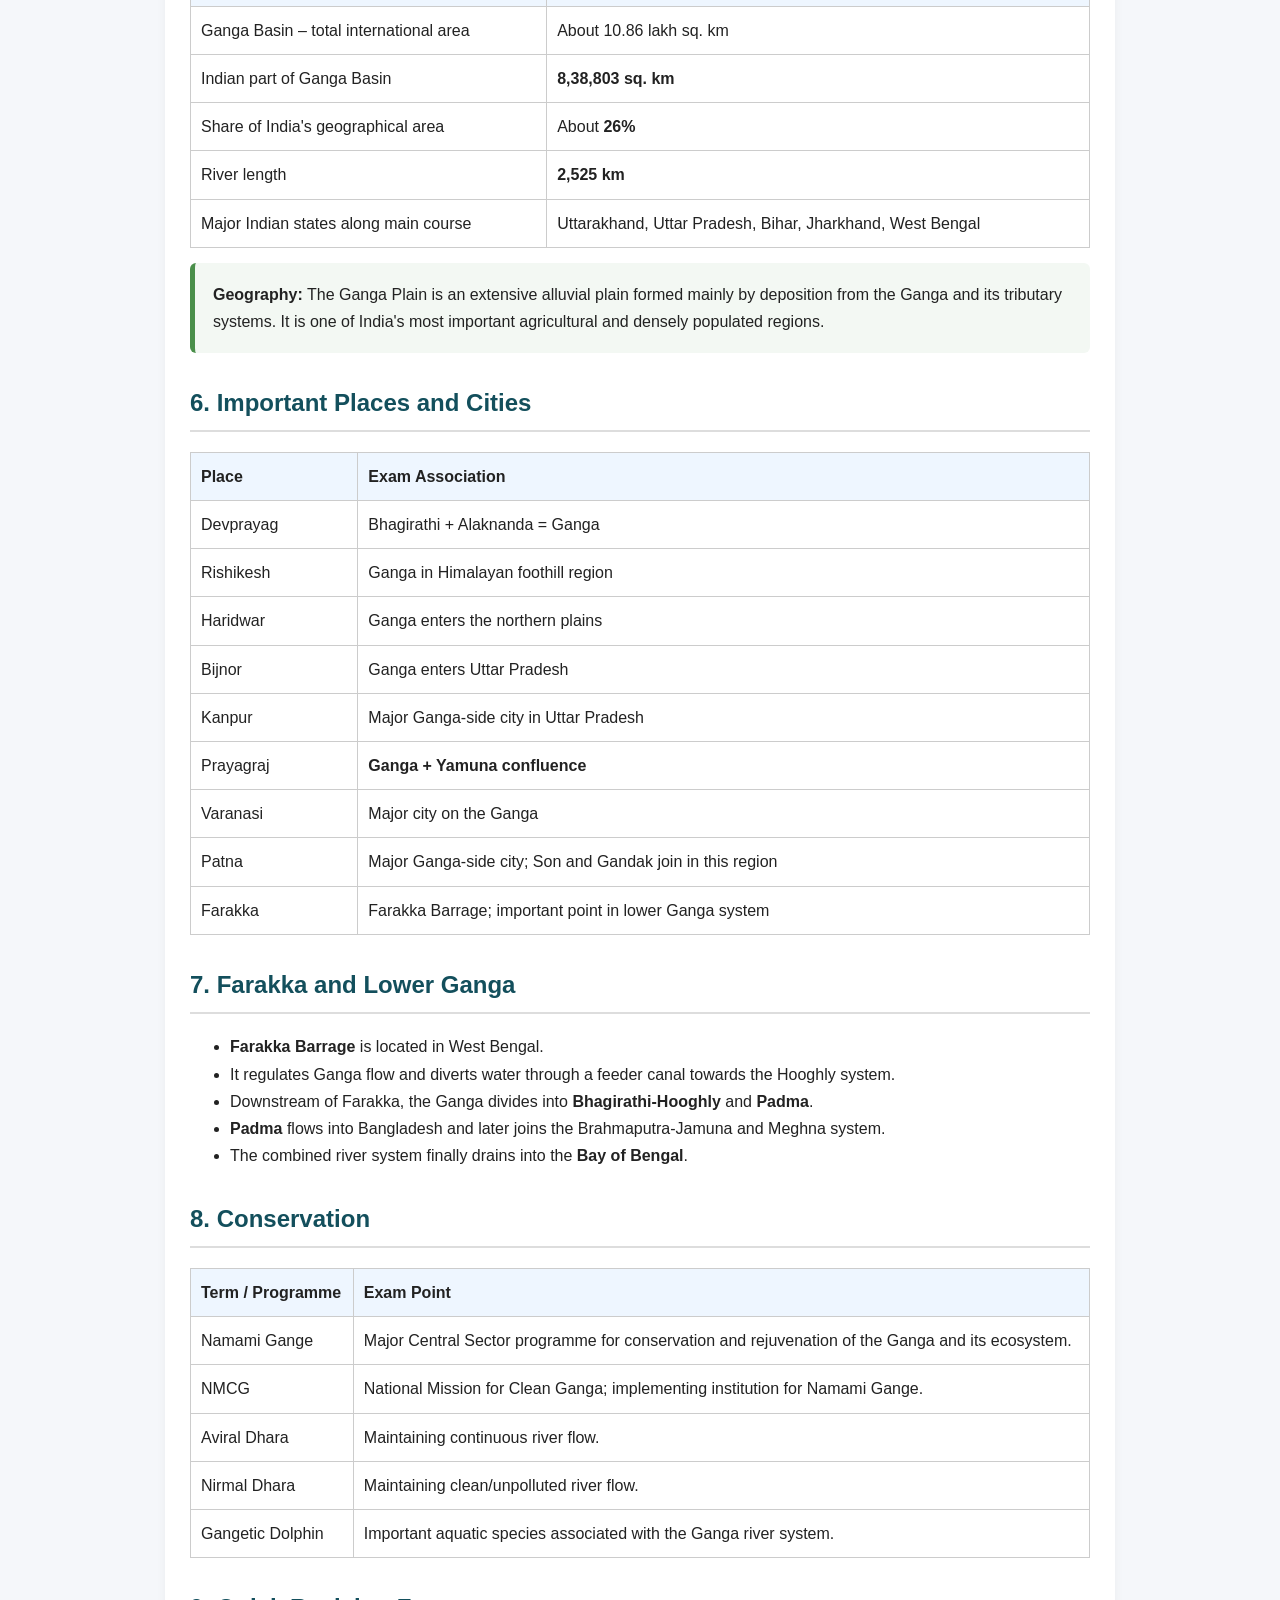
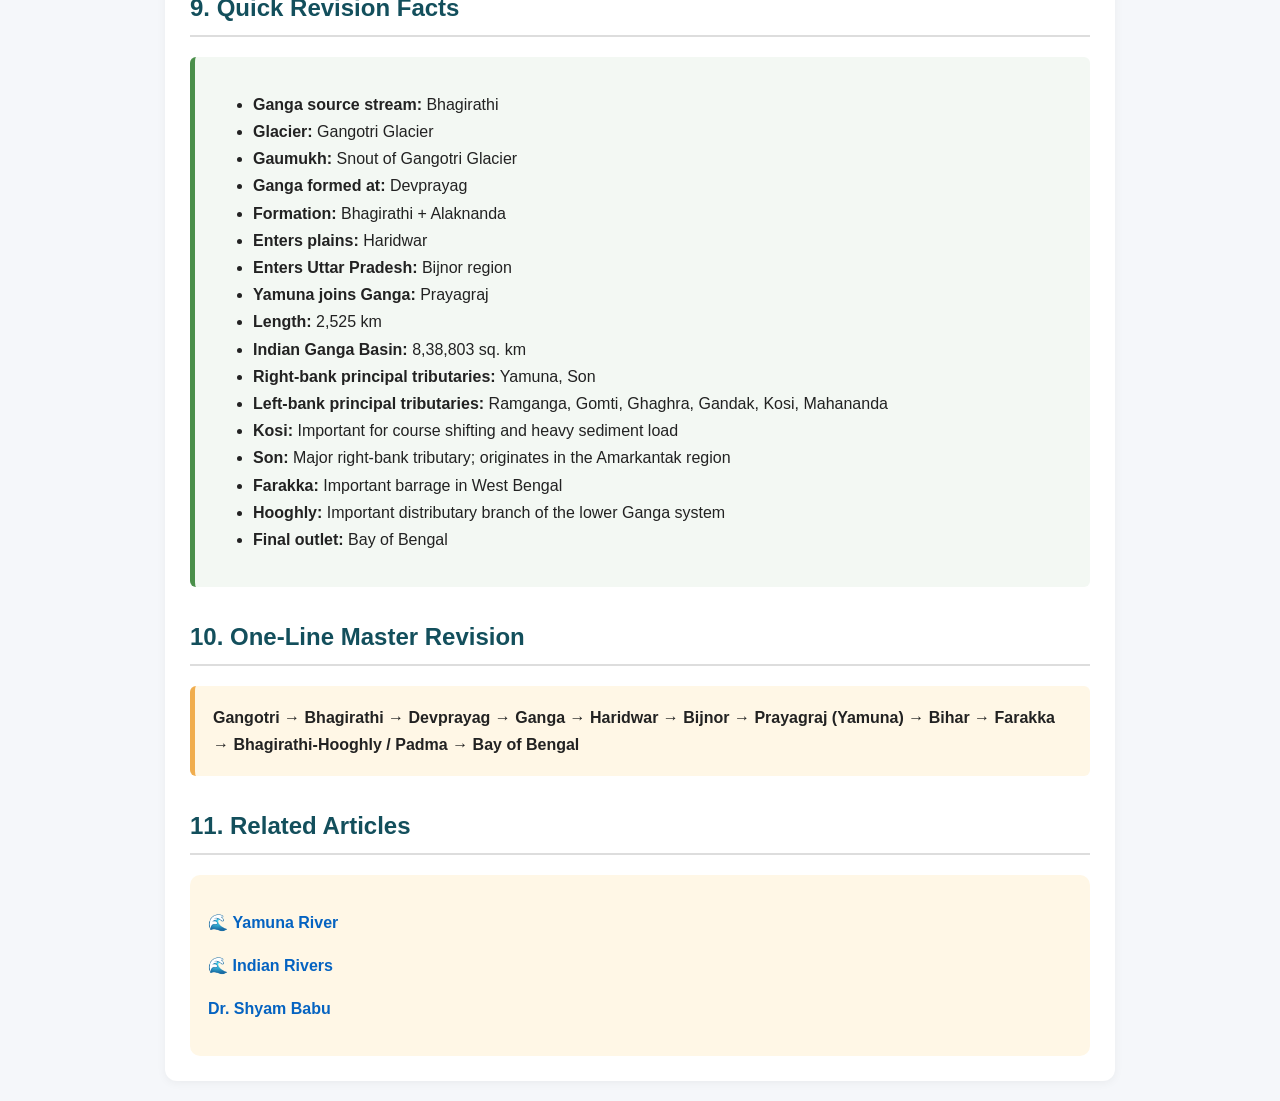
<file: study/geography/indian-rivers/ganga-river/index.html>
<!DOCTYPE html>
<html lang="en">
<head>
    <meta charset="UTF-8">
    <meta name="viewport" content="width=device-width, initial-scale=1.0">

    <title>Ganga River: Origin, Course, Tributaries & Important Facts</title>

    <meta name="description"
          content="Short exam-oriented notes on the Ganga River covering origin, Devprayag, Panch Prayag, tributaries, basin, important cities, Farakka and key facts for UPSC, UPPSC and other competitive examinations.">

    <meta name="robots" content="index, follow">

    <style>
        body {
            font-family: Arial, sans-serif;
            line-height: 1.7;
            margin: 0;
            padding: 20px;
            background: #f5f7fa;
            color: #222;
        }

        .container {
            max-width: 900px;
            margin: auto;
            background: #ffffff;
            padding: 25px;
            border-radius: 12px;
            box-shadow: 0 2px 10px rgba(0,0,0,0.05);
        }

        h1 {
            color: #0b5394;
            line-height: 1.3;
        }

        h2 {
            color: #134f5c;
            margin-top: 30px;
            border-bottom: 2px solid #ddd;
            padding-bottom: 6px;
        }

        h3 {
            color: #285f75;
            margin-top: 25px;
        }

        .toc {
            background: #eef6ff;
            padding: 18px;
            border-radius: 10px;
        }

        .toc ol {
            margin-bottom: 0;
        }

        .fact {
            background: #f3f8f3;
            padding: 18px;
            border-left: 5px solid #4a8f4a;
            margin: 15px 0;
            border-radius: 6px;
        }

        .important {
            background: #fff7e6;
            padding: 18px;
            border-left: 5px solid #f0ad4e;
            margin: 15px 0;
            border-radius: 6px;
        }

        .trap {
            background: #fff0f0;
            padding: 18px;
            border-left: 5px solid #d9534f;
            margin: 15px 0;
            border-radius: 6px;
        }

        table {
            width: 100%;
            border-collapse: collapse;
            margin: 15px 0;
        }

        th,
        td {
            border: 1px solid #ccc;
            padding: 10px;
            text-align: left;
            vertical-align: top;
        }

        th {
            background: #eef6ff;
        }

        a {
            color: #0563c1;
            text-decoration: none;
            font-weight: bold;
        }

        a:hover {
            text-decoration: underline;
        }

        .related {
            background: #fff7e6;
            padding: 18px;
            border-radius: 10px;
        }

        .river-image {
            width: 100%;
            max-width: 900px;
            height: auto;
            display: block;
            margin: 20px auto;
            border-radius: 10px;
        }

        .caption {
            text-align: center;
            font-size: 14px;
            color: #666;
            margin-top: -10px;
        }

        @media (max-width: 600px) {
            body {
                padding: 10px;
            }

            .container {
                padding: 16px;
            }

            h1 {
                font-size: 28px;
            }

            h2 {
                font-size: 22px;
            }

            table {
                font-size: 14px;
            }

            th,
            td {
                padding: 8px;
            }
        }
    </style>
</head>

<body>

<div class="container">

    <h1>Ganga River</h1>

    <img
        src="/study/geography/indian-rivers/ganga-river/ganga-river.jpg"
        alt="Ganga River in India"
        class="river-image"
        loading="lazy">

    <p class="caption">
        Ganga River – Important for UPSC, UPPSC and other competitive examinations.
    </p>

    <div class="fact">
        <strong>Exam Focus:</strong>
        Origin → Devprayag → Haridwar → Bijnor → Prayagraj → Farakka →
        Bay of Bengal; tributaries, Panch Prayag, basin and major projects.
    </div>


    <!-- Contents -->

    <h2>Contents</h2>

    <div class="toc">
        <ol>
            <li><a href="#origin">Origin and Formation</a></li>
            <li><a href="#panch-prayag">Panch Prayag</a></li>
            <li><a href="#course">Course</a></li>
            <li><a href="#tributaries">Major Tributaries</a></li>
            <li><a href="#basin">Ganga Basin</a></li>
            <li><a href="#cities">Important Places and Cities</a></li>
            <li><a href="#farraka">Farakka and Lower Ganga</a></li>
            <li><a href="#conservation">Conservation</a></li>
            <li><a href="#facts">Quick Revision Facts</a></li>
            <li><a href="#related">Related Articles</a></li>
        </ol>
    </div>


    <!-- Origin -->

    <h2 id="origin">1. Origin and Formation</h2>

    <ul>
        <li>
            <strong>Source stream:</strong> Bhagirathi.
        </li>

        <li>
            <strong>Source:</strong> Gangotri Glacier region, Uttarakhand.
        </li>

        <li>
            <strong>Gaumukh:</strong> Snout of Gangotri Glacier and associated
            with the origin of the Bhagirathi.
        </li>

        <li>
            <strong>Devprayag:</strong> Bhagirathi + Alaknanda = Ganga.
        </li>

        <li>
            <strong>Length:</strong> About 2,525 km.
        </li>

        <li>
            <strong>Outfall:</strong> Bay of Bengal.
        </li>
    </ul>

    <div class="important">
        <strong>Most Important:</strong>
        The river is called <strong>Bhagirathi</strong> at its source.
        After the confluence of <strong>Bhagirathi and Alaknanda at Devprayag</strong>,
        it is known as the <strong>Ganga</strong>.
    </div>


    <!-- Panch Prayag -->

    <h2 id="panch-prayag">2. Panch Prayag</h2>

    <p>
        Panch Prayag refers to the five major confluences of the
        Alaknanda river system in Uttarakhand.
    </p>

    <table>
        <tr>
            <th>Prayag</th>
            <th>Confluence</th>
            <th>Exam Point</th>
        </tr>

        <tr>
            <td>Vishnuprayag</td>
            <td>Alaknanda + Dhauliganga</td>
            <td>First major Prayag in the downstream sequence.</td>
        </tr>

        <tr>
            <td>Nandprayag</td>
            <td>Alaknanda + Nandakini</td>
            <td>Second Prayag.</td>
        </tr>

        <tr>
            <td>Karnaprayag</td>
            <td>Alaknanda + Pindar</td>
            <td>Third Prayag.</td>
        </tr>

        <tr>
            <td>Rudraprayag</td>
            <td>Alaknanda + Mandakini</td>
            <td>Fourth Prayag.</td>
        </tr>

        <tr>
            <td>Devprayag</td>
            <td>Alaknanda + Bhagirathi</td>
            <td><strong>Ganga is formed.</strong></td>
        </tr>
    </table>

    <div class="important">
        <strong>Memory Trick:</strong>
        <br>
        <strong>Vishnu → Nand → Karna → Rudra → Dev</strong>
        <br>
        <strong>Dhauliganga → Nandakini → Pindar → Mandakini → Bhagirathi</strong>
    </div>


    <!-- Course -->

    <h2 id="course">3. Course of the Ganga</h2>

    <ul>
        <li>
            After Devprayag, the river is called the <strong>Ganga</strong>.
        </li>

        <li>
            It flows through <strong>Uttarakhand, Uttar Pradesh, Bihar,
            Jharkhand and West Bengal</strong>.
        </li>

        <li>
            The Ganga enters the northern plains at
            <strong>Haridwar</strong>.
        </li>

        <li>
            In Uttar Pradesh, the Ganga enters from the
            <strong>Bijnor region</strong>.
        </li>

        <li>
            <strong>Yamuna joins the Ganga at Prayagraj</strong>.
        </li>

        <li>
            It continues eastward through Bihar and West Bengal.
        </li>

        <li>
            At <strong>Farakka</strong>, the lower Ganga system divides
            into the Bhagirathi-Hooghly and Padma branches.
        </li>

        <li>
            The Ganga-Brahmaputra-Meghna system ultimately drains into
            the <strong>Bay of Bengal</strong>.
        </li>
    </ul>


    <!-- Tributaries -->

    <h2 id="tributaries">4. Major Tributaries of the Ganga</h2>

    <h3>Left-bank Tributaries</h3>

    <table>
        <tr>
            <th>Tributary</th>
            <th>Important Exam Fact</th>
        </tr>

        <tr>
            <td>Ramganga</td>
            <td>
                Important tributary of the Ganga; joins near Kannauj region.
            </td>
        </tr>

        <tr>
            <td>Gomti</td>
            <td>
                Origin: Gomat Tal, Uttar Pradesh; joins Ganga in the
                Ghazipur region.
            </td>
        </tr>

        <tr>
            <td>Ghaghra</td>
            <td>
                Major Himalayan tributary; known as Karnali in Nepal.
            </td>
        </tr>

        <tr>
            <td>Gandak</td>
            <td>
                Major Himalayan tributary; joins the Ganga near Patna region.
            </td>
        </tr>

        <tr>
            <td>Kosi</td>
            <td>
                Saptakoshi system; famous for frequent course shifting
                and heavy sediment load.
            </td>
        </tr>

        <tr>
            <td>Mahananda</td>
            <td>
                Important left-bank tributary of the lower Ganga system.
            </td>
        </tr>
    </table>


    <h3>Right-bank Tributaries</h3>

    <table>
        <tr>
            <th>Tributary</th>
            <th>Important Exam Fact</th>
        </tr>

        <tr>
            <td>Yamuna</td>
            <td>
                <strong>Largest and westernmost major tributary</strong>
                of the Ganga; joins at Prayagraj.
            </td>
        </tr>

        <tr>
            <td>Son (Sone)</td>
            <td>
                Origin: Amarkantak region, Madhya Pradesh;
                major right-bank tributary.
            </td>
        </tr>
    </table>

    <div class="important">
        <strong>Principal Tributaries — Must Remember:</strong>
        <br><br>

        <strong>Right Bank:</strong>
        Yamuna, Son
        <br><br>

        <strong>Left Bank:</strong>
        Ramganga, Gomti, Ghaghra, Gandak, Kosi, Mahananda
    </div>


    <!-- Important Trap -->

    <div class="trap">
        <strong>UPPSC Exam Trap:</strong>

        <ul>
            <li>
                <strong>Tons is NOT a direct tributary of the Ganga.</strong>
                It is a tributary of the <strong>Yamuna</strong>.
            </li>

            <li>
                <strong>Chambal, Sindh, Betwa and Ken</strong> belong to
                the <strong>Yamuna tributary system</strong>, not the
                direct Ganga tributary list.
            </li>

            <li>
                <strong>Yamuna joins Ganga at Prayagraj, not Varanasi.</strong>
            </li>

            <li>
                <strong>Bhagirathi + Alaknanda = Ganga</strong> occurs at
                <strong>Devprayag</strong>.
            </li>
        </ul>
    </div>


    <!-- Basin -->

    <h2 id="basin">5. Ganga River Basin</h2>

    <table>
        <tr>
            <th>Fact</th>
            <th>Data</th>
        </tr>

        <tr>
            <td>Ganga Basin – total international area</td>
            <td>About 10.86 lakh sq. km</td>
        </tr>

        <tr>
            <td>Indian part of Ganga Basin</td>
            <td><strong>8,38,803 sq. km</strong></td>
        </tr>

        <tr>
            <td>Share of India's geographical area</td>
            <td>About <strong>26%</strong></td>
        </tr>

        <tr>
            <td>River length</td>
            <td><strong>2,525 km</strong></td>
        </tr>

        <tr>
            <td>Major Indian states along main course</td>
            <td>
                Uttarakhand, Uttar Pradesh, Bihar, Jharkhand,
                West Bengal
            </td>
        </tr>
    </table>

    <div class="fact">
        <strong>Geography:</strong>
        The Ganga Plain is an extensive alluvial plain formed mainly
        by deposition from the Ganga and its tributary systems.
        It is one of India's most important agricultural and densely
        populated regions.
    </div>


    <!-- Cities -->

    <h2 id="cities">6. Important Places and Cities</h2>

    <table>
        <tr>
            <th>Place</th>
            <th>Exam Association</th>
        </tr>

        <tr>
            <td>Devprayag</td>
            <td>Bhagirathi + Alaknanda = Ganga</td>
        </tr>

        <tr>
            <td>Rishikesh</td>
            <td>Ganga in Himalayan foothill region</td>
        </tr>

        <tr>
            <td>Haridwar</td>
            <td>Ganga enters the northern plains</td>
        </tr>

        <tr>
            <td>Bijnor</td>
            <td>Ganga enters Uttar Pradesh</td>
        </tr>

        <tr>
            <td>Kanpur</td>
            <td>Major Ganga-side city in Uttar Pradesh</td>
        </tr>

        <tr>
            <td>Prayagraj</td>
            <td><strong>Ganga + Yamuna confluence</strong></td>
        </tr>

        <tr>
            <td>Varanasi</td>
            <td>Major city on the Ganga</td>
        </tr>

        <tr>
            <td>Patna</td>
            <td>Major Ganga-side city; Son and Gandak join in this region</td>
        </tr>

        <tr>
            <td>Farakka</td>
            <td>Farakka Barrage; important point in lower Ganga system</td>
        </tr>
    </table>


    <!-- Farakka -->

    <h2 id="farraka">7. Farakka and Lower Ganga</h2>

    <ul>
        <li>
            <strong>Farakka Barrage</strong> is located in West Bengal.
        </li>

        <li>
            It regulates Ganga flow and diverts water through a feeder
            canal towards the Hooghly system.
        </li>

        <li>
            Downstream of Farakka, the Ganga divides into
            <strong>Bhagirathi-Hooghly</strong> and <strong>Padma</strong>.
        </li>

        <li>
            <strong>Padma</strong> flows into Bangladesh and later joins
            the Brahmaputra-Jamuna and Meghna system.
        </li>

        <li>
            The combined river system finally drains into the
            <strong>Bay of Bengal</strong>.
        </li>
    </ul>


    <!-- Conservation -->

    <h2 id="conservation">8. Conservation</h2>

    <table>
        <tr>
            <th>Term / Programme</th>
            <th>Exam Point</th>
        </tr>

        <tr>
            <td>Namami Gange</td>
            <td>
                Major Central Sector programme for conservation and
                rejuvenation of the Ganga and its ecosystem.
            </td>
        </tr>

        <tr>
            <td>NMCG</td>
            <td>
                National Mission for Clean Ganga; implementing institution
                for Namami Gange.
            </td>
        </tr>

        <tr>
            <td>Aviral Dhara</td>
            <td>Maintaining continuous river flow.</td>
        </tr>

        <tr>
            <td>Nirmal Dhara</td>
            <td>Maintaining clean/unpolluted river flow.</td>
        </tr>

        <tr>
            <td>Gangetic Dolphin</td>
            <td>
                Important aquatic species associated with the Ganga river system.
            </td>
        </tr>
    </table>


    <!-- Quick Facts -->

    <h2 id="facts">9. Quick Revision Facts</h2>

    <div class="fact">

        <ul>

            <li>
                <strong>Ganga source stream:</strong> Bhagirathi
            </li>

            <li>
                <strong>Glacier:</strong> Gangotri Glacier
            </li>

            <li>
                <strong>Gaumukh:</strong> Snout of Gangotri Glacier
            </li>

            <li>
                <strong>Ganga formed at:</strong> Devprayag
            </li>

            <li>
                <strong>Formation:</strong> Bhagirathi + Alaknanda
            </li>

            <li>
                <strong>Enters plains:</strong> Haridwar
            </li>

            <li>
                <strong>Enters Uttar Pradesh:</strong> Bijnor region
            </li>

            <li>
                <strong>Yamuna joins Ganga:</strong> Prayagraj
            </li>

            <li>
                <strong>Length:</strong> 2,525 km
            </li>

            <li>
                <strong>Indian Ganga Basin:</strong> 8,38,803 sq. km
            </li>

            <li>
                <strong>Right-bank principal tributaries:</strong>
                Yamuna, Son
            </li>

            <li>
                <strong>Left-bank principal tributaries:</strong>
                Ramganga, Gomti, Ghaghra, Gandak, Kosi, Mahananda
            </li>

            <li>
                <strong>Kosi:</strong> Important for course shifting and
                heavy sediment load
            </li>

            <li>
                <strong>Son:</strong> Major right-bank tributary;
                originates in the Amarkantak region
            </li>

            <li>
                <strong>Farakka:</strong> Important barrage in West Bengal
            </li>

            <li>
                <strong>Hooghly:</strong> Important distributary branch
                of the lower Ganga system
            </li>

            <li>
                <strong>Final outlet:</strong> Bay of Bengal
            </li>

        </ul>

    </div>


    <!-- One Line Revision -->

    <h2>10. One-Line Master Revision</h2>

    <div class="important">

        <strong>
            Gangotri → Bhagirathi → Devprayag → Ganga → Haridwar →
            Bijnor → Prayagraj (Yamuna) → Bihar → Farakka →
            Bhagirathi-Hooghly / Padma → Bay of Bengal
        </strong>

    </div>


    <!-- Related Articles -->

    <h2 id="related">11. Related Articles</h2>

    <div class="related">

        <p>
            🌊
            <a href="/study/geography/indian-rivers/yamuna-river/">
                Yamuna River
            </a>
        </p>

        <p>
            🌊
            <a href="/study/geography/indian-rivers/">
                Indian Rivers
            </a>
        </p>
        <p>
    <strong>
        <a href="https://drshyambabu.in/" target="_blank" rel="noopener">
            Dr. Shyam Babu
        </a>
    </strong>
</p>

    </div>

</div>

</body>
</html>
</file>
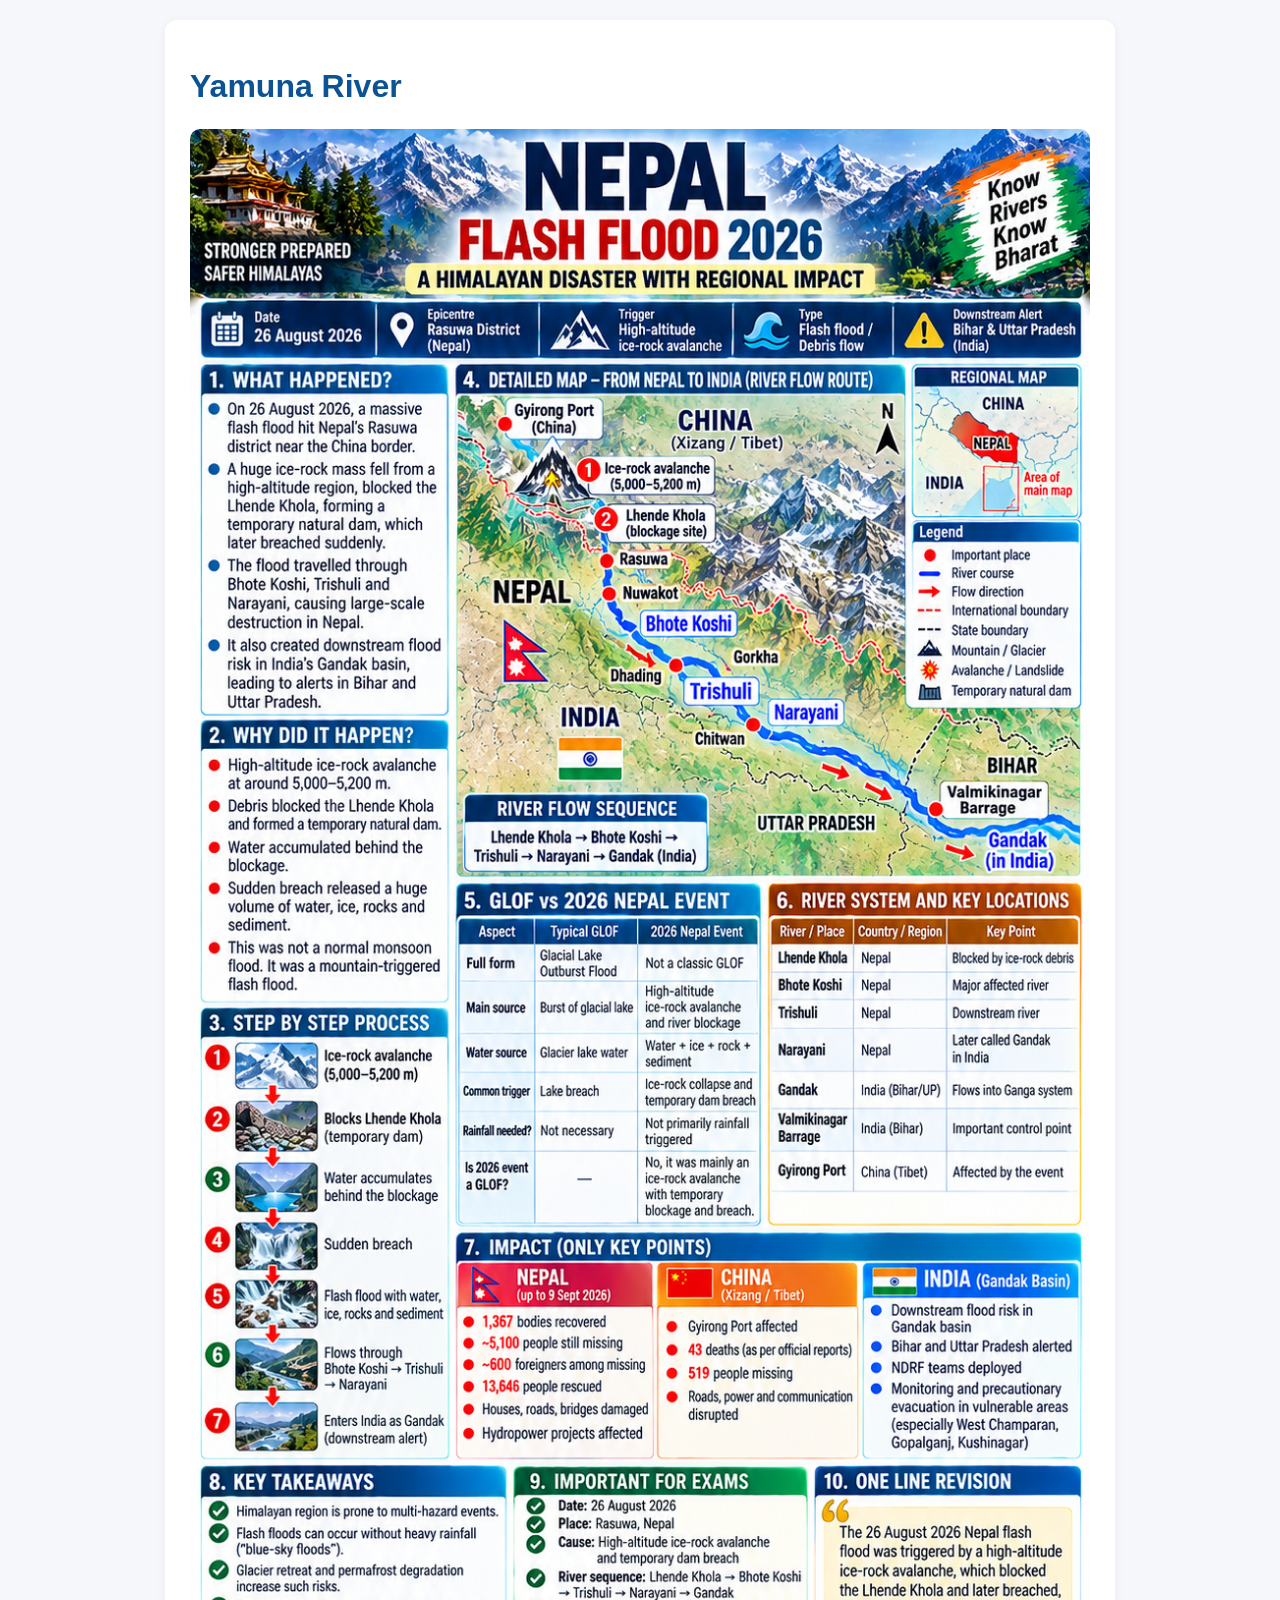
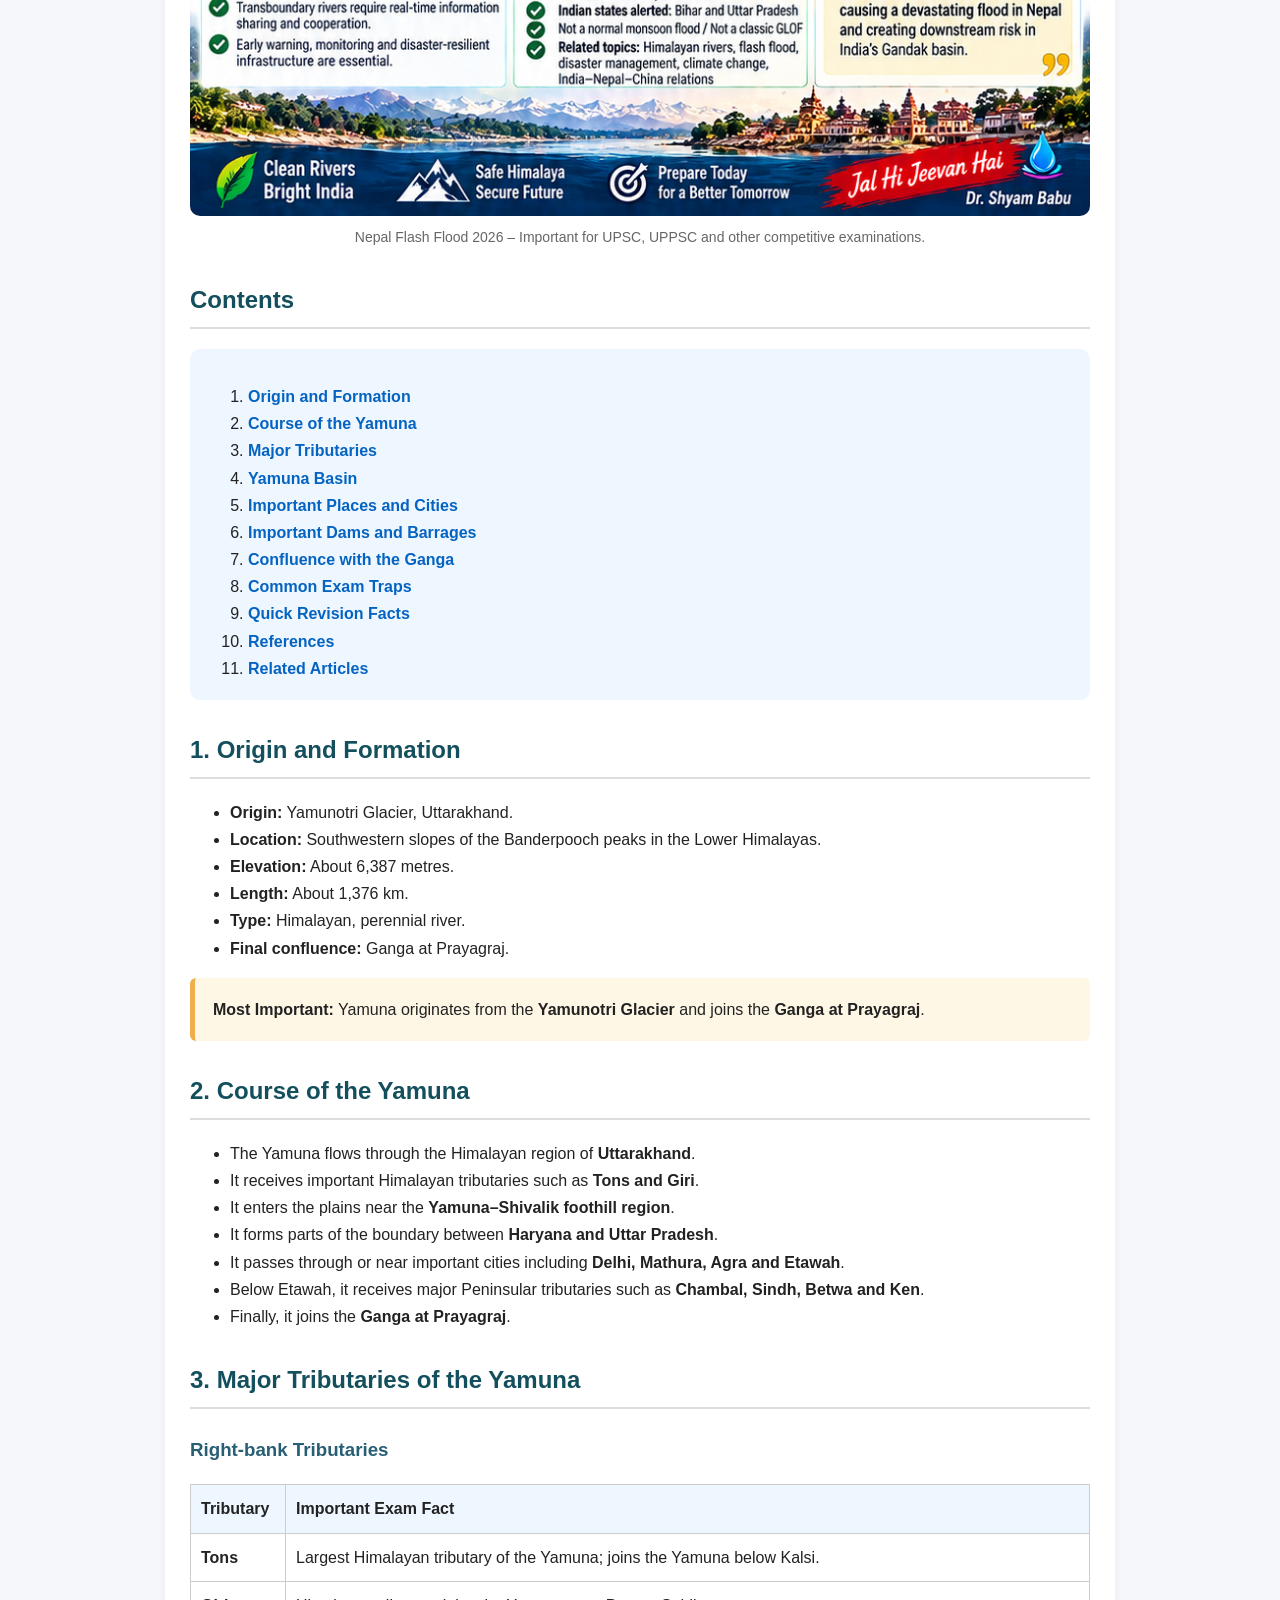
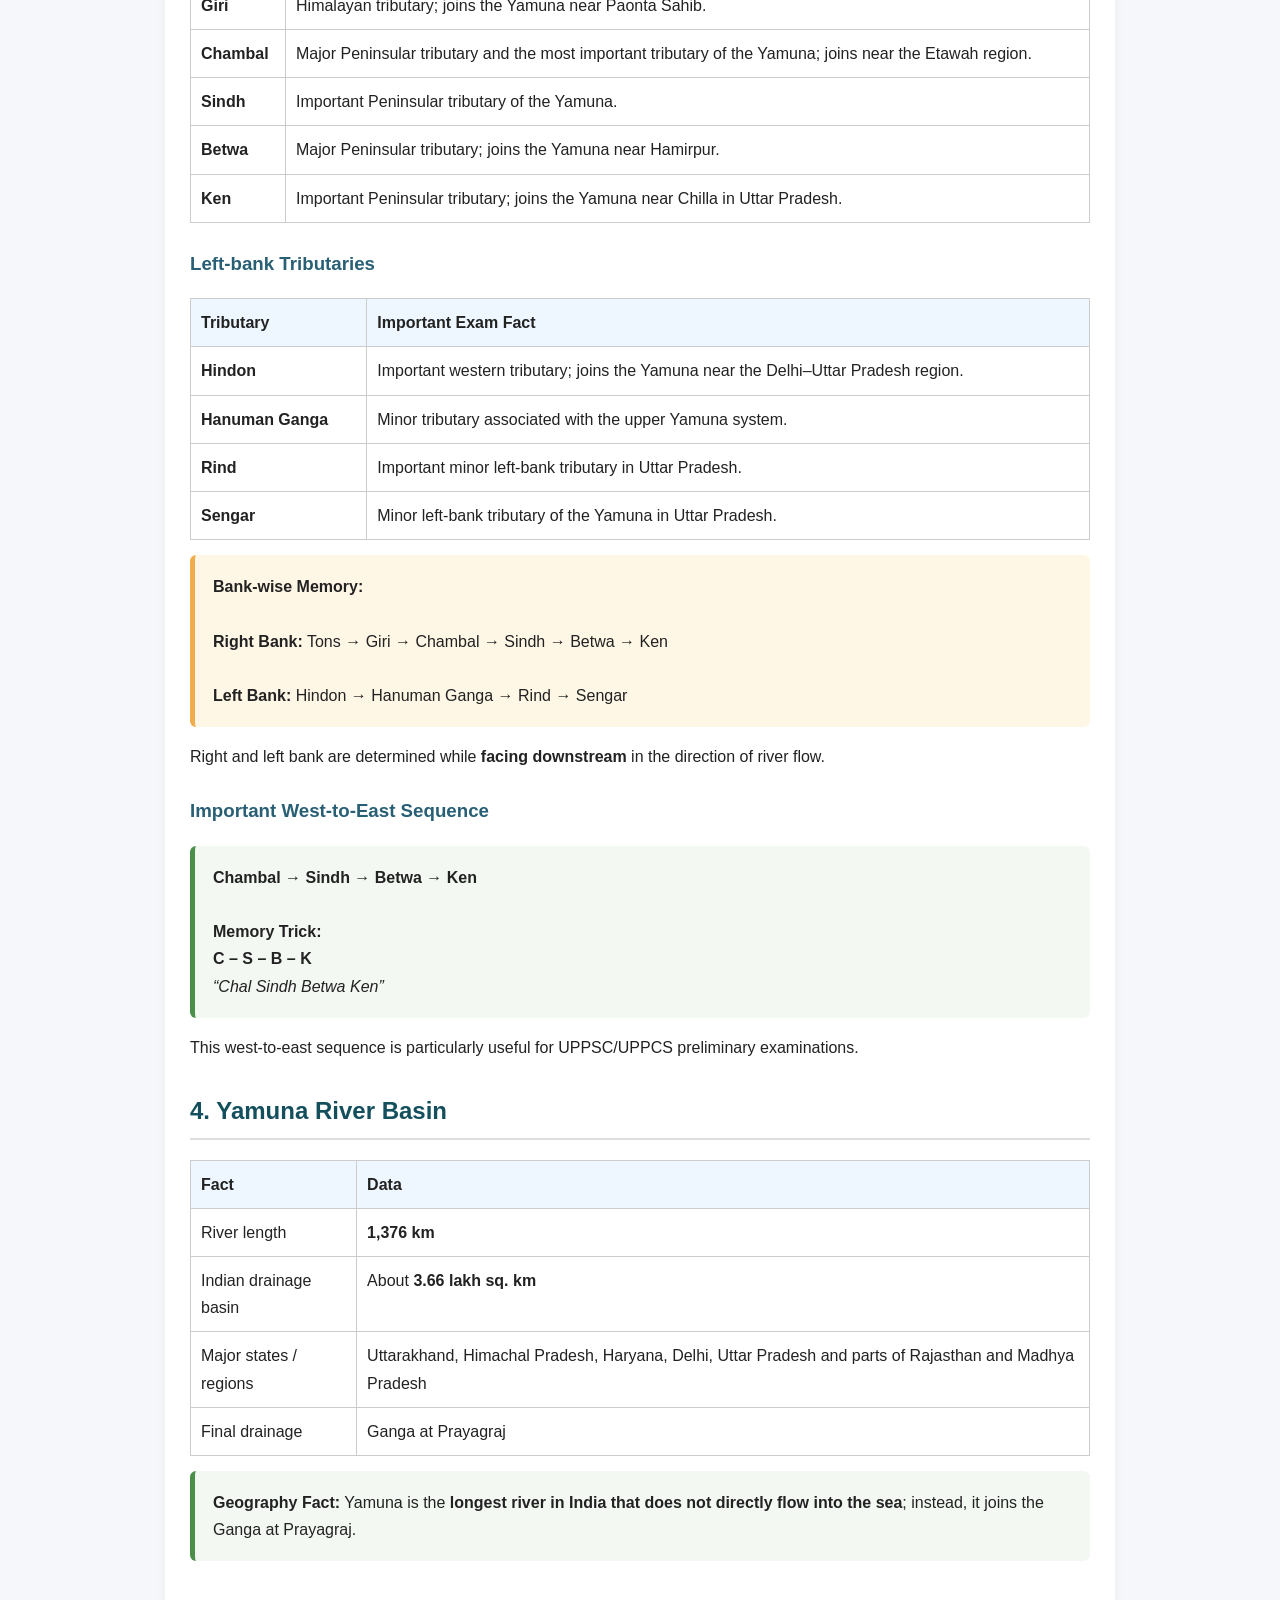
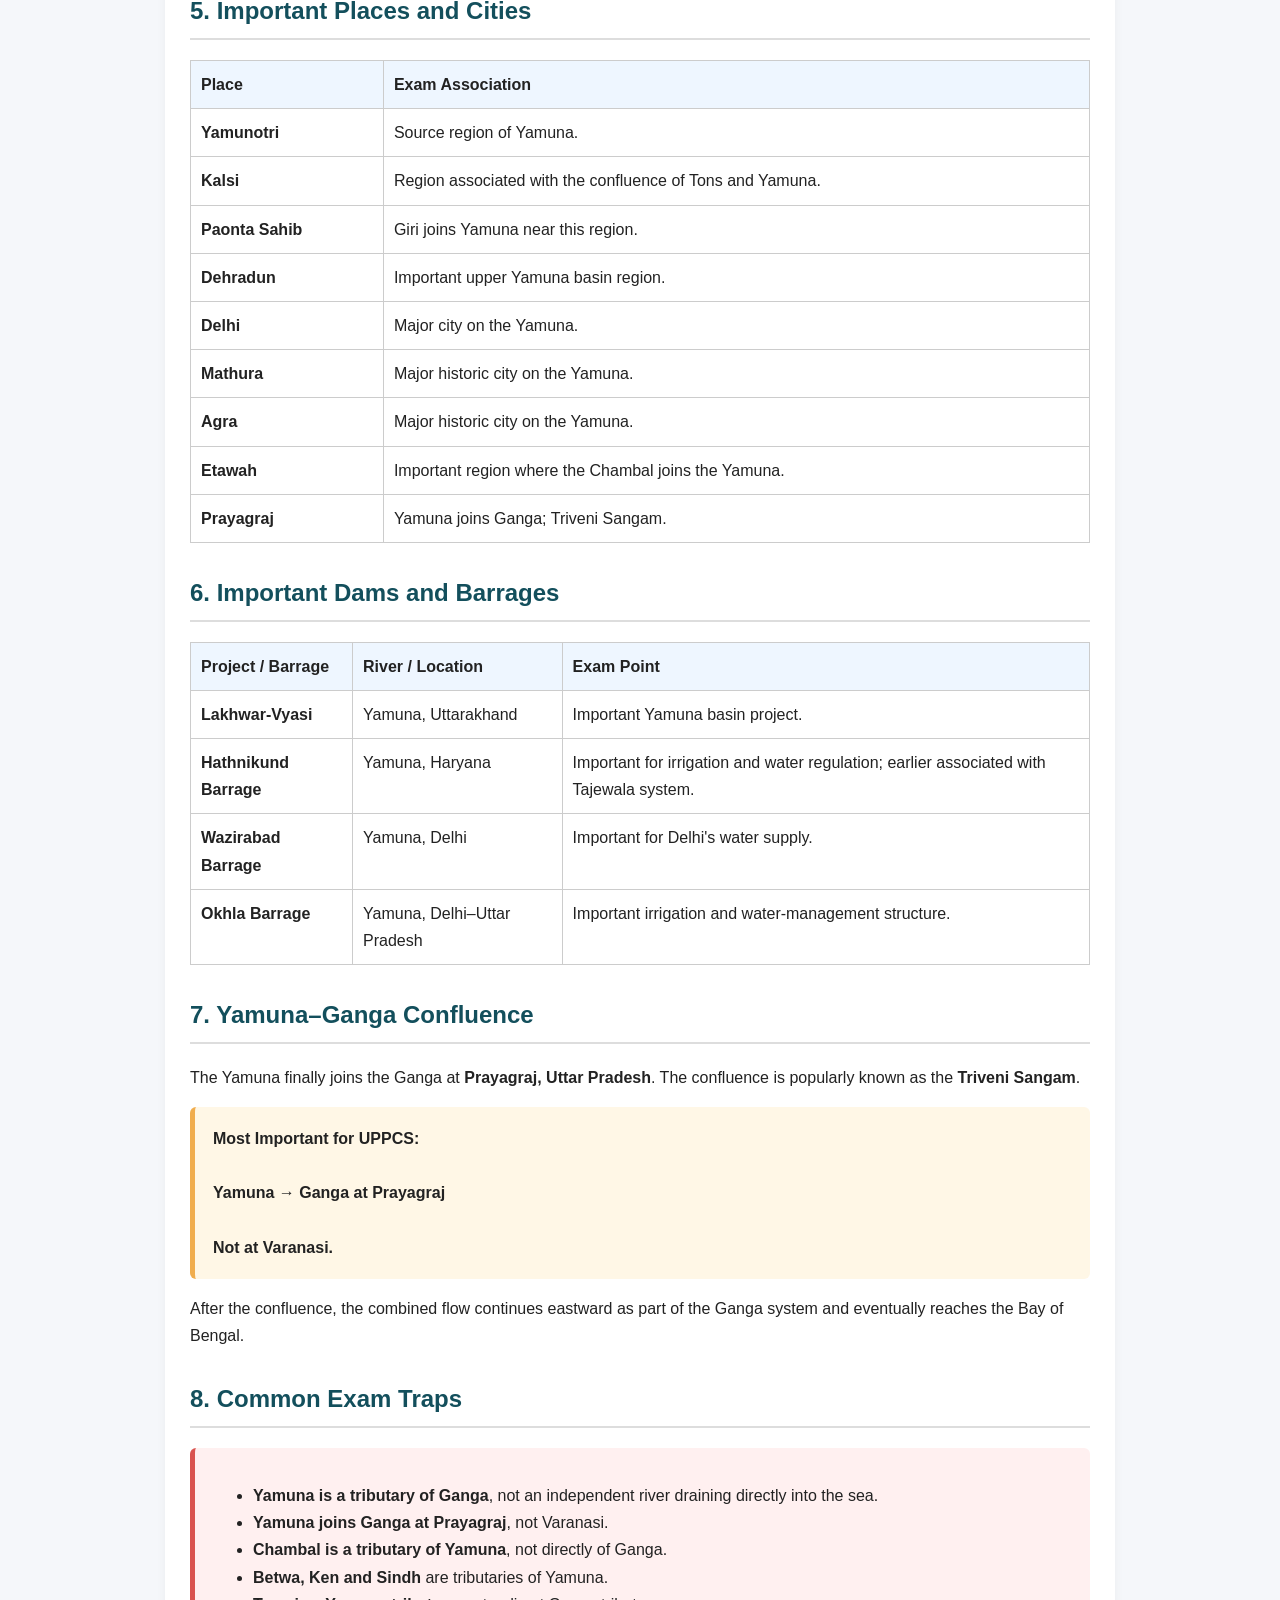
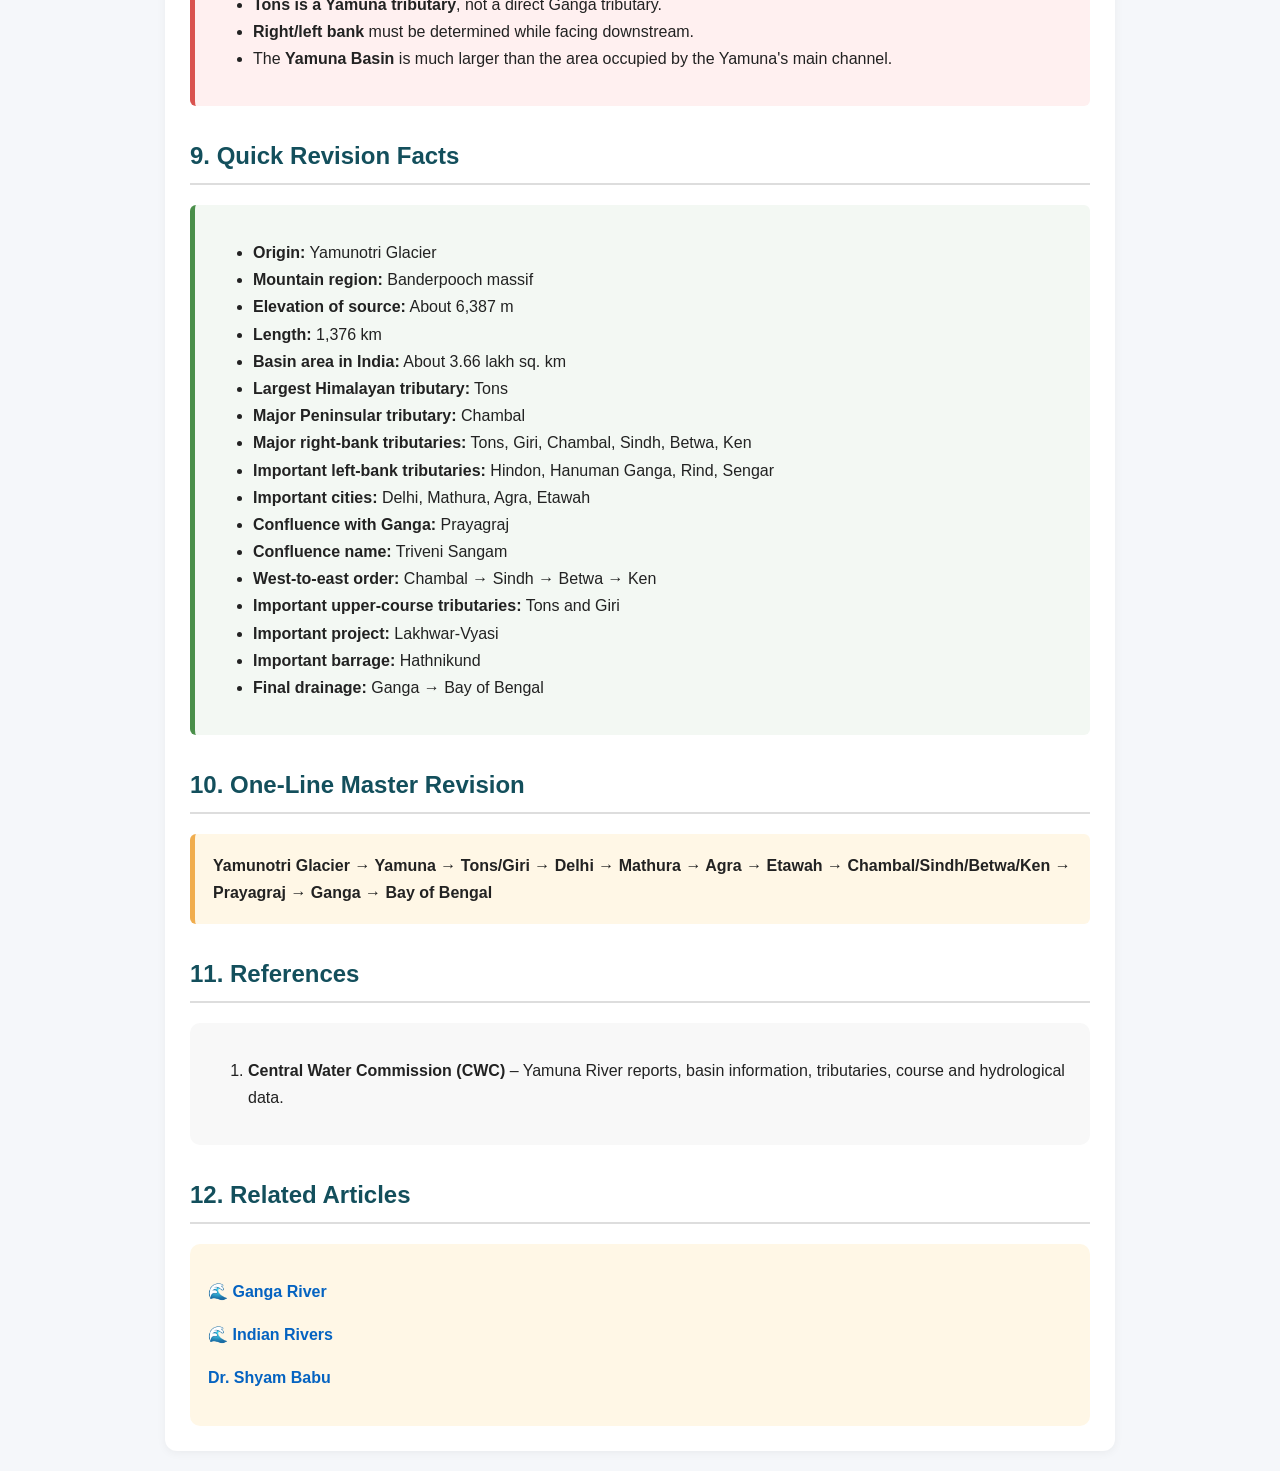
<file: study/geography/indian-rivers/yamuna-river/index.html>
<!DOCTYPE html>
<html lang="en">
<head>
    <meta charset="UTF-8">
    <meta name="viewport" content="width=device-width, initial-scale=1.0">

    <title>Yamuna River: Origin, Course, Tributaries & Important Facts</title>

    <meta name="description"
          content="Short exam-oriented notes on the Yamuna River covering origin, course, tributaries, basin, important cities, dams, Prayagraj confluence and key facts for UPSC, UPPSC and other competitive examinations.">

    <meta name="robots" content="index, follow">

    <style>
        body {
            font-family: Arial, sans-serif;
            line-height: 1.7;
            margin: 0;
            padding: 20px;
            background: #f5f7fa;
            color: #222;
        }

        .container {
            max-width: 900px;
            margin: auto;
            background: #ffffff;
            padding: 25px;
            border-radius: 12px;
            box-shadow: 0 2px 10px rgba(0,0,0,0.05);
        }

        h1 {
            color: #0b5394;
            line-height: 1.3;
        }

        h2 {
            color: #134f5c;
            margin-top: 30px;
            border-bottom: 2px solid #ddd;
            padding-bottom: 6px;
        }

        h3 {
            color: #285f75;
            margin-top: 25px;
        }

        .toc {
            background: #eef6ff;
            padding: 18px;
            border-radius: 10px;
        }

        .toc ol {
            margin-bottom: 0;
        }

        .fact {
            background: #f3f8f3;
            padding: 18px;
            border-left: 5px solid #4a8f4a;
            margin: 15px 0;
            border-radius: 6px;
        }

        .important {
            background: #fff7e6;
            padding: 18px;
            border-left: 5px solid #f0ad4e;
            margin: 15px 0;
            border-radius: 6px;
        }

        .trap {
            background: #fff0f0;
            padding: 18px;
            border-left: 5px solid #d9534f;
            margin: 15px 0;
            border-radius: 6px;
        }

        table {
            width: 100%;
            border-collapse: collapse;
            margin: 15px 0;
        }

        th,
        td {
            border: 1px solid #ccc;
            padding: 10px;
            text-align: left;
            vertical-align: top;
        }

        th {
            background: #eef6ff;
        }

        a {
            color: #0563c1;
            text-decoration: none;
            font-weight: bold;
        }

        a:hover {
            text-decoration: underline;
        }

        .related {
            background: #fff7e6;
            padding: 18px;
            border-radius: 10px;
        }

        .river-image {
            width: 100%;
            max-width: 900px;
            height: auto;
            display: block;
            margin: 20px auto;
            border-radius: 10px;
        }

        .caption {
            text-align: center;
            font-size: 14px;
            color: #666;
            margin-top: -10px;
        }

        .references {
            background: #f8f8f8;
            padding: 18px;
            border-radius: 10px;
        }

        sup {
            font-size: 0.75em;
        }

        @media (max-width: 600px) {
            body {
                padding: 10px;
            }

            .container {
                padding: 16px;
            }

            h1 {
                font-size: 28px;
            }

            h2 {
                font-size: 22px;
            }

            table {
                font-size: 14px;
            }

            th,
            td {
                padding: 8px;
            }
        }
    </style>
</head>

<body>

<div class="container">

    <h1>Yamuna River</h1>

<img
    src="/study/geography/nepal-flash-flood/nepal-flash-flood-2026.png"
    alt="Nepal Flash Flood 2026"
    class="river-image"
    loading="lazy">

<p class="caption">
    Nepal Flash Flood 2026 – Important for UPSC, UPPSC and other competitive examinations.
</p>
    
    <!-- Contents -->

    <h2>Contents</h2>

    <div class="toc">
        <ol>
            <li><a href="#origin">Origin and Formation</a></li>
            <li><a href="#course">Course of the Yamuna</a></li>
            <li><a href="#tributaries">Major Tributaries</a></li>
            <li><a href="#basin">Yamuna Basin</a></li>
            <li><a href="#cities">Important Places and Cities</a></li>
            <li><a href="#dams">Important Dams and Barrages</a></li>
            <li><a href="#confluence">Confluence with the Ganga</a></li>
            <li><a href="#traps">Common Exam Traps</a></li>
            <li><a href="#facts">Quick Revision Facts</a></li>
            <li><a href="#references">References</a></li>
            <li><a href="#related">Related Articles</a></li>
        </ol>
    </div>


    <!-- Origin -->

    <h2 id="origin">1. Origin and Formation</h2>

    <ul>
        <li>
            <strong>Origin:</strong> Yamunotri Glacier, Uttarakhand.
        </li>

        <li>
            <strong>Location:</strong> Southwestern slopes of the
            Banderpooch peaks in the Lower Himalayas.
        </li>

        <li>
            <strong>Elevation:</strong> About 6,387 metres.
        </li>

        <li>
            <strong>Length:</strong> About 1,376 km.
        </li>

        <li>
            <strong>Type:</strong> Himalayan, perennial river.
        </li>

        <li>
            <strong>Final confluence:</strong> Ganga at Prayagraj.
        </li>
    </ul>

    <div class="important">
        <strong>Most Important:</strong>
        Yamuna originates from the <strong>Yamunotri Glacier</strong>
        and joins the <strong>Ganga at Prayagraj</strong>.
    </div>


    <!-- Course -->

    <h2 id="course">2. Course of the Yamuna</h2>

    <ul>
        <li>
            The Yamuna flows through the Himalayan region of
            <strong>Uttarakhand</strong>.
        </li>

        <li>
            It receives important Himalayan tributaries such as
            <strong>Tons and Giri</strong>.
        </li>

        <li>
            It enters the plains near the
            <strong>Yamuna–Shivalik foothill region</strong>.
        </li>

        <li>
            It forms parts of the boundary between
            <strong>Haryana and Uttar Pradesh</strong>.
        </li>

        <li>
            It passes through or near important cities including
            <strong>Delhi, Mathura, Agra and Etawah</strong>.
        </li>

        <li>
            Below Etawah, it receives major Peninsular tributaries such as
            <strong>Chambal, Sindh, Betwa and Ken</strong>.
        </li>

        <li>
            Finally, it joins the <strong>Ganga at Prayagraj</strong>.
        </li>
    </ul>


    <!-- Tributaries -->

    <h2 id="tributaries">3. Major Tributaries of the Yamuna</h2>

    <h3>Right-bank Tributaries</h3>

    <table>
        <tr>
            <th>Tributary</th>
            <th>Important Exam Fact</th>
        </tr>

        <tr>
            <td><strong>Tons</strong></td>
            <td>
                Largest Himalayan tributary of the Yamuna; joins the Yamuna
                below Kalsi.
            </td>
        </tr>

        <tr>
            <td><strong>Giri</strong></td>
            <td>
                Himalayan tributary; joins the Yamuna near Paonta Sahib.
            </td>
        </tr>

        <tr>
            <td><strong>Chambal</strong></td>
            <td>
                Major Peninsular tributary and the most important
                tributary of the Yamuna; joins near the Etawah region.
            </td>
        </tr>

        <tr>
            <td><strong>Sindh</strong></td>
            <td>
                Important Peninsular tributary of the Yamuna.
            </td>
        </tr>

        <tr>
            <td><strong>Betwa</strong></td>
            <td>
                Major Peninsular tributary; joins the Yamuna near
                Hamirpur.
            </td>
        </tr>

        <tr>
            <td><strong>Ken</strong></td>
            <td>
                Important Peninsular tributary; joins the Yamuna
                near Chilla in Uttar Pradesh.
            </td>
        </tr>
    </table>


    <h3>Left-bank Tributaries</h3>

    <table>
        <tr>
            <th>Tributary</th>
            <th>Important Exam Fact</th>
        </tr>

        <tr>
            <td><strong>Hindon</strong></td>
            <td>
                Important western tributary; joins the Yamuna near
                the Delhi–Uttar Pradesh region.
            </td>
        </tr>

        <tr>
            <td><strong>Hanuman Ganga</strong></td>
            <td>
                Minor tributary associated with the upper Yamuna system.
            </td>
        </tr>

        <tr>
            <td><strong>Rind</strong></td>
            <td>
                Important minor left-bank tributary in Uttar Pradesh.
            </td>
        </tr>

        <tr>
            <td><strong>Sengar</strong></td>
            <td>
                Minor left-bank tributary of the Yamuna in Uttar Pradesh.
            </td>
        </tr>
    </table>

    <div class="important">
        <strong>Bank-wise Memory:</strong>
        <br><br>

        <strong>Right Bank:</strong>
        Tons → Giri → Chambal → Sindh → Betwa → Ken
        <br><br>

        <strong>Left Bank:</strong>
        Hindon → Hanuman Ganga → Rind → Sengar
    </div>

    <p>
        Right and left bank are determined while
        <strong>facing downstream</strong> in the direction of river flow.
    </p>


    <!-- Sequence -->

    <h3>Important West-to-East Sequence</h3>

    <div class="fact">

        <strong>
            Chambal → Sindh → Betwa → Ken
        </strong>

        <br><br>

        <strong>Memory Trick:</strong>
        <br>
        <strong>C – S – B – K</strong>
        <br>
        <em>“Chal Sindh Betwa Ken”</em>

    </div>

    <p>
        This west-to-east sequence is particularly useful for
        UPPSC/UPPCS preliminary examinations.
    </p>


    <!-- Basin -->

    <h2 id="basin">4. Yamuna River Basin</h2>

    <table>
        <tr>
            <th>Fact</th>
            <th>Data</th>
        </tr>

        <tr>
            <td>River length</td>
            <td><strong>1,376 km</strong></td>
        </tr>

        <tr>
            <td>Indian drainage basin</td>
            <td>
                About <strong>3.66 lakh sq. km</strong>
            </td>
        </tr>

        <tr>
            <td>Major states / regions</td>
            <td>
                Uttarakhand, Himachal Pradesh, Haryana,
                Delhi, Uttar Pradesh and parts of Rajasthan and Madhya Pradesh
            </td>
        </tr>

        <tr>
            <td>Final drainage</td>
            <td>Ganga at Prayagraj</td>
        </tr>
    </table>

    <div class="fact">
        <strong>Geography Fact:</strong>
        Yamuna is the <strong>longest river in India that does not
        directly flow into the sea</strong>; instead, it joins the
        Ganga at Prayagraj.
    </div>


    <!-- Cities -->

    <h2 id="cities">5. Important Places and Cities</h2>

    <table>
        <tr>
            <th>Place</th>
            <th>Exam Association</th>
        </tr>

        <tr>
            <td><strong>Yamunotri</strong></td>
            <td>Source region of Yamuna.</td>
        </tr>

        <tr>
            <td><strong>Kalsi</strong></td>
            <td>Region associated with the confluence of Tons and Yamuna.</td>
        </tr>

        <tr>
            <td><strong>Paonta Sahib</strong></td>
            <td>Giri joins Yamuna near this region.</td>
        </tr>

        <tr>
            <td><strong>Dehradun</strong></td>
            <td>Important upper Yamuna basin region.</td>
        </tr>

        <tr>
            <td><strong>Delhi</strong></td>
            <td>Major city on the Yamuna.</td>
        </tr>

        <tr>
            <td><strong>Mathura</strong></td>
            <td>Major historic city on the Yamuna.</td>
        </tr>

        <tr>
            <td><strong>Agra</strong></td>
            <td>Major historic city on the Yamuna.</td>
        </tr>

        <tr>
            <td><strong>Etawah</strong></td>
            <td>
                Important region where the Chambal joins the Yamuna.
            </td>
        </tr>

        <tr>
            <td><strong>Prayagraj</strong></td>
            <td>
                Yamuna joins Ganga; Triveni Sangam.
            </td>
        </tr>
    </table>


    <!-- Dams -->

    <h2 id="dams">6. Important Dams and Barrages</h2>

    <table>
        <tr>
            <th>Project / Barrage</th>
            <th>River / Location</th>
            <th>Exam Point</th>
        </tr>

        <tr>
            <td><strong>Lakhwar-Vyasi</strong></td>
            <td>Yamuna, Uttarakhand</td>
            <td>Important Yamuna basin project.</td>
        </tr>

        <tr>
            <td><strong>Hathnikund Barrage</strong></td>
            <td>Yamuna, Haryana</td>
            <td>
                Important for irrigation and water regulation;
                earlier associated with Tajewala system.
            </td>
        </tr>

        <tr>
            <td><strong>Wazirabad Barrage</strong></td>
            <td>Yamuna, Delhi</td>
            <td>
                Important for Delhi's water supply.
            </td>
        </tr>

        <tr>
            <td><strong>Okhla Barrage</strong></td>
            <td>Yamuna, Delhi–Uttar Pradesh</td>
            <td>
                Important irrigation and water-management structure.
            </td>
        </tr>
    </table>


    <!-- Confluence -->

    <h2 id="confluence">7. Yamuna–Ganga Confluence</h2>

    <p>
        The Yamuna finally joins the Ganga at
        <strong>Prayagraj, Uttar Pradesh</strong>.
        The confluence is popularly known as the
        <strong>Triveni Sangam</strong>.
    </p>

    <div class="important">
        <strong>Most Important for UPPCS:</strong>
        <br><br>
        <strong>Yamuna → Ganga at Prayagraj</strong>
        <br><br>
        <strong>Not at Varanasi.</strong>
    </div>

    <p>
        After the confluence, the combined flow continues eastward
        as part of the Ganga system and eventually reaches the
        Bay of Bengal.
    </p>


    <!-- Exam Traps -->

    <h2 id="traps">8. Common Exam Traps</h2>

    <div class="trap">

        <ul>

            <li>
                <strong>Yamuna is a tributary of Ganga</strong>,
                not an independent river draining directly into the sea.
            </li>

            <li>
                <strong>Yamuna joins Ganga at Prayagraj</strong>,
                not Varanasi.
            </li>

            <li>
                <strong>Chambal is a tributary of Yamuna</strong>,
                not directly of Ganga.
            </li>

            <li>
                <strong>Betwa, Ken and Sindh</strong> are tributaries
                of Yamuna.
            </li>

            <li>
                <strong>Tons is a Yamuna tributary</strong>,
                not a direct Ganga tributary.
            </li>

            <li>
                <strong>Right/left bank</strong> must be determined
                while facing downstream.
            </li>

            <li>
                The <strong>Yamuna Basin</strong> is much larger than
                the area occupied by the Yamuna's main channel.
            </li>

        </ul>

    </div>


    <!-- Quick Facts -->

    <h2 id="facts">9. Quick Revision Facts</h2>

    <div class="fact">

        <ul>

            <li>
                <strong>Origin:</strong> Yamunotri Glacier
            </li>

            <li>
                <strong>Mountain region:</strong> Banderpooch massif
            </li>

            <li>
                <strong>Elevation of source:</strong> About 6,387 m
            </li>

            <li>
                <strong>Length:</strong> 1,376 km
            </li>

            <li>
                <strong>Basin area in India:</strong>
                About 3.66 lakh sq. km
            </li>

            <li>
                <strong>Largest Himalayan tributary:</strong> Tons
            </li>

            <li>
                <strong>Major Peninsular tributary:</strong> Chambal
            </li>

            <li>
                <strong>Major right-bank tributaries:</strong>
                Tons, Giri, Chambal, Sindh, Betwa, Ken
            </li>

            <li>
                <strong>Important left-bank tributaries:</strong>
                Hindon, Hanuman Ganga, Rind, Sengar
            </li>

            <li>
                <strong>Important cities:</strong>
                Delhi, Mathura, Agra, Etawah
            </li>

            <li>
                <strong>Confluence with Ganga:</strong>
                Prayagraj
            </li>

            <li>
                <strong>Confluence name:</strong>
                Triveni Sangam
            </li>

            <li>
                <strong>West-to-east order:</strong>
                Chambal → Sindh → Betwa → Ken
            </li>

            <li>
                <strong>Important upper-course tributaries:</strong>
                Tons and Giri
            </li>

            <li>
                <strong>Important project:</strong>
                Lakhwar-Vyasi
            </li>

            <li>
                <strong>Important barrage:</strong>
                Hathnikund
            </li>

            <li>
                <strong>Final drainage:</strong>
                Ganga → Bay of Bengal
            </li>

        </ul>

    </div>


    <!-- One Line Revision -->

    <h2>10. One-Line Master Revision</h2>

    <div class="important">

        <strong>
            Yamunotri Glacier → Yamuna → Tons/Giri →
            Delhi → Mathura → Agra → Etawah →
            Chambal/Sindh/Betwa/Ken → Prayagraj →
            Ganga → Bay of Bengal
        </strong>

    </div>


    <!-- References -->

    <h2 id="references">11. References</h2>

    <div class="references">

        <ol>

            <li>
                <strong>Central Water Commission (CWC)</strong> –
                Yamuna River reports, basin information, tributaries,
                course and hydrological data.
            </li>


        </ol>

    </div>


    <!-- Related Articles -->

    <h2 id="related">12. Related Articles</h2>

    <div class="related">

        <p>
            🌊
            <a href="/study/geography/indian-rivers/ganga-river/">
                Ganga River
            </a>
        </p>

        <p>
            🌊
            <a href="/study/geography/indian-rivers/">
                Indian Rivers
            </a>
        </p>
<p>
    <strong>
        <a href="https://drshyambabu.in/" target="_blank" rel="noopener">
            Dr. Shyam Babu
        </a>
    </strong>
</p>
    </div>

</div>

</body>
</html>
</file>
<file: style.css>
/* =========================================================
   DR. SHYAM BABU
   CLEAN INTERNATIONAL ACADEMIC WEBSITE
   COMPLETE RESPONSIVE STYLESHEET
========================================================= */


/* =========================================================
   GLOBAL RESET
========================================================= */

*,
*::before,
*::after{
  box-sizing:border-box;
}

html{
  width:100%;
  max-width:100%;
  margin:0;
  padding:0;

  scroll-behavior:smooth;
  scroll-padding-top:80px;

  overflow-x:hidden;
}

body{
  width:100%;
  max-width:100%;
  min-width:0;

  margin:0;
  padding:0;

  font-family:
    Inter,
    system-ui,
    -apple-system,
    "Segoe UI",
    Roboto,
    Arial,
    sans-serif;

  color:#172b40;
  background:#ffffff;

  line-height:1.65;

  -webkit-font-smoothing:antialiased;
  text-rendering:optimizeLegibility;

  overflow-x:hidden;
}

img{
  max-width:100%;
}

a{
  text-decoration:none;
  color:inherit;
}

button,
input{
  font:inherit;
}

button{
  cursor:pointer;
}


/* =========================================================
   COMMON CONTAINER
========================================================= */

.container{
  width:min(1160px,92%);
  max-width:1160px;

  margin-left:auto;
  margin-right:auto;
}


/* =========================================================
   HEADER
========================================================= */

header{
  position:sticky;
  top:0;
  z-index:1000;

  width:100%;
  max-width:100%;

  background:rgba(255,255,255,.97);

  border-bottom:1px solid #e5ebf1;

  box-shadow:
    0 2px 14px rgba(20,50,80,.05);

  backdrop-filter:blur(10px);
}

.nav{
  min-height:74px;

  display:flex;
  align-items:center;
  justify-content:space-between;

  gap:20px;
}


/* =========================================================
   BRAND
========================================================= */

.brand{
  display:flex;
  align-items:center;

  gap:10px;

  color:#172b40;

  min-width:0;
}

.brand strong{
  display:block;

  font-size:15px;
  font-weight:800;

  line-height:1.2;
}

.brand small{
  display:block;

  color:#78899a;

  font-size:10px;

  margin-top:3px;

  line-height:1.3;
}

.logo{
  width:42px;
  height:42px;

  flex:0 0 42px;

  border-radius:11px;

  display:grid;
  place-items:center;

  background:#123b60;

  color:#ffffff;

  font-weight:800;

  box-shadow:
    0 6px 15px rgba(18,59,96,.18);
}


/* =========================================================
   DESKTOP NAVIGATION
========================================================= */

.nav nav{
  display:flex;
  align-items:center;

  gap:22px;
}

.nav nav a{
  position:relative;

  color:#34485d;

  font-size:13px;
  font-weight:650;

  white-space:nowrap;

  transition:
    color .2s ease;
}

.nav nav a:hover{
  color:#0d5b89;
}

.nav nav a::after{
  content:"";

  position:absolute;

  left:0;
  bottom:-7px;

  width:0;
  height:2px;

  background:#0d5b89;

  transition:
    width .2s ease;
}

.nav nav a:hover::after{
  width:100%;
}


/* =========================================================
   MOBILE MENU BUTTON
========================================================= */

#menu{
  display:none;

  border:0;
  background:transparent;

  color:#123b60;

  font-size:28px;

  line-height:1;

  padding:5px;

  cursor:pointer;
}


/* =========================================================
   HERO
========================================================= */

.hero{
  position:relative;

  width:100%;
  max-width:100%;
  margin:0;
  box-sizing:border-box;
  overflow:hidden;

  color:#ffffff;

  background:
    linear-gradient(
      110deg,
      #173f59 0%,
      #42657a 48%,
      #b8c8d0 100%
    );

  min-height:505px;

  display:flex;
  align-items:center;
}


/* subtle scientific background */

.hero::before{
  content:"";

  position:absolute;

  width:420px;
  height:420px;

  left:-180px;
  top:-100px;

  border-radius:50%;

  background:
    rgba(255,255,255,.055);

  border:
    1px solid rgba(255,255,255,.08);
}

.hero::after{
  content:"";

  position:absolute;

  width:520px;
  height:520px;

  right:-260px;
  top:-180px;

  border-radius:50%;

  border:
    1px solid rgba(255,255,255,.08);
}


/* =========================================================
   HERO GRID
========================================================= */

.heroGrid{
  position:relative;
  z-index:2;

  width:100%;
  max-width:100%;

  display:grid;

  grid-template-columns:
    minmax(0,1fr)
    360px;

  gap:55px;

  align-items:center;

  padding-top:65px;
  padding-bottom:65px;
}


/* =========================================================
   HERO CONTENT
========================================================= */

.heroContent{
  min-width:0;
  max-width:700px;
}

.eyebrow{
  margin:0 0 12px;

  color:#718394;

  font-size:11px;

  font-weight:750;

  letter-spacing:2px;

  text-transform:uppercase;
}

.hero .eyebrow{
  color:#cfe4ef;
}

.heroContent h1{
  margin:0;

  color:#ffffff;

  font-size:
    clamp(44px,5vw,70px);

  line-height:1.02;

  letter-spacing:-2.5px;

  font-weight:850;
}

.heroContent h2{
  margin:12px 0 10px;

  color:#ffffff;

  font-size:
    clamp(20px,2vw,28px);

  line-height:1.2;

  font-weight:750;
}

.heroAffiliation{
  margin:0 0 12px;

  color:#e2edf3;

  font-size:14px;

  font-weight:500;
}

.lead{
  margin:0 0 12px;

  color:#e1edf3;

  font-size:14px;

  font-weight:500;
}

.heroText{
  max-width:650px;

  margin:0 0 22px;

  color:#d7e5ec;

  font-size:13px;

  line-height:1.65;
}


/* =========================================================
   HERO BUTTONS
========================================================= */

.heroButtons{
  display:flex;
  flex-wrap:wrap;

  gap:9px;

  margin-bottom:20px;
}

.btn{
  display:inline-flex;

  align-items:center;
  justify-content:center;

  min-height:42px;

  padding:10px 16px;

  border-radius:7px;

  background:#ffffff;

  color:#124d70;

  border:1px solid #ffffff;

  font-size:12px;

  font-weight:750;

  transition:
    transform .2s ease,
    box-shadow .2s ease,
    background .2s ease;
}

.btn:hover{
  transform:translateY(-2px);

  box-shadow:
    0 8px 20px rgba(0,0,0,.15);
}

.btn.light{
  color:#ffffff;

  background:
    rgba(255,255,255,.10);

  border-color:
    rgba(255,255,255,.35);
}


/* =========================================================
   HERO HIGHLIGHTS
========================================================= */

.heroHighlights{
  display:flex;

  flex-wrap:wrap;

  gap:8px;
}

.heroHighlights > div{
  min-width:105px;

  padding:9px 11px;

  border-radius:8px;

  background:
    rgba(255,255,255,.10);

  border:
    1px solid rgba(255,255,255,.16);

  backdrop-filter:blur(5px);
}

.heroHighlights strong{
  display:block;

  color:#ffffff;

  font-size:11px;

  line-height:1.3;
}

.heroHighlights span{
  display:block;

  margin-top:3px;

  color:#d4e2e9;

  font-size:9px;

  line-height:1.35;
}


/* =========================================================
   HERO PROFILE
========================================================= */

.heroProfile{
  width:100%;

  display:flex;

  align-items:center;
  justify-content:center;

  min-width:0;
}


/* =========================================================
   CIRCULAR PROFILE PHOTO
========================================================= */

.profileImageBox{
  width:235px;
  height:235px;

  flex:0 0 235px;

  overflow:hidden;

  border-radius:50%;

  padding:5px;

  background:#ffffff;

  border:1px solid rgba(255,255,255,.7);

  box-shadow:
    0 15px 40px rgba(0,0,0,.22);
}

.profileImageBox img{
  display:block;

  width:100%;
  height:100%;

  max-width:none;

  object-fit:cover;

  object-position:center center;

  border-radius:50%;
}


/* =========================================================
   GENERAL SECTIONS
========================================================= */

section{
  width:100%;
  max-width:100%;

  overflow:hidden;
}

.section{
  padding:75px 0;
}

.section h2{
  margin:0 0 24px;

  color:#17324a;

  font-size:
    clamp(30px,3.5vw,43px);

  line-height:1.08;

  letter-spacing:-1.5px;

  font-weight:800;
}

.section p{
  color:#687887;

  font-size:14px;

  line-height:1.75;
}


/* =========================
   ABOUT SECTION — FULL WIDTH
   ========================= */

#about .about-content {
    width: 100%;
    max-width: 100%;
}

#about .about-content p {
    width: 100%;
    max-width: 100%;
    text-align: justify;
    text-justify: inter-word;
}

/* Remove any two-column restriction */
#about{
    display:block;
    padding-bottom:55px;
}

#about > * {
    max-width: 100%;
}

/* =========================================================
   CARDS
========================================================= */

.card{
  min-width:0;

  background:#ffffff;

  border:
    1px solid #e4ebf0;

  border-radius:15px;

  padding:25px;

  box-shadow:
    0 8px 25px rgba(30,60,90,.045);

  transition:
    transform .2s ease,
    box-shadow .2s ease,
    border-color .2s ease;
}

.card:hover{
  transform:translateY(-3px);

  border-color:#d2e0e8;

  box-shadow:
    0 14px 30px rgba(30,60,90,.08);
}

.card h3{
  margin:0 0 14px;

  color:#1a334a;

  font-size:16px;
}

.card p{
  margin:8px 0 0;
}

.card > b{
  display:block;

  color:#356384;

  font-size:13px;

  letter-spacing:.2px;
}


/* =========================================================
   RESEARCH INTEREST TAGS
========================================================= */

.tags{
  display:flex;

  flex-wrap:wrap;

  gap:8px;
}

.tags span{
  display:inline-flex;

  align-items:center;

  padding:6px 10px;

  border-radius:999px;

  background:#edf5f9;

  color:#42657d;

  border:1px solid #e0ebf1;

  font-size:10px;

  line-height:1.2;
}


/* =========================================================
   E-CONTENT 
========================================================= */

.soft{
  background:#f4f8fb;
}

.grid3{
  width:100%;

  display:grid;

  grid-template-columns:
    repeat(3,minmax(0,1fr));

  gap:18px;
}

.grid3 .card{
  height:100%;
}


/* =========================================================
   RESEARCH
========================================================= */

#research{
  background:#ffffff;
}


/* =========================================================
   REPOSITORY
========================================================= */

#repository{
  background:#f4f8fb;
}

.repoTop{
  display:grid;

  grid-template-columns:
    minmax(0,1fr)
    minmax(280px,390px);

  gap:35px;

  align-items:end;

  margin-bottom:30px;
}

.repoTop > div{
  min-width:0;
}

.repoTop h2{
  margin-bottom:15px;
}

.repoTop p{
  max-width:700px;
}

#search{
  width:100%;

  min-width:0;

  height:50px;

  padding:0 17px;

  border:
    1px solid #d5e0e7;

  border-radius:10px;

  background:#ffffff;

  color:#1c3448;

  outline:none;

  box-shadow:
    0 5px 18px rgba(30,60,90,.04);

  transition:
    border-color .2s ease,
    box-shadow .2s ease;
}

#search:focus{
  border-color:#4d83a2;

  box-shadow:
    0 0 0 3px rgba(43,105,139,.10);
}


/* =========================================================
   REPOSITORY CATEGORIES
========================================================= */

.categories{
  width:100%;

  display:grid;

  grid-template-columns:
    repeat(3,minmax(0,1fr));

  gap:12px;

  margin-bottom:30px;
}

.categories button{
  min-width:0;

  min-height:82px;

  padding:14px;

  text-align:left;

  border:
    1px solid #dce6ec;

  border-radius:13px;

  background:#ffffff;

  color:#24465d;

  transition:
    border-color .2s ease,
    box-shadow .2s ease,
    transform .2s ease;
}

.categories button:hover{
  transform:translateY(-2px);

  border-color:#a9c6d7;

  box-shadow:
    0 8px 20px rgba(30,60,90,.06);
}

.categories button.active{
  border-color:#17618a;

  box-shadow:
    0 0 0 1px #17618a;
}

.categories b{
  display:block;

  font-size:13px;

  line-height:1.3;
}

.categories small{
  display:block;

  margin-top:4px;

  color:#788896;

  font-size:10px;

  line-height:1.35;
}


/* =========================================================
   REPOSITORY BAR
========================================================= */

.repoBar{
  display:flex;

  align-items:center;
  justify-content:space-between;

  gap:15px;

  margin-bottom:18px;
}

.repoBar h3{
  margin:0;

  color:#173b54;

  font-size:20px;
}

#status{
  color:#758696;

  font-size:12px;
}


/* =========================================================
   RESOURCES
========================================================= */

.resources{
  width:100%;

  display:grid;

  grid-template-columns:
    repeat(3,minmax(0,1fr));

  gap:18px;
}

.resources > *{
  min-width:0;
  max-width:100%;
}
.resource{
  display:flex;
  align-items:flex-start;
  gap:10px;

  min-width:0;

  padding:4px 0;

  color:#17324a;

  text-decoration:none;

  transition:
    color .2s ease,
    transform .2s ease;
}

.resource .icon{
  flex:0 0 auto;

  font-size:15px;

  line-height:1.4;

  margin-top:1px;
}

.resource > div{
  min-width:0;
}

.resource b{
  display:block;

  color:#17324a;

  font-size:13px;
  font-weight:650;

  line-height:1.45;

  margin:0 0 3px;

  overflow-wrap:anywhere;
}

.resource small{
  display:block;

  color:#71808c;

  font-size:10px;

  line-height:1.4;
}

.resource:hover{
  color:#0d5b89;
}

.resource:hover b{
  color:#0d5b89;
}


/* =========================================================
   EMPTY STATE
========================================================= */

.empty{
  padding:35px 20px;

  text-align:center;

  color:#748492;

  background:#ffffff;

  border:
    1px dashed #cbd9e1;

  border-radius:12px;
}


/* =========================================================
   TIP
========================================================= */

.tip{
  margin-top:25px;

  padding:15px 17px;

  border-radius:10px;

  background:#ffffff;

  border:1px solid #e2eaf0;

  color:#667786;

  font-size:12px;

  line-height:1.6;
}

.tip b{
  color:#234c67;
}


/* =========================================================
   CONTACT
========================================================= */

.contact{
  display:grid;

  grid-template-columns:
    minmax(0,1fr)
    minmax(280px,.75fr);

  gap:70px;

  align-items:start;
}

.contact > div{
  min-width:0;
}

.contact a{
  color:#185b80;

  font-weight:600;
}

.contact a:hover{
  text-decoration:underline;
}


/* =========================================================
   SOCIAL / ACADEMIC LINKS
========================================================= */

.links{
  display:grid;

  grid-template-columns:1fr 1fr;

  gap:10px;
   margin-top:10px;
}

.links a{
  display:flex;

  align-items:center;

  min-height:48px;

  padding:12px 14px;

  background:#f5f8fa;

  border:1px solid #e3ebef;

  border-radius:9px;

  color:#24465d;

  font-size:12px;

  transition:
    background .2s ease,
    transform .2s ease;
}

.links a:hover{
  background:#edf4f8;

  transform:translateY(-2px);
}


/* =========================================================
   FOOTER
========================================================= */

footer{
  width:100%;

  padding:30px 0;

  background:#102f46;

  color:#ffffff;
}

footer .container{
  display:flex;

  align-items:center;
  justify-content:space-between;

  gap:20px;
}

footer b{
  font-size:14px;
}

footer small{
  color:#b7c8d3;

  font-size:11px;
}
/* =========================================================
   LAPTOP — 100% ZOOM VERSION
   Same visual proportions as the preferred 150% view
   ========================================================= */

@media (min-width:1001px) and (max-width:1700px){

  .container{
    width:96%;
    max-width:none;
  }

  /* HERO */
  .hero > .container{
    width:100%;
    max-width:100%;
    padding-left:24px;
    padding-right:24px;
  }

  .heroGrid{
    grid-template-columns:
      minmax(0,1fr)
      280px;

    gap:35px;

    padding-top:65px;
    padding-bottom:65px;
  }

  .heroContent{
    width:100%;
    max-width:100%;
  }

  .heroContent h1{
    font-size:46px;
    line-height:1.02;
    letter-spacing:-1.8px;
  }

  .heroContent h2{
    font-size:24px;
  }

  .heroAffiliation{
    font-size:12px;
  }

  .heroText{
    max-width:600px;
    font-size:12px;
  }

  .profileImageBox{
    width:210px;
    height:210px;
    flex-basis:210px;
  }

  .nav nav{
    gap:15px;
  }

  .nav nav a{
    font-size:12px;
  }
}
/* =========================================================
   TABLET
========================================================= */

@media (max-width:1000px){

  .container{
    width:min(94%,1160px);
  }

  .nav nav{
    gap:15px;
  }

  .heroGrid{
    grid-template-columns:
      minmax(0,1fr)
      280px;

    gap:35px;
  }

  .profileImageBox{
    width:210px;
    height:210px;

    flex-basis:210px;
  }

  .two{
    gap:40px;
  }

  .grid3{
    gap:14px;
  }

}


/* =========================================================
   MOBILE — MAIN FIX
========================================================= */

/* Space between E-Content and Research */
#e-content > .ug-econtent + .container{
    margin-top:30px !important;
}
@media (max-width:820px){

  html,
  body{
    width:100% !important;
    max-width:100% !important;
    min-width:0 !important;

    overflow-x:hidden !important;
  }

  main{
    width:100% !important;
    max-width:100% !important;
    min-width:0 !important;

    margin:0 !important;
    padding:0 !important;

    overflow-x:hidden !important;
  }

  header,
  footer,
  section{
    width:100% !important;
    max-width:100% !important;
    min-width:0 !important;

    margin-left:0 !important;
    margin-right:0 !important;
  }


  /* =======================================================
     HEADER
  ======================================================= */

  .nav{
    min-height:70px;

    padding-top:10px;
    padding-bottom:10px;
  }

  .nav nav{
    display:none;
  }

  #menu{
    display:block;
  }
#about .about-content p{
    width:100%;
    max-width:100%;
    text-align:left;
    font-size:14px;
    line-height:1.7;
    margin-bottom:18px;
}

  /* =======================================================
     CONTAINER
  ======================================================= */

  .container{
    width:100% !important;
    max-width:100% !important;
    min-width:0 !important;

    margin-left:auto !important;
    margin-right:auto !important;

    padding-left:24px !important;
    padding-right:24px !important;
  }


  /* =======================================================
     HERO
  ======================================================= */

  .hero{
    width:100% !important;
    max-width:100% !important;
    min-width:0 !important;

    overflow:hidden !important;
  }

  .hero > .container{
    width:100% !important;
    max-width:100% !important;

    padding-left:24px !important;
    padding-right:18px !important;
  }

  .heroGrid{
    width:100% !important;
    max-width:100% !important;
    min-width:0 !important;

    display:grid !important;

    grid-template-columns:
      minmax(0,1fr)
      145px !important;

    gap:12px !important;

    align-items:center !important;

    padding-top:55px;
    padding-bottom:55px;
  }

  .heroContent{
    width:100% !important;
    max-width:100% !important;
    min-width:0 !important;
  }

  .heroContent h1{
    font-size:42px;

    line-height:1.02;

    letter-spacing:-1.8px;
  }

  .heroContent h2{
    font-size:20px;
  }

  .heroAffiliation,
  .lead{
    font-size:12px;
  }

  .heroText{
    font-size:12px;
  }

  .heroContent h1,
  .heroContent h2,
  .heroContent p{
    max-width:100% !important;

    overflow-wrap:break-word !important;
    word-break:normal !important;
  }


  /* =======================================================
     MOBILE CIRCLE
  ======================================================= */

  .heroProfile{
    width:145px !important;
    min-width:145px !important;
    max-width:145px !important;

    display:flex !important;

    align-items:center !important;
    justify-content:center !important;

    margin:0 !important;
    padding:0 !important;
  }

  .profileImageBox{
    width:140px !important;
    height:140px !important;

    min-width:140px !important;
    min-height:140px !important;

    max-width:140px !important;
    max-height:140px !important;

    flex:0 0 140px !important;

    border-radius:50% !important;

    overflow:hidden !important;

    padding:5px !important;

    margin:0 !important;

    border:1px solid rgba(255,255,255,.8) !important;

    box-shadow:
      0 10px 28px rgba(0,0,0,.20) !important;
  }

  .profileImageBox img{
    width:100% !important;
    height:100% !important;

    max-width:none !important;

    display:block !important;

    object-fit:cover !important;

    object-position:center center !important;

    border-radius:50% !important;
  }


  /* =======================================================
     HERO BUTTONS
  ======================================================= */

  .heroButtons{
    display:flex;

    flex-wrap:wrap;

    gap:8px;
  }

  .heroButtons .btn{
    min-height:42px;

    max-width:100%;
  }


  /* =======================================================
     HIGHLIGHTS
  ======================================================= */

  .heroHighlights{
    display:grid;

    grid-template-columns:
      repeat(2,minmax(0,1fr));

    gap:8px;
  }

  .heroHighlights > div{
    min-width:0;
  }


  /* =======================================================
     SECTIONS
  ======================================================= */

  .section{
    padding:60px 0;
  }

  .section h2{
    font-size:34px;

    letter-spacing:-1.2px;
  }


  /* =======================================================
     ABOUT
  ======================================================= */

  .two{
    width:100% !important;
    max-width:100% !important;

    grid-template-columns:1fr !important;

    gap:30px;
  }


  /* =======================================================
     E-CONTENT / RESEARCH
  ======================================================= */

  .grid3{
    width:100% !important;
    max-width:100% !important;

    grid-template-columns:
      repeat(2,minmax(0,1fr)) !important;

    gap:14px;
  }

  .grid3 .card{
    width:100% !important;
    max-width:100% !important;
    min-width:0 !important;
  }


  /* =======================================================
     REPOSITORY
  ======================================================= */

  .repoTop{
    width:100% !important;
    max-width:100% !important;

    display:flex;

    flex-direction:column;

    align-items:stretch;

    gap:18px;

    margin-bottom:25px;
  }

  #search{
    width:100% !important;
    max-width:100% !important;

    height:50px;
  }

  .categories{
    width:100% !important;
    max-width:100% !important;

    grid-template-columns:
      repeat(2,minmax(0,1fr)) !important;

    gap:12px;
  }

  .categories button{
    width:100% !important;
    max-width:100% !important;
    min-width:0 !important;
  }

  .resources{
    width:100% !important;
    max-width:100% !important;

    grid-template-columns:
      repeat(2,minmax(0,1fr)) !important;

    gap:14px;
  }

  .resources > *{
    width:100% !important;
    max-width:100% !important;
    min-width:0 !important;
  }

  .repoBar{
    flex-wrap:wrap;
  }


  /* =======================================================
     CONTACT
  ======================================================= */

  .contact{
    width:100% !important;
    max-width:100% !important;

    grid-template-columns:1fr !important;

    gap:35px;
  }


  /* =======================================================
     FOOTER
  ======================================================= */

  footer .container{
    width:100% !important;

    flex-direction:column;

    align-items:flex-start;
  }

}


/* =========================================================
   SMALL MOBILE — 480px
========================================================= */

@media (max-width:480px){

  .container{
    padding-left:20px !important;
    padding-right:20px !important;
  }

  .hero > .container{
    padding-left:20px !important;
    padding-right:14px !important;
  }


  /* -------------------------------------------------------
     HERO
  ------------------------------------------------------- */

  .heroGrid{
    grid-template-columns:
      minmax(0,1fr)
      132px !important;

    gap:8px !important;
  }

  .heroContent h1{
    font-size:38px;

    letter-spacing:-1.5px;
  }

  .heroContent h2{
    font-size:18px;
  }

  .heroAffiliation,
  .lead{
    font-size:11px;
  }

  .heroText{
    font-size:11px;
  }

  .heroProfile{
    width:132px !important;
    min-width:132px !important;
    max-width:132px !important;
  }

  .profileImageBox{
    width:126px !important;
    height:126px !important;

    min-width:126px !important;
    min-height:126px !important;

    max-width:126px !important;
    max-height:126px !important;

    flex-basis:126px !important;
  }


  /* -------------------------------------------------------
     HIGHLIGHTS
  ------------------------------------------------------- */

  .heroHighlights{
    grid-template-columns:1fr;
  }


  /* -------------------------------------------------------
     E-CONTENT & RESEARCH
  ------------------------------------------------------- */

  .grid3{
    grid-template-columns:1fr !important;

    gap:14px !important;
  }


  /* -------------------------------------------------------
     REPOSITORY
  ------------------------------------------------------- */

  .categories{
    grid-template-columns:
      repeat(2,minmax(0,1fr)) !important;
  }

  .resources{
    grid-template-columns:
      repeat(2,minmax(0,1fr)) !important;
  }


  /* -------------------------------------------------------
     CONTACT
  ------------------------------------------------------- */

  .links{
    grid-template-columns:1fr;
  }

}


/* =========================================================
   VERY SMALL PHONES — 360px
========================================================= */

@media (max-width:360px){

  .container{
    padding-left:16px !important;
    padding-right:16px !important;
  }

  .hero > .container{
    padding-left:16px !important;
    padding-right:10px !important;
  }


  /* -------------------------------------------------------
     HERO
  ------------------------------------------------------- */

  .heroGrid{
    grid-template-columns:
      minmax(0,1fr)
      115px !important;

    gap:7px !important;
  }

  .heroContent h1{
    font-size:34px;
  }

  .heroContent h2{
    font-size:17px;
  }

  .heroProfile{
    width:115px !important;
    min-width:115px !important;
    max-width:115px !important;
  }

  .profileImageBox{
    width:110px !important;
    height:110px !important;

    min-width:110px !important;
    min-height:110px !important;

    max-width:110px !important;
    max-height:110px !important;

    flex-basis:110px !important;
  }


  /* -------------------------------------------------------
     REPOSITORY
  ------------------------------------------------------- */

  .categories{
    grid-template-columns:
      1fr 1fr !important;

    gap:9px;
  }

  .categories button{
    padding:11px;

    min-height:78px;
  }

  .categories b{
    font-size:12px;
  }

  .categories small{
    font-size:9px;
  }

  .resources{
    grid-template-columns:
      1fr !important;
  }

}


/* =========================================================
   ACCESSIBILITY / REDUCED MOTION
========================================================= */

@media (prefers-reduced-motion:reduce){

  html{
    scroll-behavior:auto;
  }

  *,
  *::before,
  *::after{
    transition:none !important;
    animation:none !important;
  }

}    min-width:145px !important;
    min-height:145px !important;

    max-width:145px !important;
    max-height:145px !important;

    border-radius:50% !important;

    overflow:hidden !important;

    padding:0 !important;
    margin:0 !important;

    border:5px solid #ffffff !important;

    background:#ffffff !important;

    box-shadow:
      0 10px 28px rgba(0,0,0,.20) !important;
  }

  .profileImageBox img{
    display:block !important;

    width:100% !important;
    height:100% !important;

    max-width:none !important;

    object-fit:cover !important;

    object-position:center center !important;

    border-radius:50% !important;

    margin:0 !important;
    padding:0 !important;
  }

  /* =======================================================
     HERO BUTTONS
  ======================================================= */

  .heroButtons{
    display:flex;
    flex-wrap:wrap;
    gap:8px;
  }

  .heroButtons .btn{
    max-width:100%;
  }

}


/* =========================================================
   SMALL MOBILE — ≤ 480px
========================================================= */

@media (max-width:480px){

  .hero > .container{
    padding-left:22px !important;
    padding-right:16px !important;
  }

  .heroGrid{
    grid-template-columns:
      minmax(0,1fr) 135px !important;

    gap:10px !important;
  }

  .heroProfile{
    width:135px !important;
    min-width:135px !important;
    max-width:135px !important;
  }

  .profileImageBox{
    width:130px !important;
    height:130px !important;

    min-width:130px !important;
    min-height:130px !important;

    max-width:130px !important;
    max-height:130px !important;
  }

}


/* =========================================================
   VERY SMALL PHONES — ≤ 360px
========================================================= */

@media (max-width:360px){

  .hero > .container{
    padding-left:18px !important;
    padding-right:12px !important;
  }

  .heroGrid{
    grid-template-columns:
      minmax(0,1fr) 118px !important;

    gap:8px !important;
  }

  .heroProfile{
    width:118px !important;
    min-width:118px !important;
    max-width:118px !important;
  }

  .profileImageBox{
    width:112px !important;
    height:112px !important;

    min-width:112px !important;
    min-height:112px !important;

    max-width:112px !important;
    max-height:112px !important;
  }

   .heroHighlights .hero-stat a {
    display: block;
    width: 100%;
    height: 100%;
    color: inherit;
    text-decoration: none;
}

.heroHighlights .hero-stat a strong,
.heroHighlights .hero-stat a small {
    display: block;
}

.heroHighlights .hero-stat a:hover {
    text-decoration: none;
}
}
/* =========================================================
   RESEARCH PUBLICATIONS
========================================================= */

#publications .publication-list{
  width:100%;
  display:flex;
  flex-direction:column;
  gap:14px;
  margin-top:28px;
}

#publications .publication-card{
  display:block;
  width:100%;
  padding:18px 20px;
  background:#ffffff;
  border:1px solid #e5eaf0;
  border-radius:12px;
  text-decoration:none;
  color:inherit;
  transition:
    transform .2s ease,
    box-shadow .2s ease;
}

#publications .publication-card:hover{
  transform:translateY(-2px);
  box-shadow:0 8px 24px rgba(0,0,0,.08);
}

#publications .publication-card strong{
  display:block;
  color:#173b53;
  font-size:15px;
  line-height:1.55;
}

#publications .publication-card small{
  display:block;
  margin-top:8px;
  color:#647684;
  font-size:12px;
  line-height:1.55;
}

/* =========================================================
   E-CONTENTS
   ========================================================= */

.econtent-button{
  min-width:0;
  min-height:82px;
  padding:14px;
  text-align:left;

  border:1px solid #dce6ec;
  border-radius:13px;

  background:#ffffff;
  color:#24465d;

  transition:
    border-color .2s ease,
    box-shadow .2s ease,
    transform .2s ease;
}

.econtent-button:hover{
  transform:translateY(-2px);
  border-color:#a9c6d7;
  box-shadow:0 8px 20px rgba(30,60,90,.06);
}

.econtent-button b{
  display:block;
  font-size:13px;
  line-height:1.3;
}

.econtent-button small{
  display:block;
  margin-top:4px;
  color:#788896;
  font-size:10px;
  line-height:1.35;
}


/* E-CONTENT PANEL */

.econtents-panel{
  display:none;
  width:100%;
  margin:15px 0 30px;
}


/* CLASSICAL MECHANICS */

.econtent-course{
  width:100%;
  padding:15px;

  display:flex;
  align-items:center;
  justify-content:space-between;

  border:1px solid #dce6ec;
  border-radius:12px;

  background:#ffffff;
  color:#24465d;

  text-align:left;
}

.econtent-course b{
  font-size:15px;
}

#cmArrow{
  font-size:22px;
}


/* CLASSICAL MECHANICS CONTENT */

#classicalMechanicsContent{
  display:none;
  padding:20px 0;
}

#classicalMechanicsContent h2{
  margin:0 0 5px;
  color:#17324a;
  font-size:24px;
}

#classicalMechanicsContent > p{
  margin-top:0;
  color:#687887;
  font-size:13px;
}


/* MODULE */

.cm-module{
  margin:18px 0;
  padding:16px;

  border:1px solid #dfe8ed;
  border-radius:12px;

  background:#fbfdfe;
}

.cm-module h3{
  margin:0 0 14px;

  color:#174b68;
  font-size:17px;
}


/* Q1-Q4 */

.cm-quadrants{
  display:grid;
  grid-template-columns:repeat(4,1fr);
  gap:10px;
}
.cm-q{
  display:block;

  padding:13px 10px;

  border:1px solid #dbe5ea;
  border-radius:9px;

  background:#ffffff;
  color:#000080;

  text-align:center;
}

.cm-q b{
  display:block;
  font-size:13px;
}

.cm-q small{
  display:block;
  margin-top:5px;

  color:#687983;
  font-size:11px;
}


/* =========================================================
   CLASSICAL MECHANICS — RESPONSIVE
   ========================================================= */

@media (max-width:700px){

  .cm-module{
    padding:12px 8px;
    overflow:hidden;
  }

  .cm-module h3{
    font-size:15px;
    line-height:1.35;
    margin-bottom:10px;
  }

  .cm-quadrants{
    grid-template-columns:repeat(2,minmax(0,1fr));
    gap:8px;
    width:100%;
  }

  .cm-q{
    min-width:0;
    padding:10px 5px;
    font-size:11px;
    line-height:1.3;
    overflow-wrap:anywhere;
  }

  .cm-q b{
    font-size:11px;
  }

  .cm-q small{
    font-size:9px;
  }

  #classicalMechanicsContent h2{
    font-size:20px;
    line-height:1.3;
  }

}


/* =========================================================
   VERY SMALL MOBILE
   ========================================================= */

@media (max-width:420px){

  .cm-module{
    padding:10px 5px;
  }

  .cm-module h3{
    font-size:14px;
  }

  .cm-quadrants{
    gap:6px;
  }

  .cm-q{
    padding:9px 3px;
    font-size:10px;
  }

  .cm-q b{
    font-size:10px;
  }

  .cm-q small{
    font-size:8px;
  }

}
/* ================================
   E-CONTENT ALIGNMENT FIX
   ================================ */

.ecm-wrapper {
  width: 100%;
  box-sizing: border-box;
  overflow-x: hidden;
}

.ecm-wrapper .container {
  width: min(100% - 40px, 1200px);
  margin-left: auto;
  margin-right: auto;
  box-sizing: border-box;
}

/* Classical Mechanics heading */
.ecm-wrapper h2,
.ecm-wrapper .eyebrow,
.ecm-wrapper > p {
  max-width: 100%;
}

/* Four-quadrant table */
.ecm-wrapper .cm-table-wrap {
  width: 100%;
  overflow-x: auto;
  box-sizing: border-box;
}

/* Mobile */
@media (max-width: 700px) {

  .ecm-wrapper .container {
    width: calc(100% - 40px);
    margin-left: 20px;
    margin-right: 20px;
  }

  .ecm-wrapper {
    overflow-x: hidden;
  }

.cm-q.q3 a {
  display: block;
  color: #000080;
  text-decoration: underline;
  font-size: 13px;
  padding: 3px 0;
}

.cm-q.q3 a:hover {
  text-decoration: none;
}
</file>
